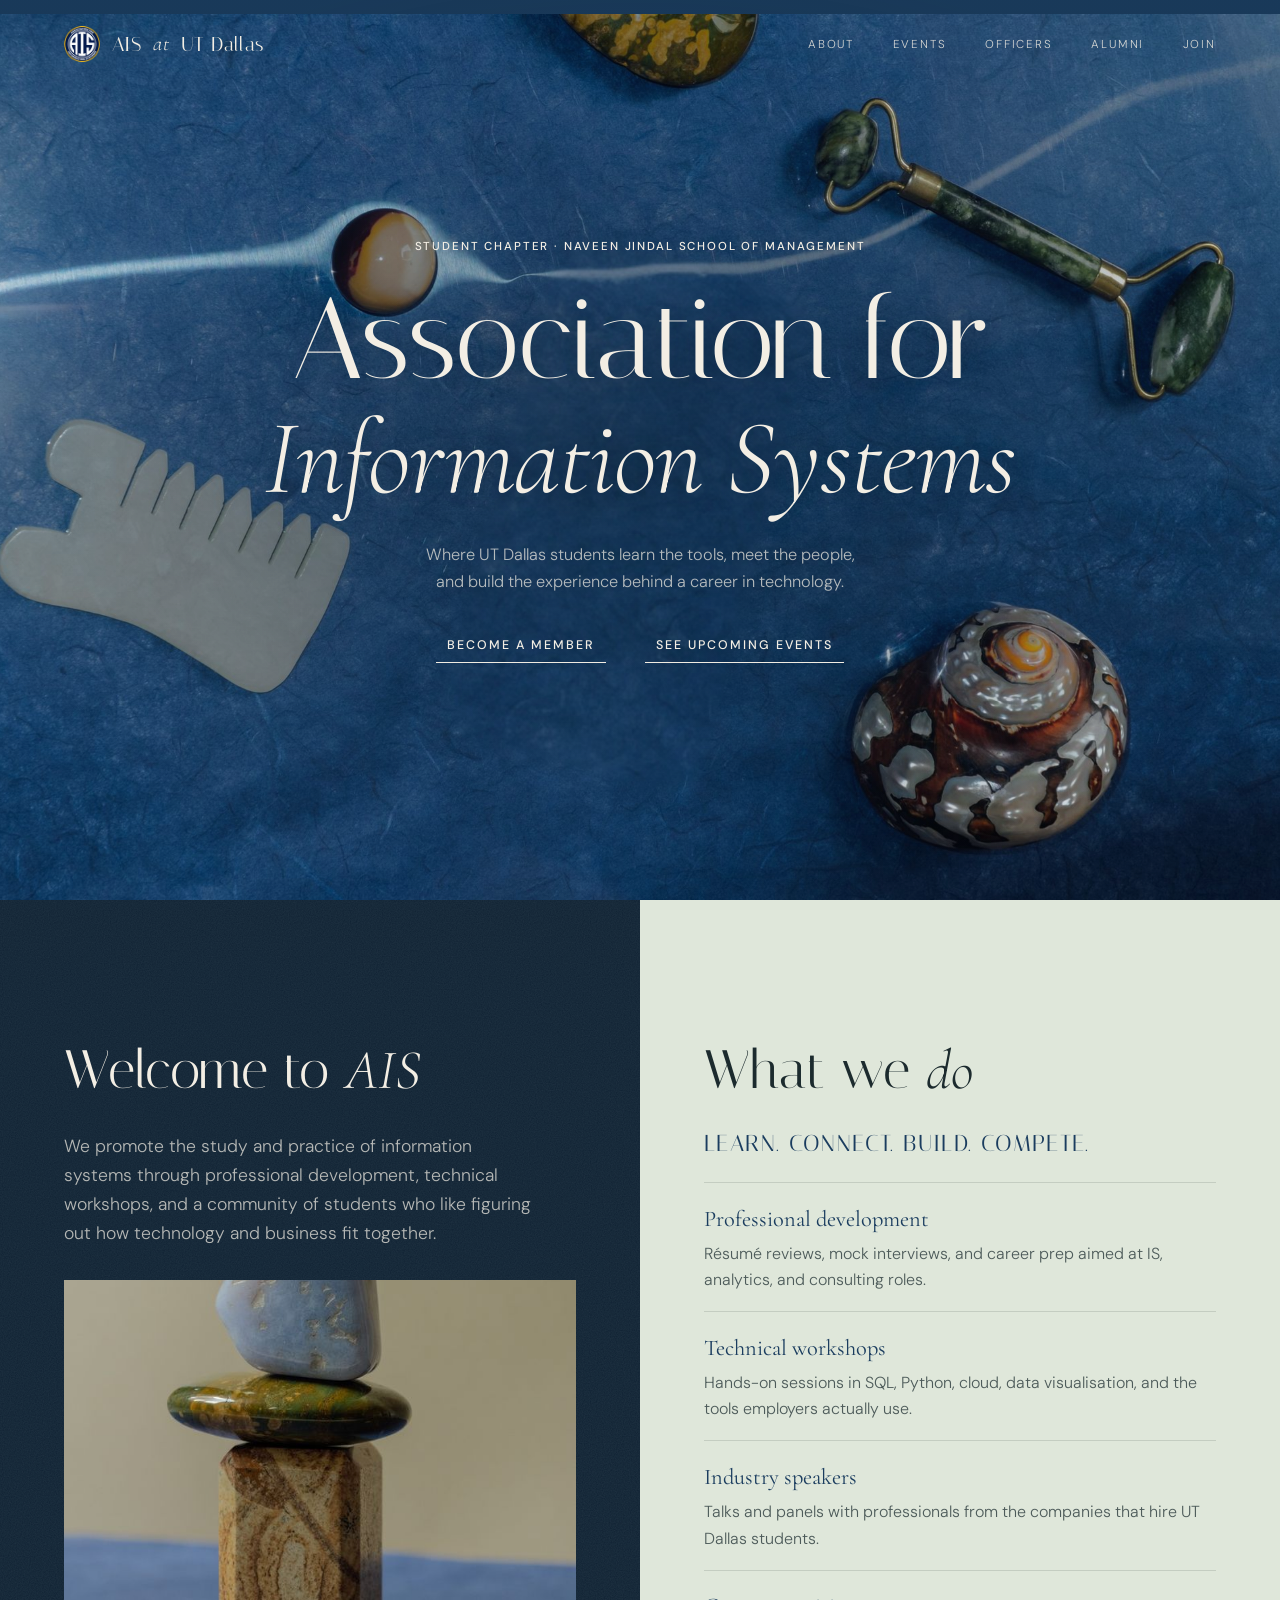
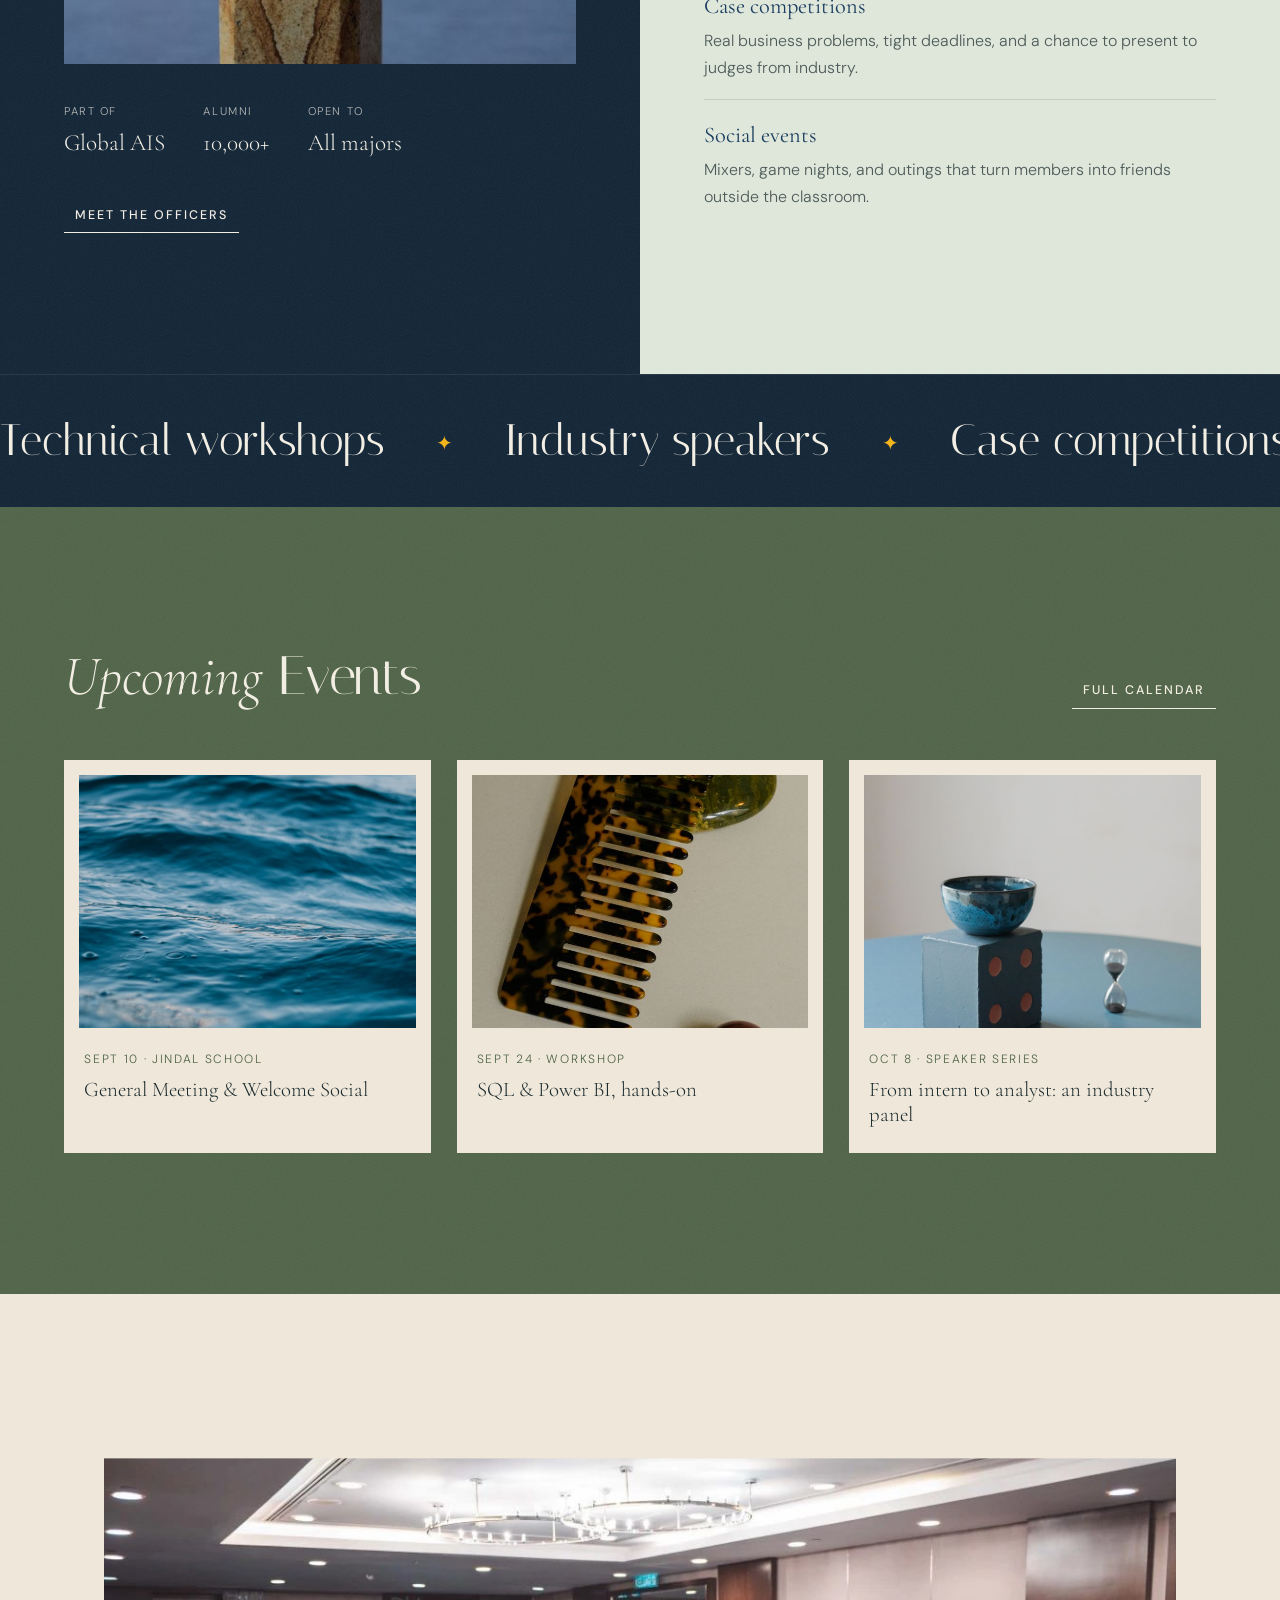
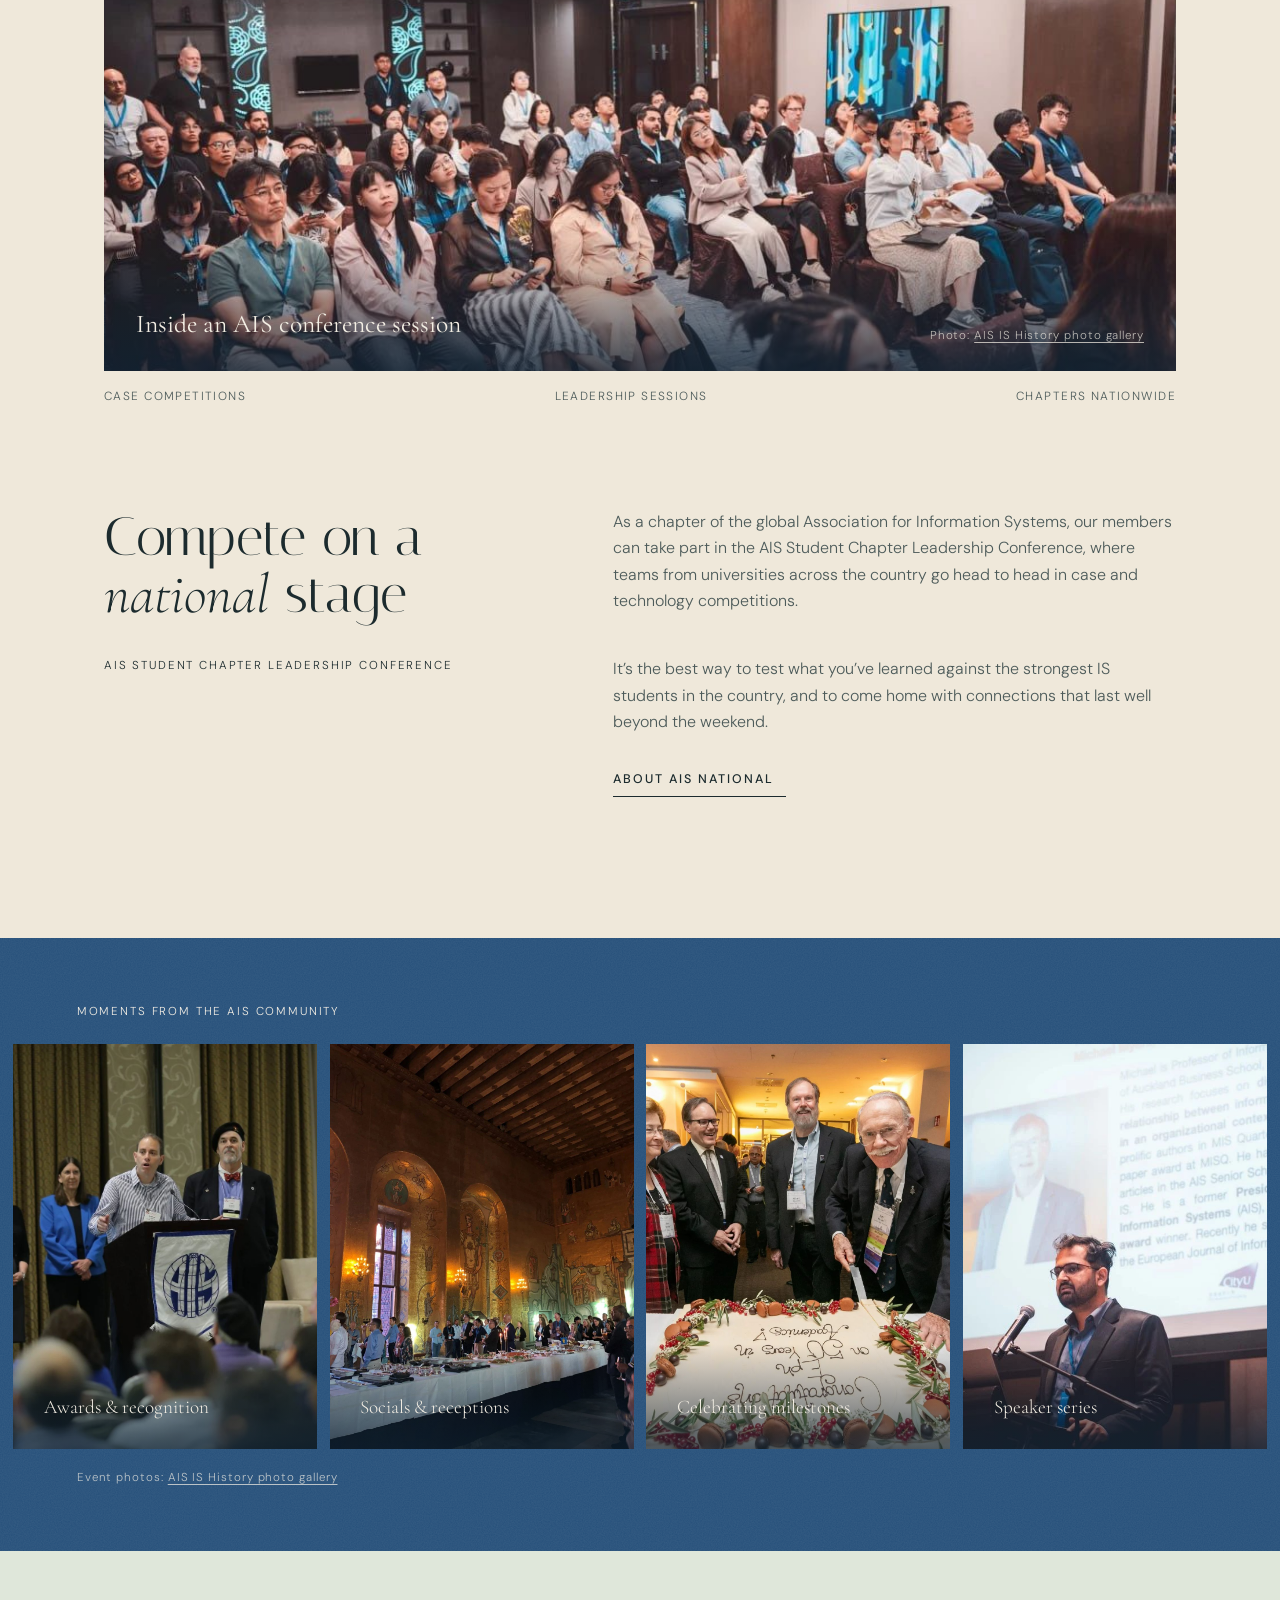
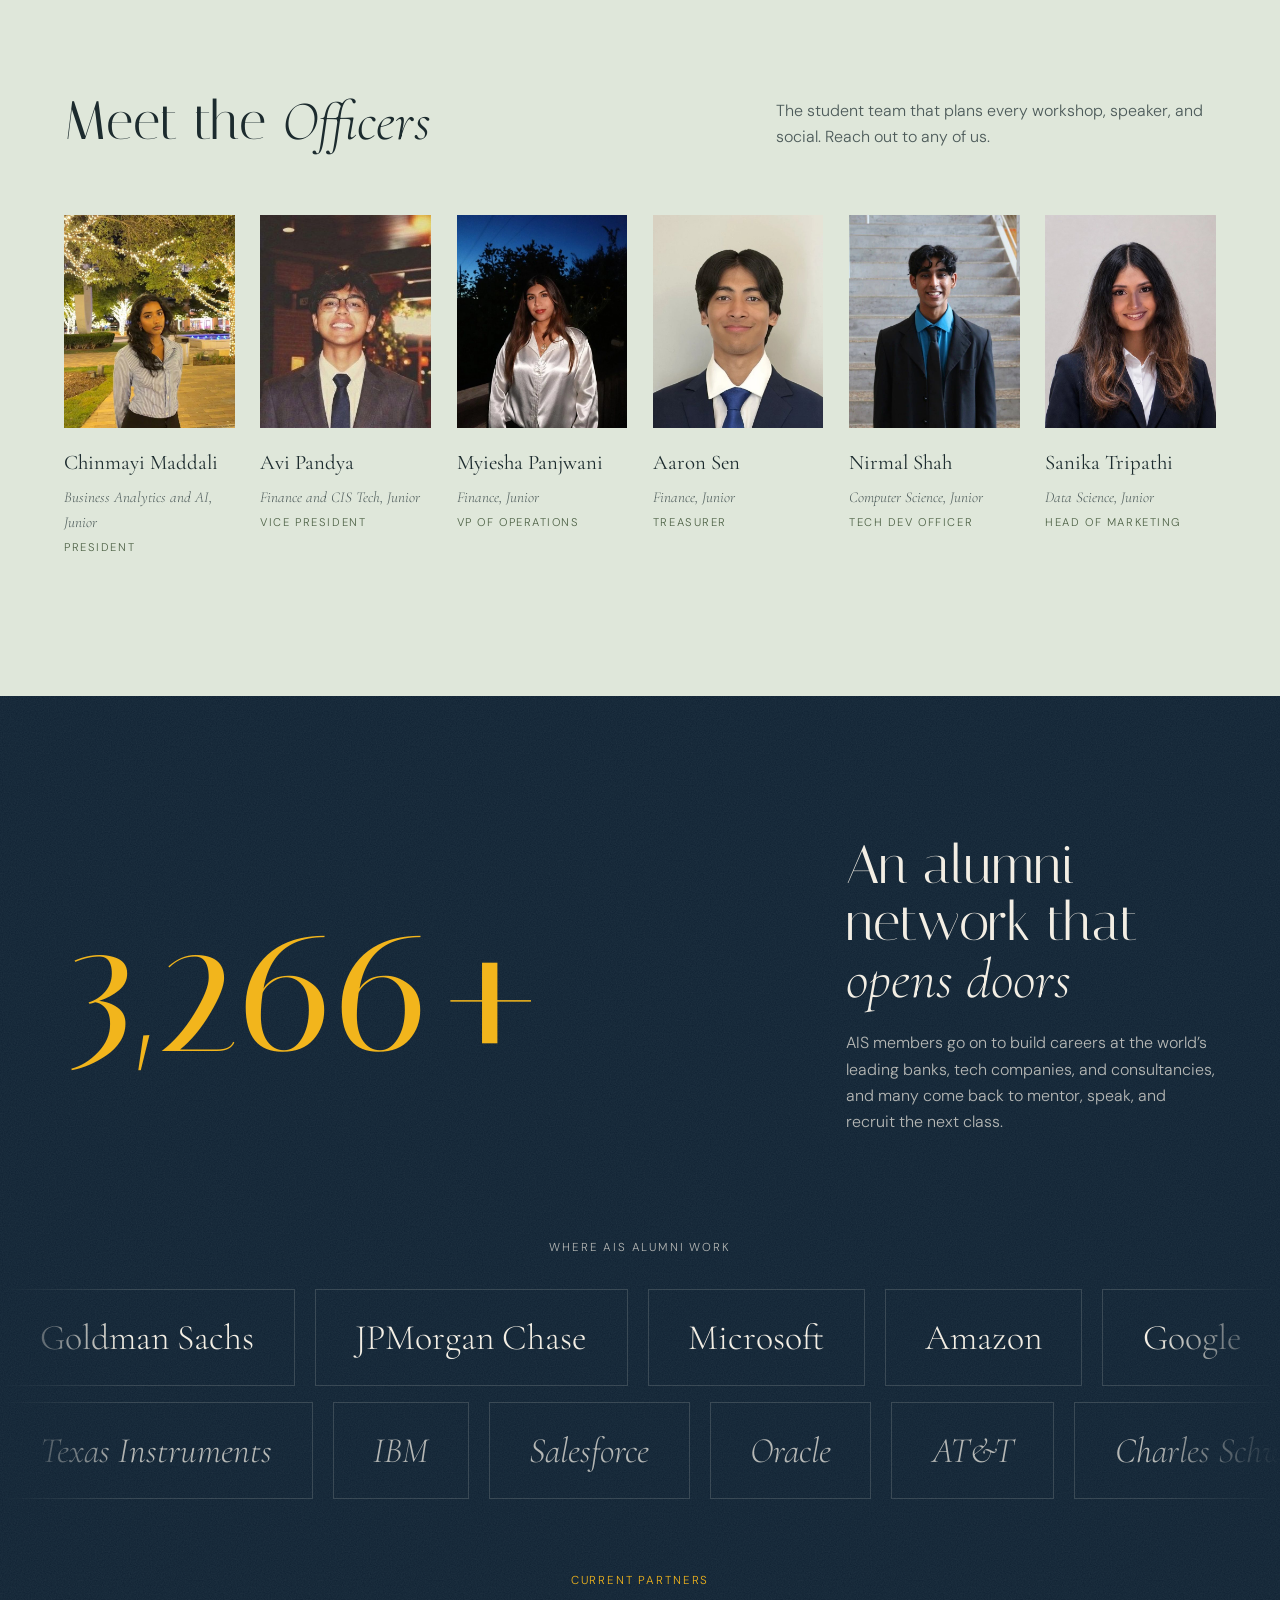
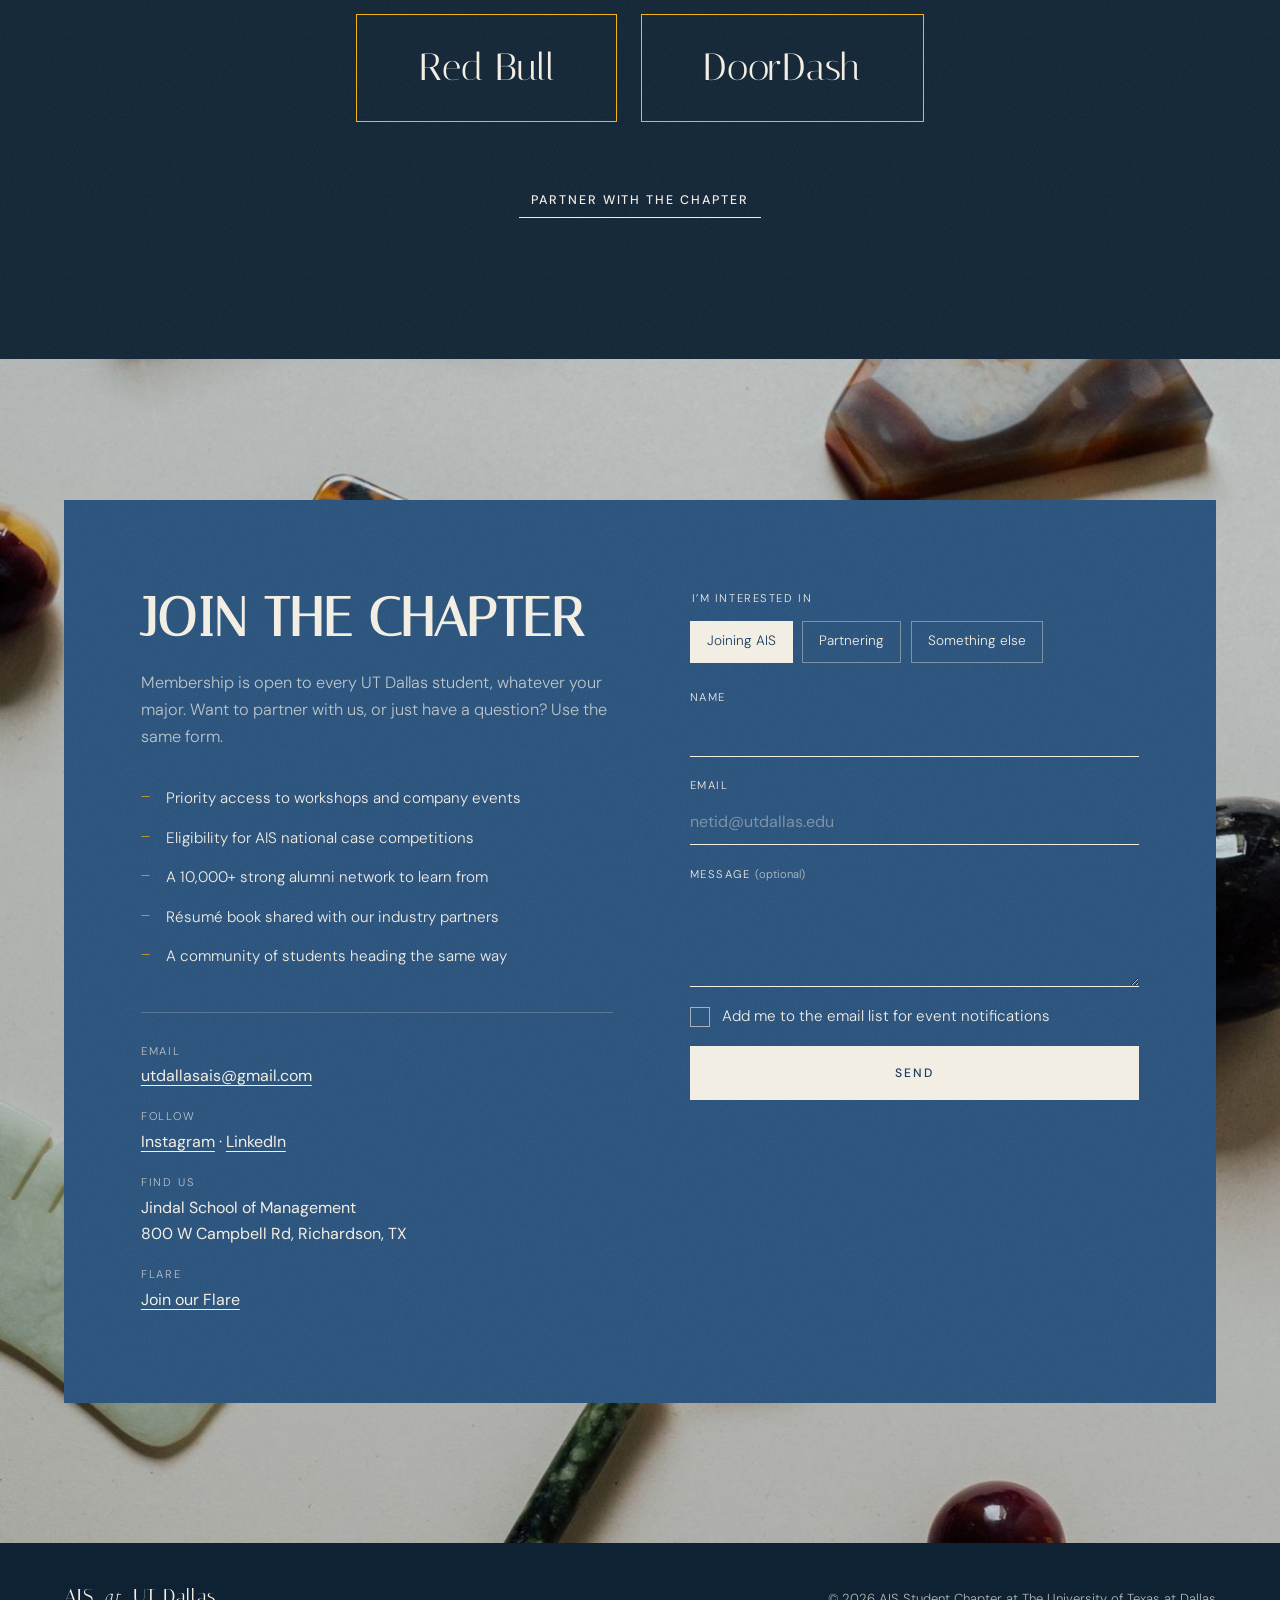
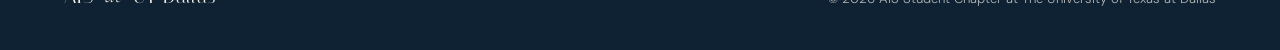
<file: index.html>
<!doctype html>
<html lang="en">
<head>
  <meta charset="utf-8">
  <meta name="viewport" content="width=device-width, initial-scale=1">
  <title>AIS at UT Dallas</title>
  <meta name="description" content="The UT Dallas student chapter of the Association for Information Systems: workshops, industry speakers, case competitions and community for students in information systems.">
  <meta name="theme-color" content="#0f2233">
  <link rel="icon" type="image/png" href="favicon.png">
  <link rel="preload" href="fonts/italiana-QmWaXw.woff2" as="font" type="font/woff2" crossorigin>
  <link rel="stylesheet" href="fonts/fonts.css?v=584db27">
  <link rel="stylesheet" href="styles.css?v=584db27">
</head>
<body>

  <div class="progress" aria-hidden="true"></div>
  <header class="nav" data-nav>
    <a class="nav__mark" href="#top"><img src="images/ais-logo-small.webp" alt="" width="36" height="36">AIS <em>at</em> UT Dallas</a>
    <button class="nav__toggle" type="button" aria-expanded="false" aria-controls="nav-links" data-nav-toggle>
      <span></span><span></span><span class="sr-only">Menu</span>
    </button>
    <nav class="nav__links" id="nav-links" aria-label="Primary">
      <a href="#about">About</a>
      <a href="#events">Events</a>
      <a href="#officers">Officers</a>
      <a href="#alumni">Alumni</a>
      <a href="#join">Join</a>
    </nav>
  </header>

  <main id="top">

    <!-- Hero -->
    <section class="hero">
      <img class="hero__img" data-parallax="0.25" src="images/hero.jpg" alt="Stones, a shell and a jade roller resting on deep blue handmade paper">
      <div class="hero__inner">
        <p class="eyebrow">Student Chapter · Naveen Jindal School of Management</p>
        <h1 class="display">
          <span class="line"><span>Association for</span></span>
          <em class="line"><span>Information Systems</span></em>
        </h1>
        <p class="hero__sub">Where UT Dallas students learn the tools, meet the people, and build the experience behind a career in technology.</p>
        <div class="hero__actions">
          <a class="link-line" href="#join">Become a member</a>
          <a class="link-line" href="#events">See upcoming events</a>
        </div>
      </div>
    </section>

    <!-- About: who we are + what we do -->
    <section class="split" id="about">
      <div class="panel panel--ink">
        <h2 class="heading">Welcome to <em>AIS</em></h2>
        <p class="lede">We promote the study and practice of information systems through professional development, technical workshops, and a community of students who like figuring out how technology and business fit together.</p>
        <figure class="frame">
          <img src="images/stone-stack.jpg" alt="Three smooth stones balanced on a block of banded jasper" loading="lazy">
        </figure>
        <dl class="facts">
          <div><dt>Part of</dt><dd>Global AIS</dd></div>
          <div><dt>Alumni</dt><dd>10,000+</dd></div>
          <div><dt>Open to</dt><dd>All majors</dd></div>
        </dl>
        <a class="link-line" href="#officers">Meet the officers</a>
      </div>

      <div class="panel panel--seaglass">
        <h2 class="heading">What we <em>do</em></h2>
        <p class="caps-display caps-display--small">Learn. Connect. Build. Compete.</p>
        <ul class="pillars">
          <li><strong>Professional development</strong><span>Résumé reviews, mock interviews, and career prep aimed at IS, analytics, and consulting roles.</span></li>
          <li><strong>Technical workshops</strong><span>Hands-on sessions in SQL, Python, cloud, data visualisation, and the tools employers actually use.</span></li>
          <li><strong>Industry speakers</strong><span>Talks and panels with professionals from the companies that hire UT Dallas students.</span></li>
          <li><strong>Case competitions</strong><span>Real business problems, tight deadlines, and a chance to present to judges from industry.</span></li>
          <li><strong>Social events</strong><span>Mixers, game nights, and outings that turn members into friends outside the classroom.</span></li>
        </ul>
      </div>
    </section>

    <!-- Marquee -->
    <div class="marquee" aria-hidden="true">
      <div class="marquee__track">
        <span>Technical workshops</span><span>Industry speakers</span><span>Case competitions</span><span>Career prep</span><span>Networking</span><span>Community</span>
        <span>Technical workshops</span><span>Industry speakers</span><span>Case competitions</span><span>Career prep</span><span>Networking</span><span>Community</span>
      </div>
    </div>

    <!-- Events -->
    <!--
      Events come from the chapter's public Google Calendar.
      Fill in both values below; until then the sample cards underneath are shown.
      data-calendar-id: Google Calendar → Settings → your calendar → "Integrate calendar" → Calendar ID
      data-api-key:     Google Cloud Console → Credentials → API key with the Google Calendar API enabled
    -->
    <section class="events" id="events" data-calendar-id="" data-api-key="">
      <div class="events__head">
        <h2 class="heading"><em>Upcoming</em> Events</h2>
        <a class="link-line" href="#" data-calendar-link target="_blank" rel="noopener">Full calendar</a>
      </div>
      <ol class="events__grid">
        <li>
          <a class="event" href="#">
            <img src="images/ocean.jpg" alt="" loading="lazy">
            <span class="event__meta">Sept 10 · Jindal School</span>
            <span class="event__title">General Meeting &amp; Welcome Social</span>
          </a>
        </li>
        <li>
          <a class="event" href="#">
            <img src="images/comb.jpg" alt="" loading="lazy">
            <span class="event__meta">Sept 24 · Workshop</span>
            <span class="event__title">SQL &amp; Power BI, hands-on</span>
          </a>
        </li>
        <li>
          <a class="event" href="#">
            <img src="images/blue-table.jpg" alt="" loading="lazy">
            <span class="event__meta">Oct 8 · Speaker series</span>
            <span class="event__title">From intern to analyst: an industry panel</span>
          </a>
        </li>
      </ol>
    </section>

    <!-- Feature: conference -->
    <section class="feature">
      <figure class="feature__photo">
        <img src="images/ais-conference.jpg" data-parallax="0.08" alt="A packed room of attendees listening to a session at an AIS conference" loading="lazy">
        <figcaption>
          <strong>Inside an AIS conference session</strong>
          <span>Photo: <a href="https://ishistory.aisnet.org/home/photo-gallery/" target="_blank" rel="noopener">AIS IS History photo gallery</a></span>
        </figcaption>
      </figure>
      <ul class="feature__tags" aria-label="Highlights">
        <li>Case competitions</li>
        <li>Leadership sessions</li>
        <li>Chapters nationwide</li>
      </ul>
      <div class="feature__text">
        <h2 class="heading">Compete on a <em>national</em> stage</h2>
        <p class="meta">AIS Student Chapter Leadership Conference</p>
        <p class="body">As a chapter of the global Association for Information Systems, our members can take part in the AIS Student Chapter Leadership Conference, where teams from universities across the country go head to head in case and technology competitions.</p>
        <p class="body">It’s the best way to test what you’ve learned against the strongest IS students in the country, and to come home with connections that last well beyond the weekend.</p>
        <a class="link-line link-line--dark" href="https://aisnet.org/" target="_blank" rel="noopener">About AIS national</a>
      </div>
    </section>

    <!-- Chapter life collage -->
    <section class="collage" aria-labelledby="collage-title">
      <p class="eyebrow" id="collage-title">Moments from the AIS community</p>
      <a class="collage__item collage__item--a collage__item--photo" href="https://aisnet.org/about-ais/awards/" target="_blank" rel="noopener">
        <img src="images/ais-awards.jpg" alt="A presenter speaking at an AIS-bannered podium during an awards ceremony" loading="lazy" style="object-position: 52% 40%">
        <span>Awards &amp; recognition</span>
      </a>
      <a class="collage__item collage__item--b collage__item--photo" href="#events">
        <img src="images/ais-reception.jpg" alt="Conference attendees gathered at a reception in a gilded mosaic hall" loading="lazy" style="object-position: 50% 60%">
        <span>Socials &amp; receptions</span>
      </a>
      <a class="collage__item collage__item--d collage__item--photo" href="https://ishistory.aisnet.org/awards/30-anniversary/" target="_blank" rel="noopener">
        <img src="images/ais-celebration.jpg" alt="AIS members celebrating a colleague's 50 years in academia with a cake" loading="lazy" style="object-position: 62% 50%">
        <span>Celebrating milestones</span>
      </a>
      <a class="collage__item collage__item--c collage__item--photo" href="https://aisnet.org/conferences/" target="_blank" rel="noopener">
        <img src="images/ais-speaker.jpg" style="object-position: 38% 50%" alt="A speaker at a lectern introducing a keynote at the AIS PACIS conference" loading="lazy">
        <span>Speaker series</span>
      </a>
      <p class="collage__credit">Event photos: <a href="https://ishistory.aisnet.org/home/photo-gallery/" target="_blank" rel="noopener">AIS IS History photo gallery</a></p>
    </section>

    <!-- Officers -->
    <section class="officers" id="officers">
      <div class="officers__head">
        <h2 class="heading">Meet the <em>Officers</em></h2>
        <p class="body">The student team that plans every workshop, speaker, and social. Reach out to any of us.</p>
      </div>
      <ul class="officers__grid">
        <li><span class="avatar"><img src="images/officer-chinmayi.jpg" alt="Portrait of Chinmayi Maddali" loading="lazy"></span><strong>Chinmayi Maddali</strong><em class="officer__meta">Business Analytics and AI, Junior</em><span>President</span></li>
        <li><span class="avatar"><img src="images/officer-avi.jpg" alt="Portrait of Avi Pandya" loading="lazy"></span><strong>Avi Pandya</strong><em class="officer__meta">Finance and CIS Tech, Junior</em><span>Vice President</span></li>
        <li><span class="avatar"><img src="images/officer-myiesha.jpg" alt="Portrait of Myiesha Panjwani" loading="lazy"></span><strong>Myiesha Panjwani</strong><em class="officer__meta">Finance, Junior</em><span>VP of Operations</span></li>
        <li><span class="avatar"><img src="images/officer-aaron.jpg" alt="Portrait of Aaron Sen" loading="lazy"></span><strong>Aaron Sen</strong><em class="officer__meta">Finance, Junior</em><span>Treasurer</span></li>
        <li><span class="avatar"><img src="images/officer-nirmal.jpg" alt="Portrait of Nirmal Shah" loading="lazy"></span><strong>Nirmal Shah</strong><em class="officer__meta">Computer Science, Junior</em><span>Tech Dev Officer</span></li>
        <li><span class="avatar"><img src="images/officer-sanika.jpg" alt="Portrait of Sanika Tripathi" loading="lazy"></span><strong>Sanika Tripathi</strong><em class="officer__meta">Data Science, Junior</em><span>Head of Marketing</span></li>
      </ul>
    </section>

    <!-- Alumni network -->
    <section class="alumni" id="alumni" aria-labelledby="alumni-title">
      <div class="alumni__head">
        <p class="alumni__stat"><span class="alumni__ghost" aria-hidden="true">10,000+</span><span class="alumni__live"><span data-count="10000">10,000</span>+</span></p>
        <div>
          <h2 class="heading" id="alumni-title">An alumni network that <em>opens doors</em></h2>
          <p class="body">AIS members go on to build careers at the world’s leading banks, tech companies, and consultancies, and many come back to mentor, speak, and recruit the next class.</p>
        </div>
      </div>
      <p class="eyebrow alumni__label">Where AIS alumni work</p>
      <div class="ticker">
        <ul class="ticker__row"><li>Goldman Sachs</li><li>JPMorgan Chase</li><li>Microsoft</li><li>Amazon</li><li>Google</li><li>Deloitte</li><li>Accenture</li><li>EY</li><li>PwC</li><li>KPMG</li><li>Bank of America</li><li>Capital One</li><li>Goldman Sachs</li><li>JPMorgan Chase</li><li>Microsoft</li><li>Amazon</li><li>Google</li><li>Deloitte</li><li>Accenture</li><li>EY</li><li>PwC</li><li>KPMG</li><li>Bank of America</li><li>Capital One</li></ul>
        <ul class="ticker__row ticker__row--reverse" aria-hidden="true"><li>Texas Instruments</li><li>IBM</li><li>Salesforce</li><li>Oracle</li><li>AT&amp;T</li><li>Charles Schwab</li><li>Dell Technologies</li><li>Toyota</li><li>American Airlines</li><li>Citi</li><li>Wells Fargo</li><li>Southwest Airlines</li><li>Texas Instruments</li><li>IBM</li><li>Salesforce</li><li>Oracle</li><li>AT&amp;T</li><li>Charles Schwab</li><li>Dell Technologies</li><li>Toyota</li><li>American Airlines</li><li>Citi</li><li>Wells Fargo</li><li>Southwest Airlines</li></ul>
      </div>
      <div class="partners">
        <p class="eyebrow partners__label">Current partners</p>
        <ul class="partners__list">
          <li>Red Bull</li>
          <li>DoorDash</li>
        </ul>
      </div>
      <a class="link-line" href="#join" data-topic="Partnering or sponsoring">Partner with the chapter</a>
    </section>

    <!-- Join + contact -->
    <section class="contact" id="join">
      <img class="contact__bg" src="images/stones-cream.jpg" alt="" loading="lazy">
      <div class="contact__panel">
        <div class="contact__intro">
          <h2 class="caps-display caps-display--light">Join the chapter</h2>
          <p class="contact__lede">Membership is open to every UT Dallas student, whatever your major. Want to partner with us, or just have a question? Use the same form.</p>
          <ul class="checks checks--light">
            <li>Priority access to workshops and company events</li>
            <li>Eligibility for AIS national case competitions</li>
            <li>A 10,000+ strong alumni network to learn from</li>
            <li>Résumé book shared with our industry partners</li>
            <li>A community of students heading the same way</li>
          </ul>
          <dl class="contact__details">
            <div><dt>Email</dt><dd><a href="mailto:utdallasais@gmail.com">utdallasais@gmail.com</a></dd></div>
            <div><dt>Follow</dt><dd><a href="https://www.instagram.com/utdallasais/" target="_blank" rel="noopener">Instagram</a> · <a href="https://www.linkedin.com/company/utdallasais/" target="_blank" rel="noopener">LinkedIn</a></dd></div>
            <div><dt>Find us</dt><dd>Jindal School of Management<br>800 W Campbell Rd, Richardson, TX</dd></div>
            <div><dt>Flare</dt><dd><a href="https://flare-event.app.link/EcJCg0AUW0b" target="_blank" rel="noopener">Join our Flare</a></dd></div>
          </dl>
        </div>

        <form class="form contact__form" action="https://formsubmit.co/utdallasais@gmail.com" method="POST" data-form>
          <input type="hidden" name="_subject" value="New AIS membership interest" data-subject>
          <input type="hidden" name="_template" value="table">
          <input type="hidden" name="_captcha" value="false">
          <input class="honeypot" type="text" name="_honey" tabindex="-1" autocomplete="off" aria-hidden="true">
          <fieldset class="choice">
            <legend>I’m interested in</legend>
            <label><input type="radio" name="topic" value="Joining AIS" data-subject-value="New AIS membership interest" checked><span>Joining AIS</span></label>
            <label><input type="radio" name="topic" value="Partnering or sponsoring" data-subject-value="New AIS partnership inquiry"><span>Partnering</span></label>
            <label><input type="radio" name="topic" value="Something else" data-subject-value="New message from the AIS website"><span>Something else</span></label>
          </fieldset>
          <label class="field"><span>Name</span><input type="text" name="name" required autocomplete="name"></label>
          <label class="field"><span>Email</span><input type="email" name="email" required autocomplete="email" placeholder="netid@utdallas.edu"></label>
          <label class="field"><span>Message <em class="field__opt">(optional)</em></span><textarea name="message" rows="3"></textarea></label>
          <label class="optin">
            <input type="checkbox" name="Email list" value="Yes, add me to the event email list">
            <span>Add me to the email list for event notifications</span>
          </label>
          <button class="button button--light" type="submit">Send</button>
          <p class="form__note" role="status" aria-live="polite"></p>
        </form>
      </div>
    </section>
  </main>

  <footer class="footer">
    <span class="nav__mark">AIS <em>at</em> UT Dallas</span>
    <span>© <span data-year></span> AIS Student Chapter at The University of Texas at Dallas</span>
  </footer>

  <script src="script.js?v=584db27"></script>
</body>
</html>
</file>
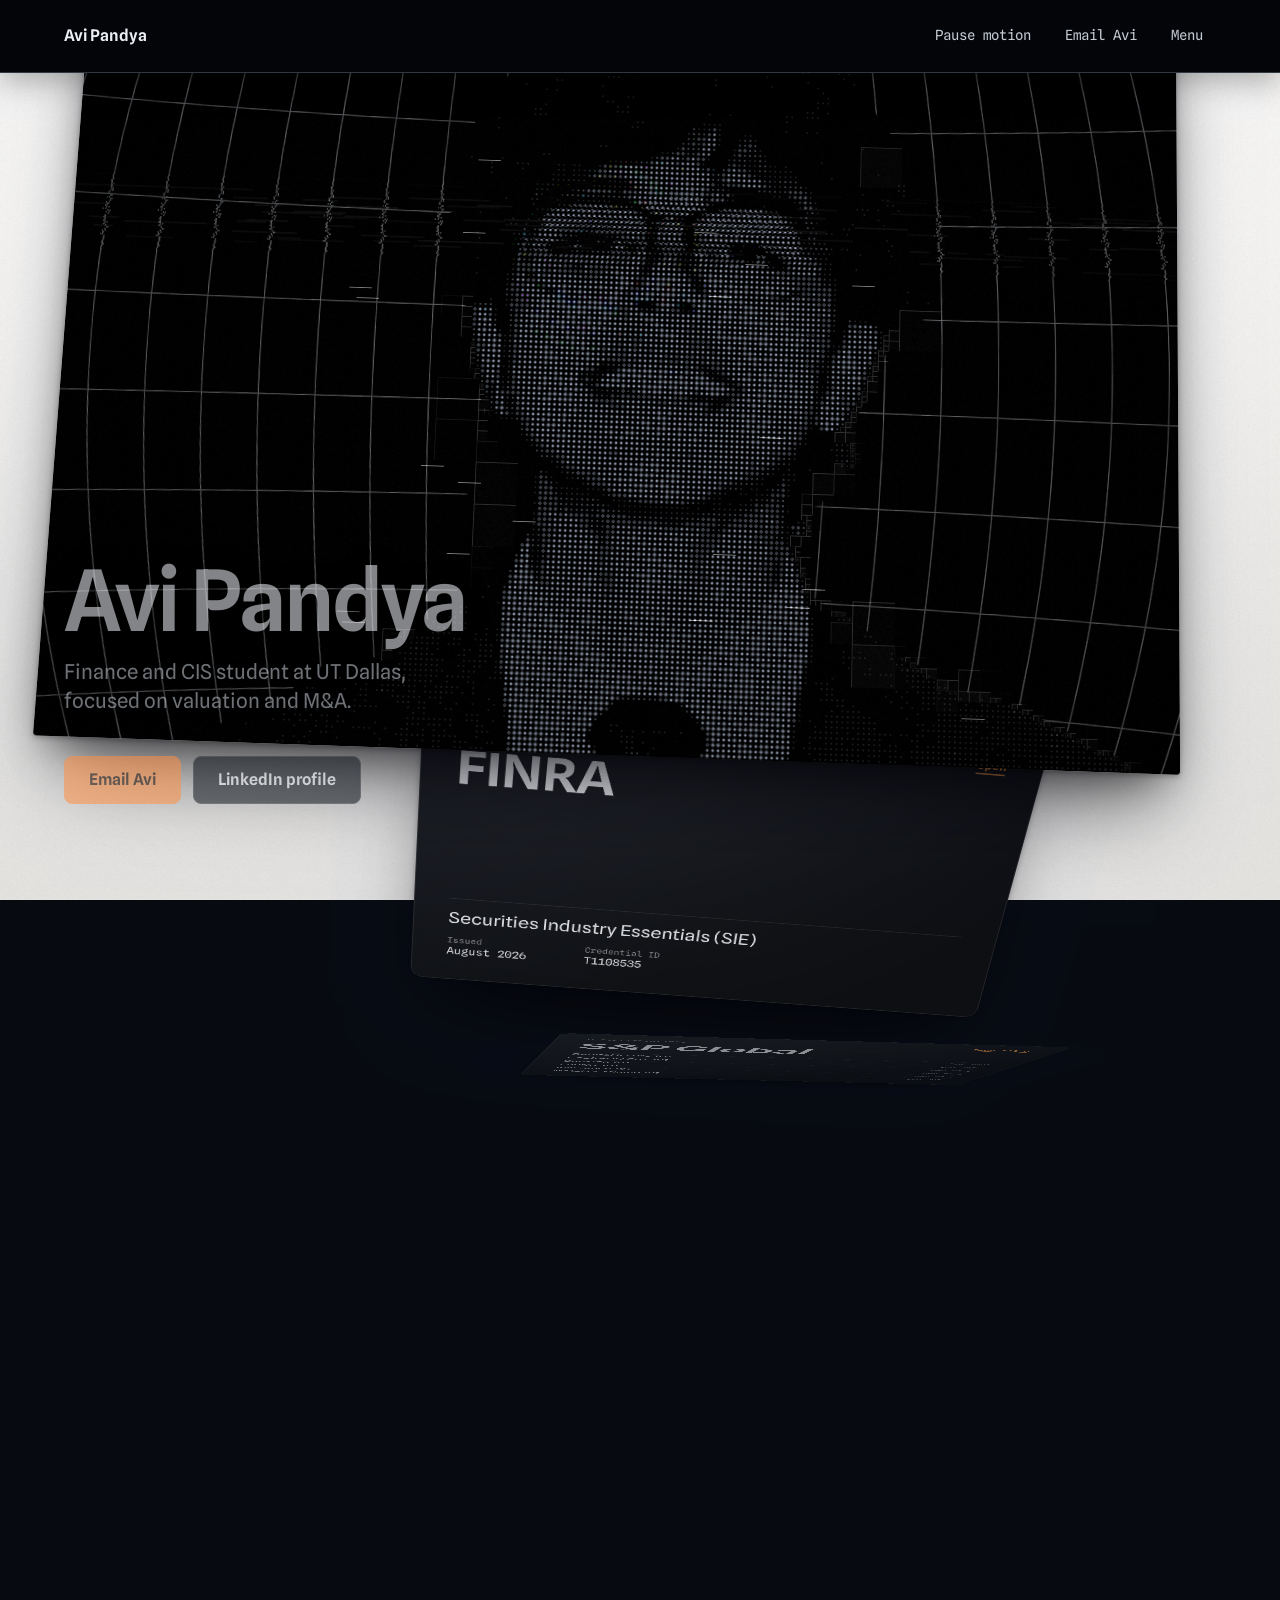
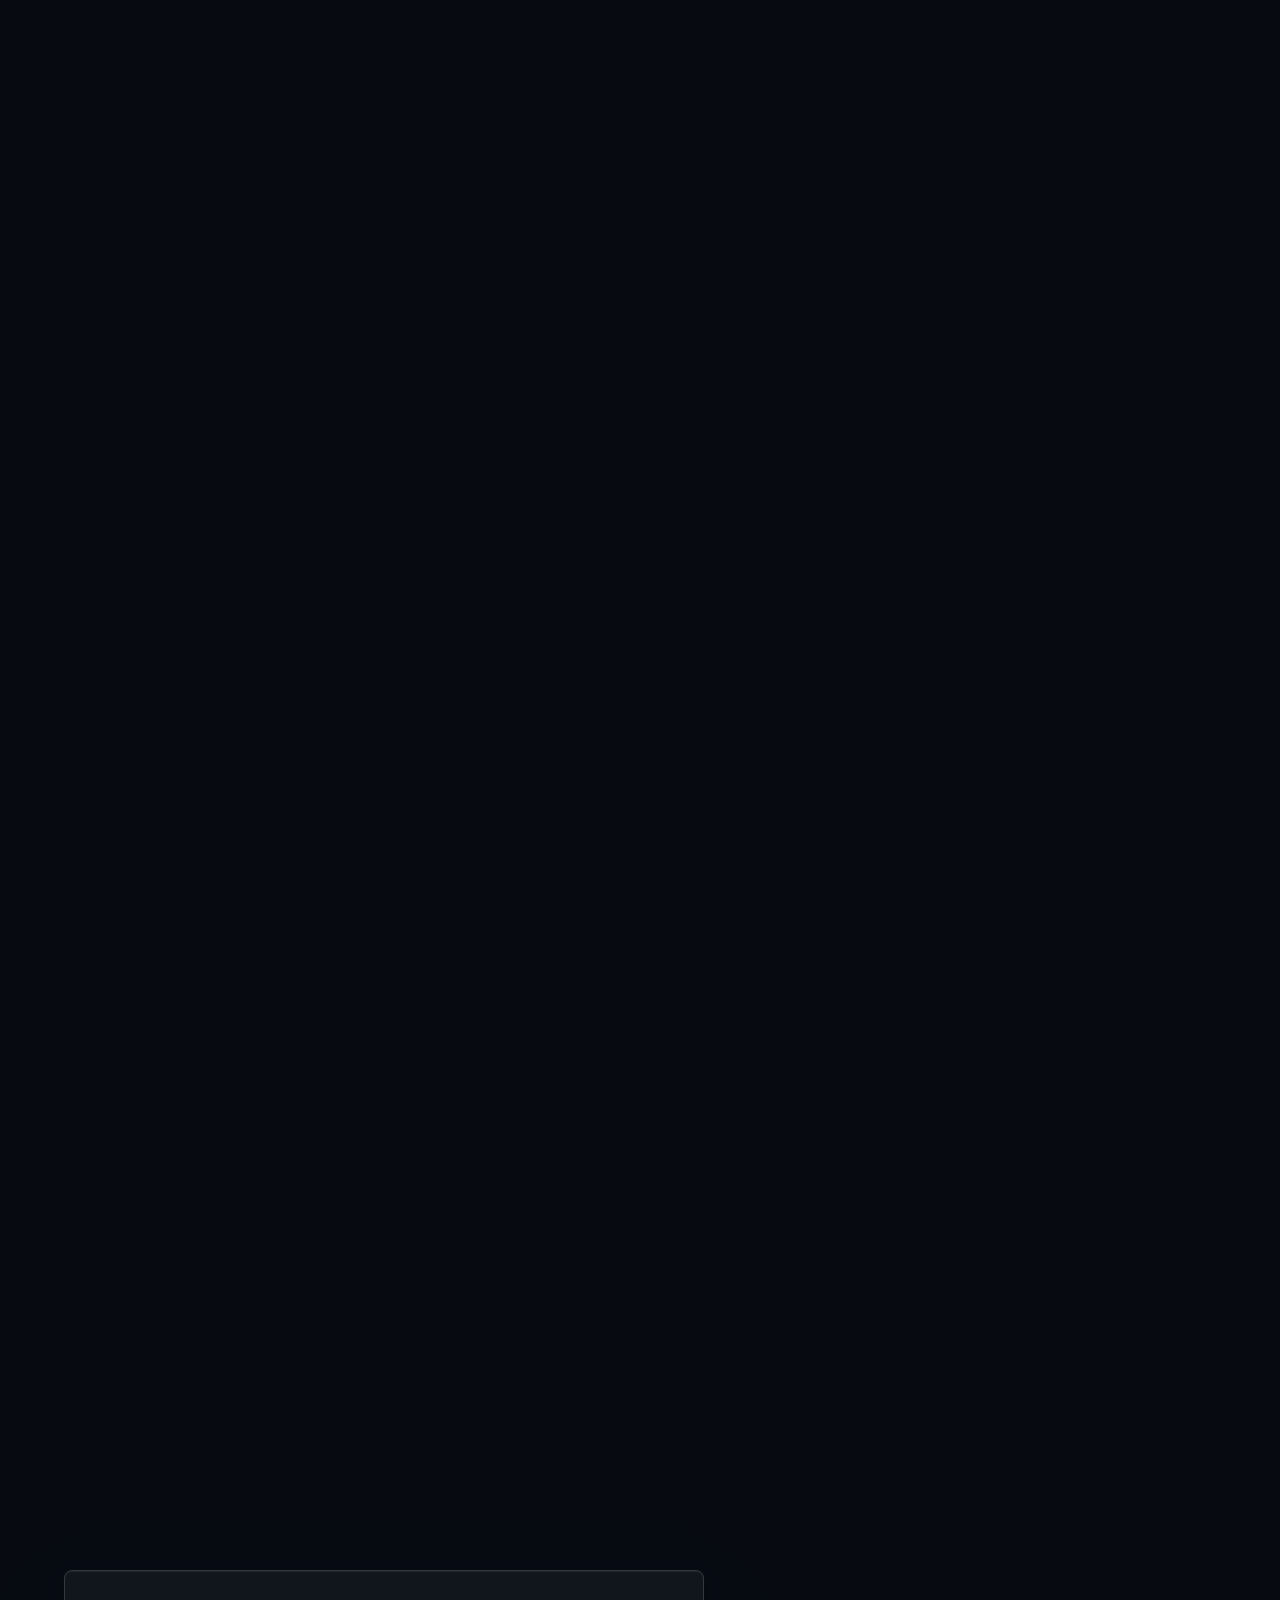
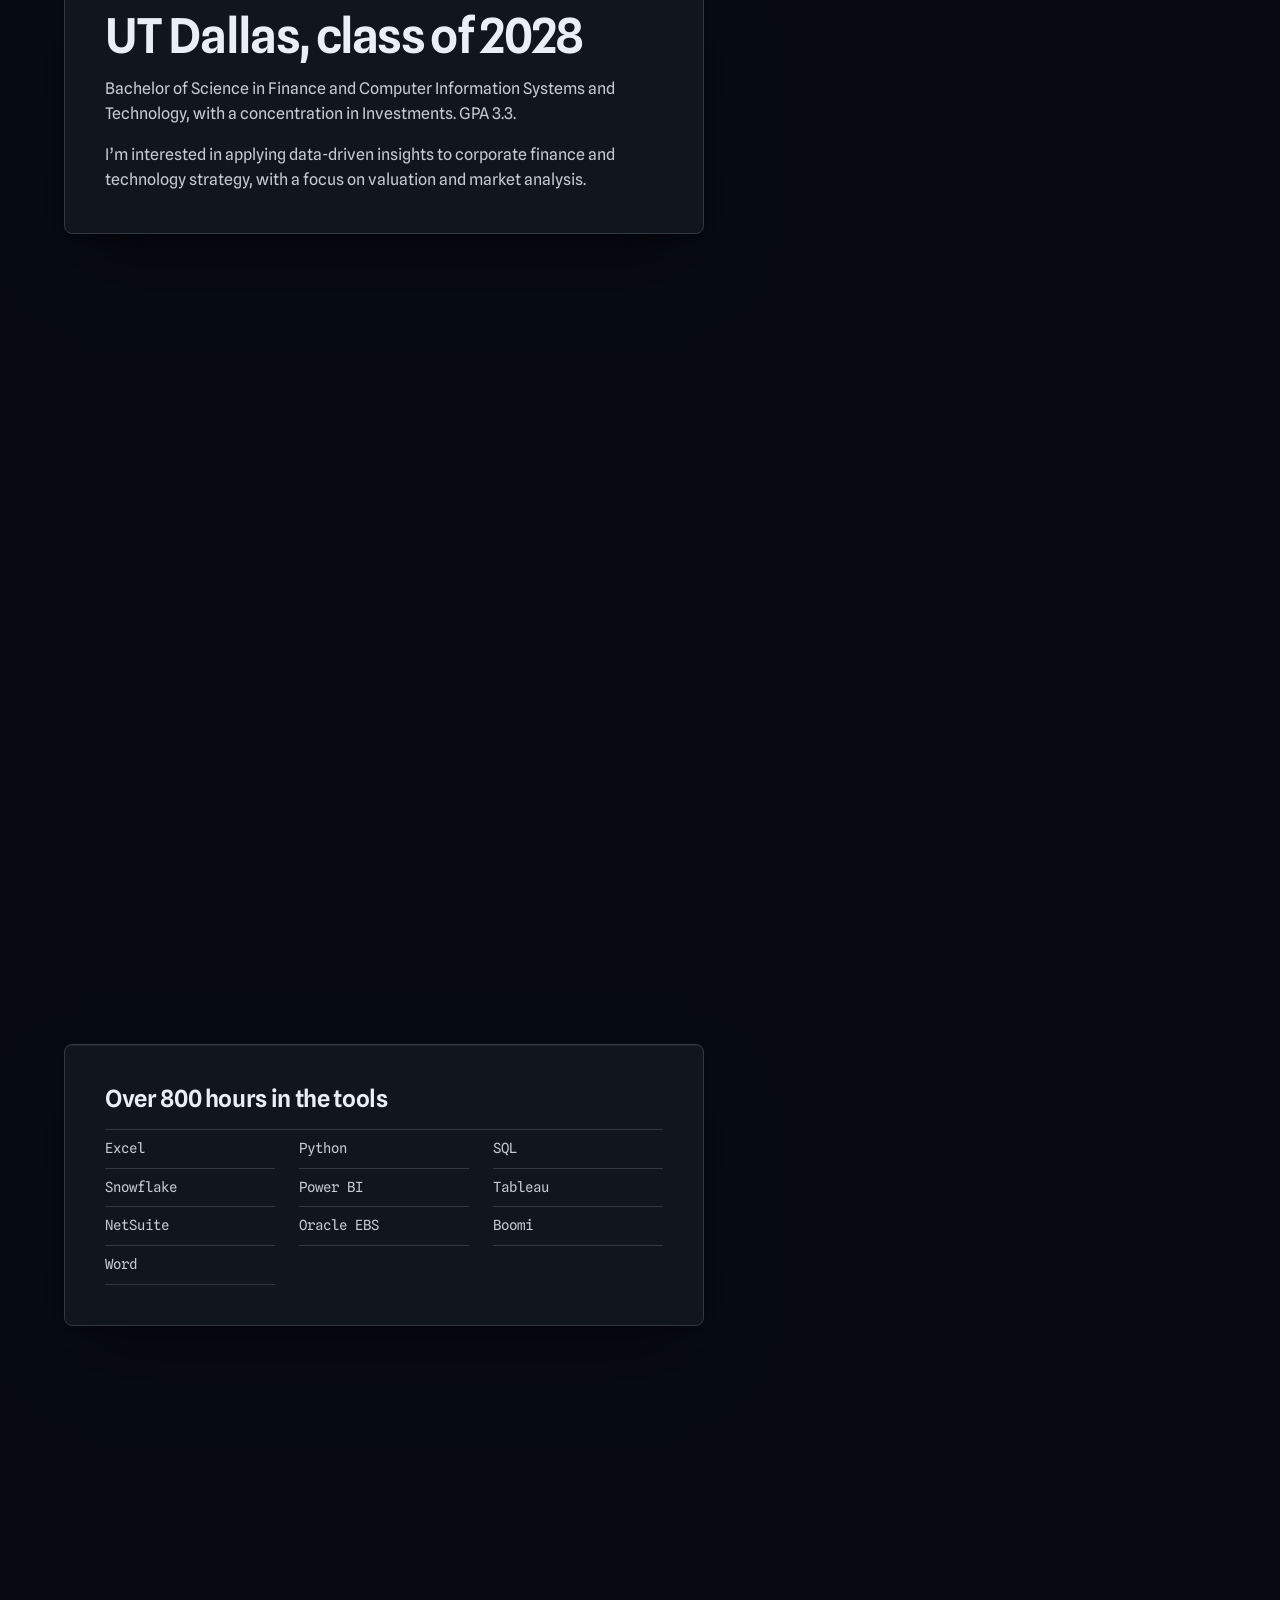
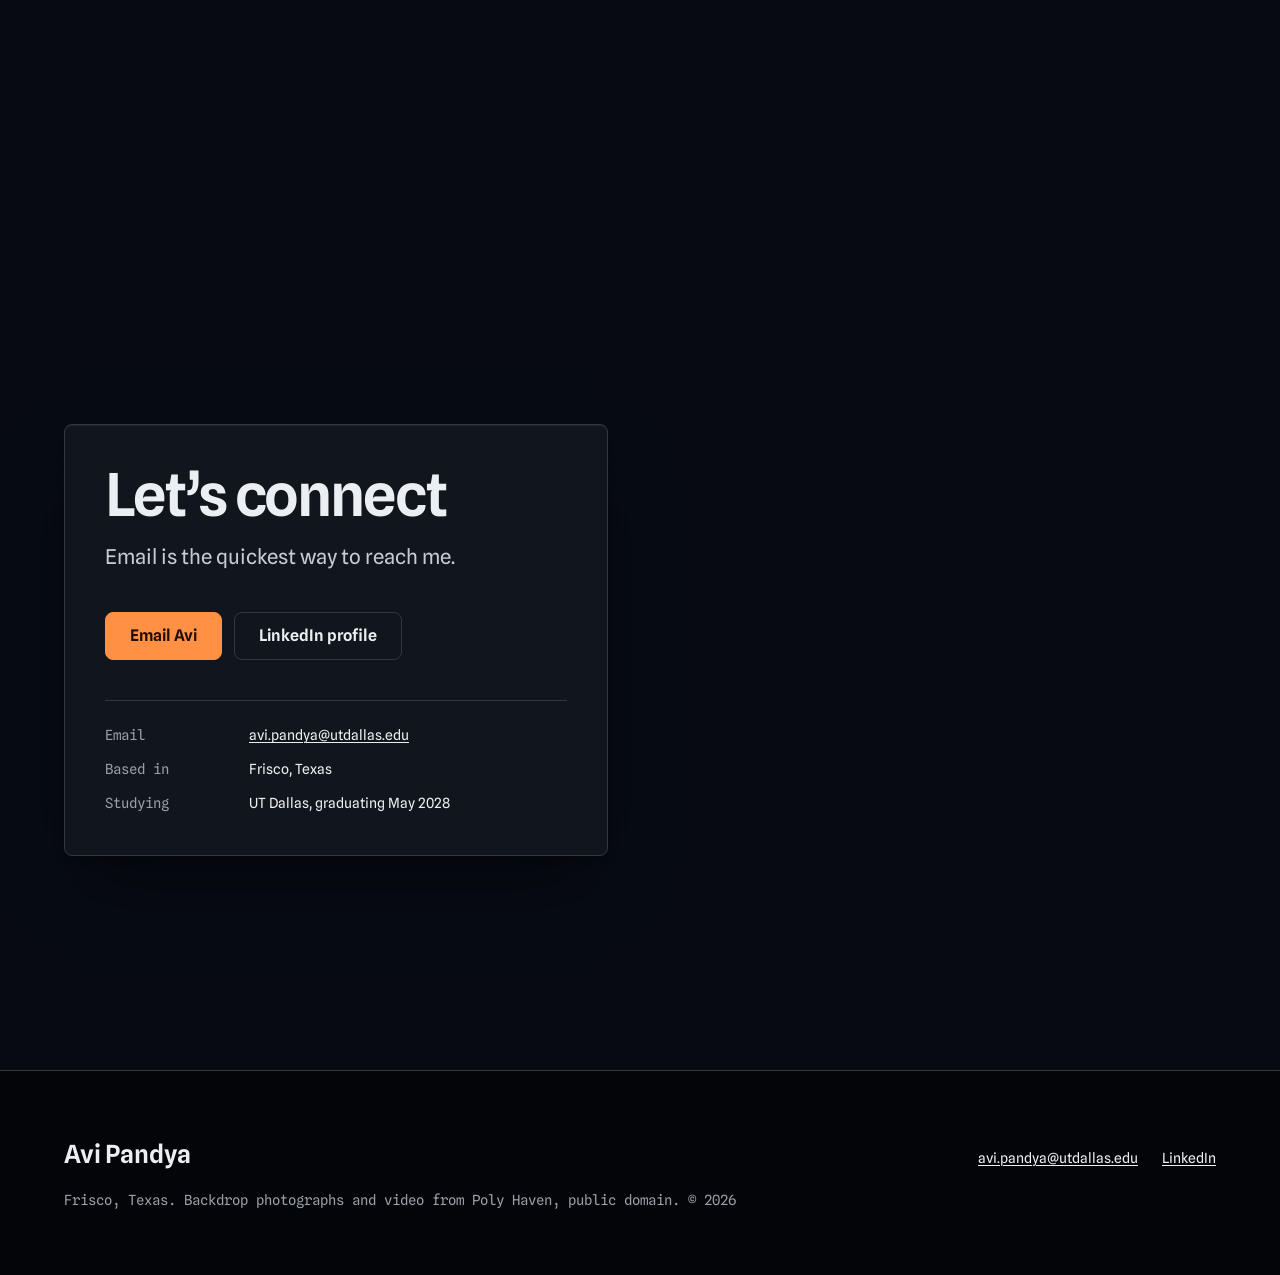
<file: portfolio/index.html>
<!doctype html>
<html lang="en" class="no-js">
<head>
  <meta charset="utf-8">
  <meta name="viewport" content="width=device-width, initial-scale=1, viewport-fit=cover">
  <title>Avi Pandya, finance and information systems</title>
  <meta name="description" content="Avi Pandya studies finance and information systems at UT Dallas and works as an analyst intern at Inogen.">
  <meta name="theme-color" content="#0b0f17">
  <script>document.documentElement.classList.replace('no-js', 'js');</script>
  <link rel="preload" href="fonts/spline-sans-mono-400.woff2" as="font" type="font/woff2" crossorigin>
  <link rel="preload" href="fonts/spline-sans-mono-600.woff2" as="font" type="font/woff2" crossorigin>
  <link rel="stylesheet" href="style.css">
</head>
<body>

  <a class="skip" href="#credentials">Skip to the resume</a>

  <!-- the backdrop: the white sheet, the city drop-down video, the alley -->
  <canvas id="world" aria-hidden="true"></canvas>
  <!-- the certification cards, floating over the white sheet -->
  <div class="cards" aria-hidden="true"></div>
  <!-- the dot-matrix portrait; it also becomes the first floating card -->
  <canvas id="hero" role="img" aria-label="Dot-matrix portrait of Avi Pandya, smiling, in glasses, a dark suit and tie, in front of a wireframe grid"></canvas>
  <img class="hero-fallback" src="assets/portrait.webp" alt="Avi Pandya, smiling, in glasses, a dark suit and tie" width="640" height="800">

  <header class="nav">
    <a class="nav__mark" href="#top" data-goto="top">Avi Pandya</a>
    <div class="nav__end">
      <button class="nav__link nav__motion" type="button" aria-pressed="false">Pause motion</button>
      <a class="nav__link nav__mail" href="mailto:avi.pandya@utdallas.edu">Email Avi</a>
      <button class="nav__link nav__menu" type="button" aria-expanded="false" aria-controls="menu"><span class="nav__menu-label">Menu</span></button>
    </div>
  </header>

  <main>
    <section class="hero" id="top" data-s="0 0.5" aria-labelledby="hero-h">
      <div class="container hero__inner">
        <h1 class="hero__name" id="hero-h">Avi Pandya</h1>
        <p class="hero__line">Finance and CIS student at UT Dallas, focused on valuation and M&amp;A.</p>
        <div class="hero__actions">
          <a class="btn" href="mailto:avi.pandya@utdallas.edu">Email Avi</a>
          <a class="btn btn--quiet" href="https://www.linkedin.com/in/avipandya" target="_blank" rel="noopener">LinkedIn profile</a>
        </div>
      </div>
    </section>

    <section class="certs" id="credentials" data-s="0.5 4.5" aria-labelledby="certs-h">
      <div class="container certs__track">
        <div class="certs__sheet">
          <h2 class="certs__h" id="certs-h">Twenty-eight certifications</h2>
          <ol class="certs__list">
            <li class="issuer">
              <button class="issuer__btn" type="button" aria-haspopup="dialog"><span class="issuer__name">FINRA</span><span class="issuer__count">1</span></button>
              <ul class="issuer__certs">
                <li class="cert" data-short="SIE exam"><span class="cert__name">Securities Industry Essentials (SIE)</span> <span class="cert__meta">Issued <time datetime="2026-08">August 2026</time></span> <span class="cert__id">Credential ID T1108535</span> <span class="cert__note">Securities regulations, products and trading practices, from equity and debt to market structure.</span></li>
              </ul>
            </li>
            <li class="issuer">
              <button class="issuer__btn" type="button" aria-haspopup="dialog"><span class="issuer__name">S&amp;P Global</span><span class="issuer__count">6</span></button>
              <ul class="issuer__certs">
                <li class="cert" data-short="Capital IQ Pro 101"><span class="cert__name">Capital IQ Pro 101 Certification</span> <span class="cert__meta">Issued <time datetime="2026-09">September 2026</time></span> <a class="cert__link" href="https://spglobal.thoughtindustries.com/c/s/o5N0jKgpXDw4bY4qaEwEvnR373ZhPpiskozbvcc3GslrH4NW1Plp4V8abSZT_GjF" target="_blank" rel="noopener">Show credential</a></li>
                <li class="cert" data-short="Capital IQ Pro 201"><span class="cert__name">Capital IQ Pro 201 Certification</span> <span class="cert__meta">Issued <time datetime="2026-09">September 2026</time></span> <a class="cert__link" href="https://spglobal.thoughtindustries.com/c/s/sah_Keu5D5Bt5eQdpDqyYbIHVCirkg5WewvUYh6m19j4buL1ZZgkoRASLI7fSUFf" target="_blank" rel="noopener">Show credential</a></li>
                <li class="cert" data-short="Banking 101"><span class="cert__name">Banking 101 Certification</span> <span class="cert__meta">Issued <time datetime="2026-09">September 2026</time></span> <a class="cert__link" href="https://spglobal.thoughtindustries.com/c/s/aNLhXFEnItY8kMHaBgENEcM99r9YO8y0Zne2fdVqyQtJ9VEQPT0ofVDNvyVzRllw" target="_blank" rel="noopener">Show credential</a></li>
                <li class="cert" data-short="Energy 101"><span class="cert__name">Energy 101 Certification</span> <span class="cert__meta">Issued <time datetime="2026-09">September 2026</time></span> <a class="cert__link" href="https://spglobal.thoughtindustries.com/c/s/077-cuV3-yAlfehtbaFZL30QrepGR7MxWEbL4ooeGo25lfLwlm8kaTtrMm_hJ-9J" target="_blank" rel="noopener">Show credential</a></li>
                <li class="cert" data-short="Insurance 101"><span class="cert__name">Insurance 101 Certification</span> <span class="cert__meta">Issued <time datetime="2026-09">September 2026</time></span> <a class="cert__link" href="https://spglobal.thoughtindustries.com/c/s/nJMSqcTmls5os3hjZecYZ75jXnYJ__0q0EM0OCu6Y_vCf1VItxkljJIZBxbvkyOW" target="_blank" rel="noopener">Show credential</a></li>
                <li class="cert" data-short="Metals &amp; Mining 101"><span class="cert__name">Metals &amp; Mining 101 Certification</span> <span class="cert__meta">Issued <time datetime="2026-09">September 2026</time></span> <a class="cert__link" href="https://spglobal.thoughtindustries.com/c/s/5O0NNHCHazqBu3BPMr_P-JXpKoKy1jN3r63-a9Nl4GrlqvYTAeNR-dyfGNP8ubyx" target="_blank" rel="noopener">Show credential</a></li>
              </ul>
            </li>
            <li class="issuer">
              <button class="issuer__btn" type="button" aria-haspopup="dialog"><span class="issuer__name">Bloomberg</span><span class="issuer__count">4</span></button>
              <ul class="issuer__certs">
                <li class="cert" data-short="Finance Fundamentals"><span class="cert__name">Bloomberg Finance Fundamentals</span> <span class="cert__meta">Issued <time datetime="2026-06">June 2026</time></span> <span class="cert__id">Credential ID o4gG1qCS7WHqic8fPfTcCv2f</span> <a class="cert__link" href="https://portal.bloombergforeducation.com/certificates/o4gG1qCS7WHqic8fPfTcCv2f" target="_blank" rel="noopener">Show credential</a></li>
                <li class="cert" data-short="Market Concepts"><span class="cert__name">Bloomberg Market Concepts</span> <span class="cert__meta">Issued <time datetime="2026-08">August 2026</time></span> <span class="cert__id">Credential ID ySpy8Y1KGxmExabAihKduhPp</span> <a class="cert__link" href="https://portal.bloombergforeducation.com/certificates/ySpy8Y1KGxmExabAihKduhPp" target="_blank" rel="noopener">Show credential</a></li>
                <li class="cert" data-short="ESG"><span class="cert__name">Environmental Social Governance</span> <span class="cert__meta">Issued <time datetime="2026-08">August 2026</time></span> <span class="cert__id">Credential ID zcdhkLLAX4xefPJYC38aRLYg</span> <a class="cert__link" href="https://portal.bloombergforeducation.com/certificates/zcdhkLLAX4xefPJYC38aRLYg" target="_blank" rel="noopener">Show credential</a></li>
                <li class="cert" data-short="Spreadsheet Analysis"><span class="cert__name">Bloomberg Spreadsheet Analysis</span> <span class="cert__meta">Issued <time datetime="2026-08">August 2026</time></span> <span class="cert__id">Credential ID RcfCYW27oWzPA8oKguV1WorA</span> <a class="cert__link" href="https://portal.bloombergforeducation.com/certificates/RcfCYW27oWzPA8oKguV1WorA" target="_blank" rel="noopener">Show credential</a></li>
              </ul>
            </li>
            <li class="issuer">
              <button class="issuer__btn" type="button" aria-haspopup="dialog"><span class="issuer__name">LSEG</span><span class="issuer__count">4</span></button>
              <ul class="issuer__certs">
                <li class="cert" data-short="Finance Essentials"><span class="cert__name">LSEG Finance Essentials</span> <span class="cert__meta">Issued <time datetime="2026-08">August 2026</time></span></li>
                <li class="cert" data-short="Datastream"><span class="cert__name">LSEG Datastream Certification</span> <span class="cert__meta">Issued <time datetime="2026-08">August 2026</time></span></li>
                <li class="cert" data-short="Workspace"><span class="cert__name">LSEG Workspace Certification Assessment</span> <span class="cert__meta">Issued <time datetime="2026-09">September 2026</time></span> <a class="cert__link" href="https://learningcentre.lseg.com/c/s/xEHrIqLGbDjQ4csyY9LNOjMWADxJGH6odTYMDK0nCNt4Duw9-Y6XfnZJq6Nuw59H" target="_blank" rel="noopener">Show credential</a></li>
                <li class="cert" data-short="World-Check One"><span class="cert__name">LSEG World-Check One: Case Manager Screener Certification Assessment</span> <span class="cert__meta">Issued <time datetime="2026-09">September 2026</time></span> <a class="cert__link" href="https://learningcentre.lseg.com/c/s/0IigaLAENi7xMMl58BRuJbJDIn8-fCvrI4KDuwCP1KmAVf9fW4cLBN6jV3xFJN6J" target="_blank" rel="noopener">Show credential</a></li>
              </ul>
            </li>
            <li class="issuer">
              <button class="issuer__btn" type="button" aria-haspopup="dialog"><span class="issuer__name">FactSet, Boomi and Microsoft</span><span class="issuer__count">4</span></button>
              <ul class="issuer__certs">
                <li class="cert" data-short="FactSet Core Products" data-issuer="FactSet"><span class="cert__name">FactSet Essentials: Core Products</span> <span class="cert__meta">Issued <time datetime="2026-09">September 2026</time></span> <span class="cert__id">Credential ID p7ub5xub9hhi</span> <a class="cert__link" href="https://verify.skilljar.com/c/p7ub5xub9hhi" target="_blank" rel="noopener">Show credential</a></li>
                <li class="cert" data-short="Boomi Associate Administrator" data-issuer="Boomi"><span class="cert__name">Boomi Associate Administrator Certification</span> <span class="cert__meta">Issued <time datetime="2026-02">February 2026</time>, expires <time datetime="2036-02">February 2036</time></span></li>
                <li class="cert" data-short="Microsoft Word 2016" data-issuer="Microsoft"><span class="cert__name">Microsoft Office Specialist: Microsoft Word 2016</span> <span class="cert__meta">Issued <time datetime="2022-03">March 2022</time></span></li>
                <li class="cert" data-short="Microsoft PowerPoint 2016" data-issuer="Microsoft"><span class="cert__name">Microsoft Office Specialist: Microsoft PowerPoint 2016</span> <span class="cert__meta">Issued <time datetime="2022-03">March 2022</time>, expires <time datetime="2034-01">January 2034</time></span></li>
              </ul>
            </li>
            <li class="issuer">
              <button class="issuer__btn" type="button" aria-haspopup="dialog"><span class="issuer__name">Forage</span><span class="issuer__count">5</span></button>
              <ul class="issuer__certs">
                <li class="cert" data-short="J.P. Morgan Investment Banking"><span class="cert__name">J.P. Morgan Investment Banking Job Simulation</span> <span class="cert__meta">Issued <time datetime="2025-11">November 2025</time></span> <span class="cert__id">Credential ID mdGi49Tpuj3RG9qrf</span> <span class="cert__note">Chose an acquisition target, built a DCF valuation with competitive and operational risks, and wrote a two-page client briefing.</span> <a class="cert__link" href="https://www.theforage.com/completion-certificates/Sj7temL583QAYpHXD/YD2kY95RQxQtXxFTS_Sj7temL583QAYpHXD_6906cef38adb65ab3bf4c80b_1762197597477_completion_certificate.pdf" target="_blank" rel="noopener">Show credential</a></li>
                <li class="cert" data-short="Goldman Sachs Operations"><span class="cert__name">Goldman Sachs Operations Job Simulation</span> <span class="cert__meta">Issued <time datetime="2025-11">November 2025</time></span> <span class="cert__id">Credential ID qhgSyXvTjM8nMx8fM</span> <a class="cert__link" href="https://www.theforage.com/completion-certificates/MBA4MnZTNFEoJZGnk/wNge9cjzNTXD2acrv_MBA4MnZTNFEoJZGnk_6906cef38adb65ab3bf4c80b_1762187403196_completion_certificate.pdf" target="_blank" rel="noopener">Show credential</a></li>
                <li class="cert" data-short="Citi Investment Banking"><span class="cert__name">Citi Investment Banking Job Simulation</span> <span class="cert__meta">Issued <time datetime="2025-11">November 2025</time></span> <span class="cert__id">Credential ID QJZrP2Z2vMMjTZZGe</span> <a class="cert__link" href="https://www.theforage.com/completion-certificates/8eNRcRqBZM9HLvwGw/amBSJDTDDFcYiKq9Z_8eNRcRqBZM9HLvwGw_6906cef38adb65ab3bf4c80b_1764538935611_completion_certificate.pdf" target="_blank" rel="noopener">Show credential</a></li>
                <li class="cert" data-short="Citi Wealth"><span class="cert__name">Citi Wealth Job Simulation</span> <span class="cert__meta">Issued <time datetime="2025-11">November 2025</time></span> <span class="cert__id">Credential ID 5fdx7yzRm4Lkqj93v</span> <span class="cert__note">Built a diversified client portfolio through asset allocation, security selection and tax-efficient strategy.</span> <a class="cert__link" href="https://www.theforage.com/completion-certificates/8eNRcRqBZM9HLvwGw/249ruQ55C2R3ZAjnt_8eNRcRqBZM9HLvwGw_6906cef38adb65ab3bf4c80b_1763158129370_completion_certificate.pdf" target="_blank" rel="noopener">Show credential</a></li>
                <li class="cert" data-short="Bank of America Investment Banking"><span class="cert__name">Bank of America Investment Banking Job Simulation</span> <span class="cert__meta">Issued <time datetime="2025-11">November 2025</time></span> <span class="cert__id">Credential ID SPPDrxqY3Q2tpRqYf</span> <span class="cert__note">Built integrated DCF and comparable company models whose analysis guided a potential $25M acquisition.</span> <a class="cert__link" href="https://www.theforage.com/completion-certificates/fMCqmt8qR4G85Puue/Hi8MJQE5T3MeTRWQR_fMCqmt8qR4G85Puue_6906cef38adb65ab3bf4c80b_1764273994887_completion_certificate.pdf" target="_blank" rel="noopener">Show credential</a></li>
              </ul>
            </li>
            <li class="issuer">
              <button class="issuer__btn" type="button" aria-haspopup="dialog"><span class="issuer__name">freeCodeCamp</span><span class="issuer__count">4</span></button>
              <ul class="issuer__certs">
                <li class="cert" data-short="Data Visualization"><span class="cert__name">Data Visualization</span> <span class="cert__meta">Issued <time datetime="2024-07">July 2024</time></span> <span class="cert__id">Credential ID avipandya-dv</span> <a class="cert__link" href="https://freecodecamp.org/certification/AviPandya/data-visualization" target="_blank" rel="noopener">Show credential</a></li>
                <li class="cert" data-short="Scientific Computing with Python"><span class="cert__name">Scientific Computing with Python</span> <span class="cert__meta">Issued <time datetime="2024-03">March 2024</time></span> <a class="cert__link" href="https://freecodecamp.org/certification/AviPandya/scientific-computing-with-python-v7" target="_blank" rel="noopener">Show credential</a></li>
                <li class="cert" data-short="JavaScript Algorithms"><span class="cert__name">JavaScript Algorithms and Data Structures (Beta)</span> <span class="cert__meta">Issued <time datetime="2024-03">March 2024</time></span> <a class="cert__link" href="https://freecodecamp.org/certification/AviPandya/javascript-algorithms-and-data-structures-v8" target="_blank" rel="noopener">Show credential</a></li>
                <li class="cert" data-short="Responsive Web Design"><span class="cert__name">Responsive Web Design</span> <span class="cert__meta">Issued <time datetime="2024-03">March 2024</time></span> <a class="cert__link" href="https://freecodecamp.org/certification/AviPandya/responsive-web-design" target="_blank" rel="noopener">Show credential</a></li>
              </ul>
            </li>
          </ol>
        </div>
      </div>
    </section>

    <section class="about" id="about" data-s="4.5 6.8" aria-labelledby="about-h">
      <div class="container about__grid">
        <div class="panel about__school">
          <h2 class="section-h" id="about-h">UT Dallas, class of 2028</h2>
          <p>Bachelor of Science in Finance and Computer Information Systems and Technology, with a concentration in Investments. GPA 3.3.</p>
          <p>I’m interested in applying data-driven insights to corporate finance and technology strategy, with a focus on valuation and market analysis.</p>
        </div>
        <div class="panel about__tools">
          <h3 class="panel__h">Over 800 hours in the tools</h3>
          <ul class="tools">
            <li>Excel</li><li>Python</li><li>SQL</li><li>Snowflake</li><li>Power BI</li><li>Tableau</li><li>NetSuite</li><li>Oracle EBS</li><li>Boomi</li><li>Word</li>
          </ul>
        </div>
      </div>
    </section>

    <section class="contact" id="connect" data-s="6.8 7.8" aria-labelledby="connect-h">
      <div class="container contact__grid">
        <div class="panel contact__panel">
          <h2 class="contact__h" id="connect-h">Let’s connect</h2>
          <p class="contact__line">Email is the quickest way to reach me.</p>
          <div class="hero__actions">
            <a class="btn" href="mailto:avi.pandya@utdallas.edu">Email Avi</a>
            <a class="btn btn--quiet" href="https://www.linkedin.com/in/avipandya" target="_blank" rel="noopener">LinkedIn profile</a>
          </div>
          <dl class="contact__facts">
            <div><dt>Email</dt><dd><a href="mailto:avi.pandya@utdallas.edu">avi.pandya@utdallas.edu</a></dd></div>
            <div><dt>Based in</dt><dd>Frisco, Texas</dd></div>
            <div><dt>Studying</dt><dd>UT Dallas, graduating May 2028</dd></div>
          </dl>
        </div>
        <div class="contact__stage" id="spline-slot" aria-hidden="true"></div>
      </div>
    </section>
  </main>

  <footer class="foot">
    <div class="container foot__grid">
      <p class="foot__mark">Avi Pandya</p>
      <p class="foot__links"><a href="mailto:avi.pandya@utdallas.edu">avi.pandya@utdallas.edu</a><a href="https://www.linkedin.com/in/avipandya" target="_blank" rel="noopener">LinkedIn</a></p>
      <p class="foot__note">Frisco, Texas. Backdrop photographs and video from Poly Haven, public domain. © <span data-year>2026</span></p>
    </div>
  </footer>

  <!-- Full-screen menu -->
  <div class="menu" id="menu" hidden>
    <nav class="container menu__list" aria-label="Sections">
      <a href="#credentials" data-goto="credentials"><span class="menu__n">01</span><span>Certifications</span></a>
      <a href="#about" data-goto="about"><span class="menu__n">02</span><span>Education</span></a>
      <a href="#connect" data-goto="connect"><span class="menu__n">03</span><span>Contact</span></a>
    </nav>
  </div>

  <div class="cursor" aria-hidden="true"></div>

  <script src="js/main.js" type="module"></script>
</body>
</html>
</file>
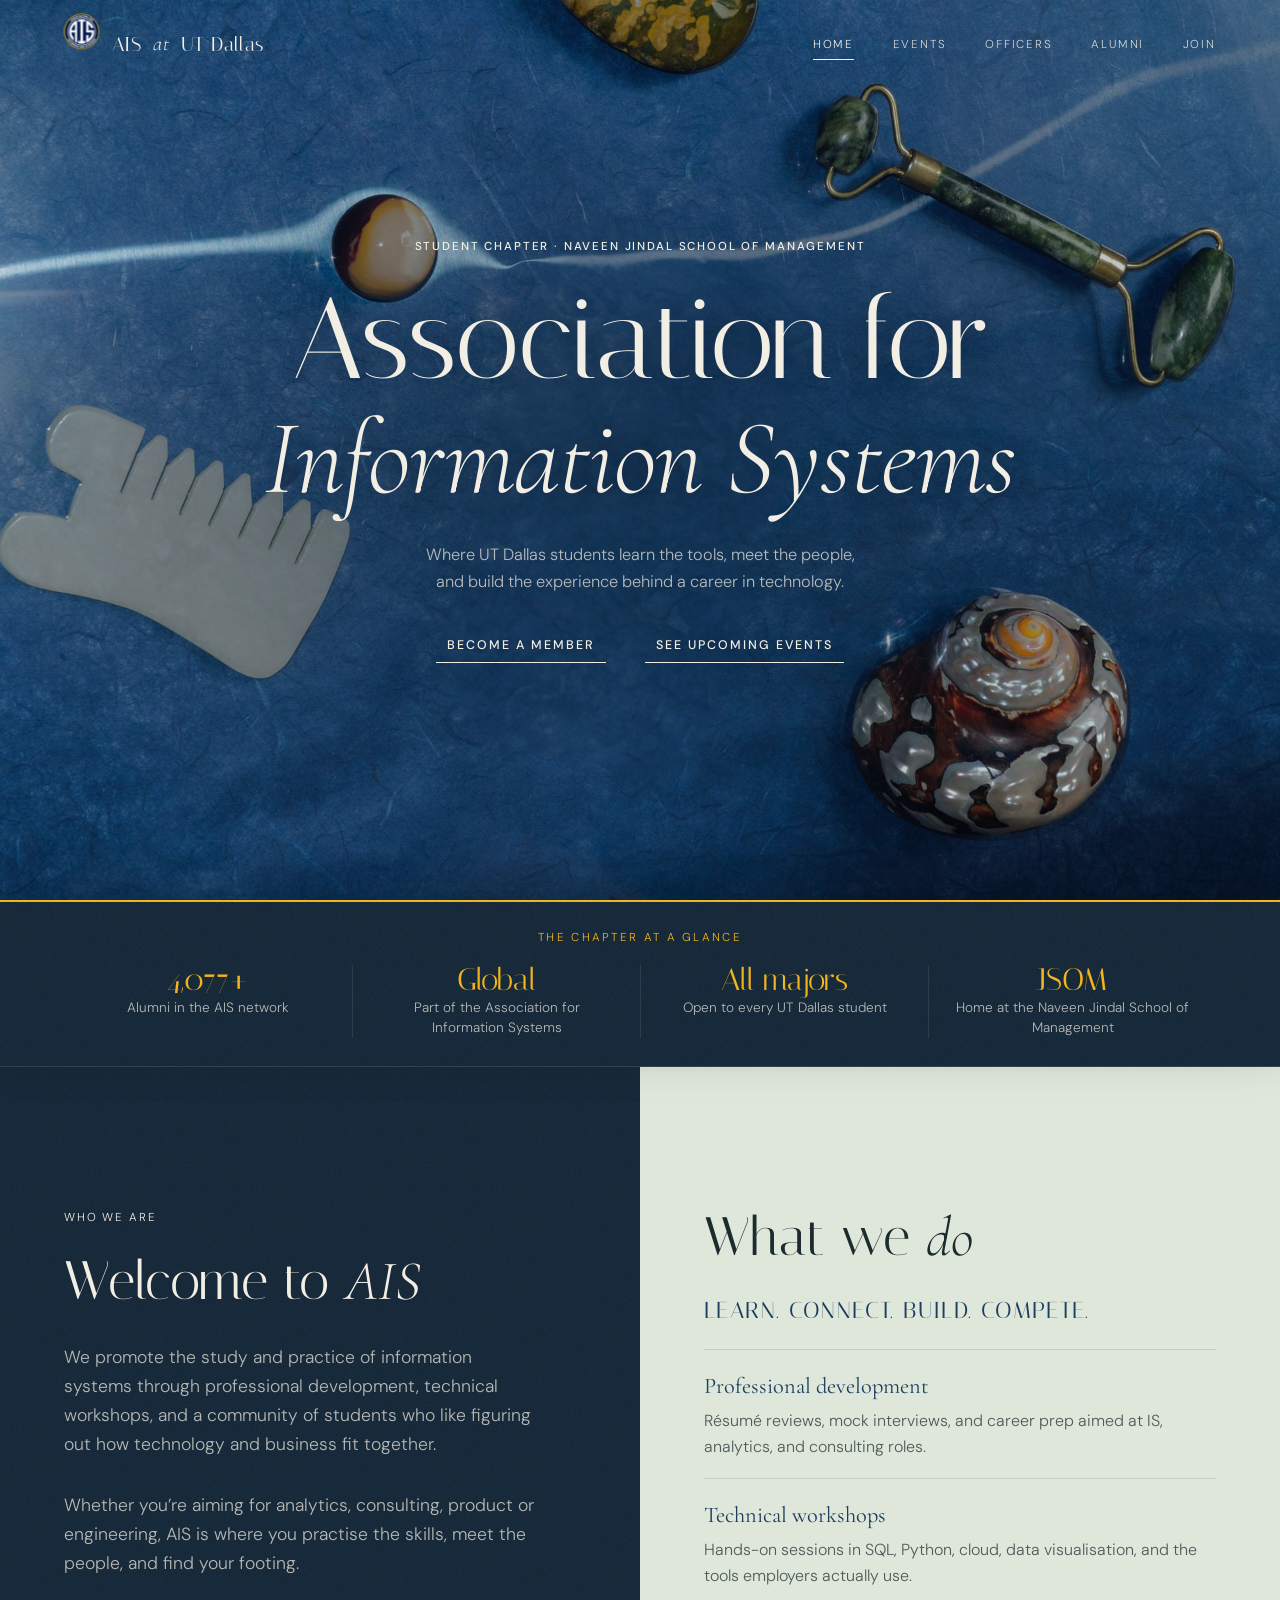
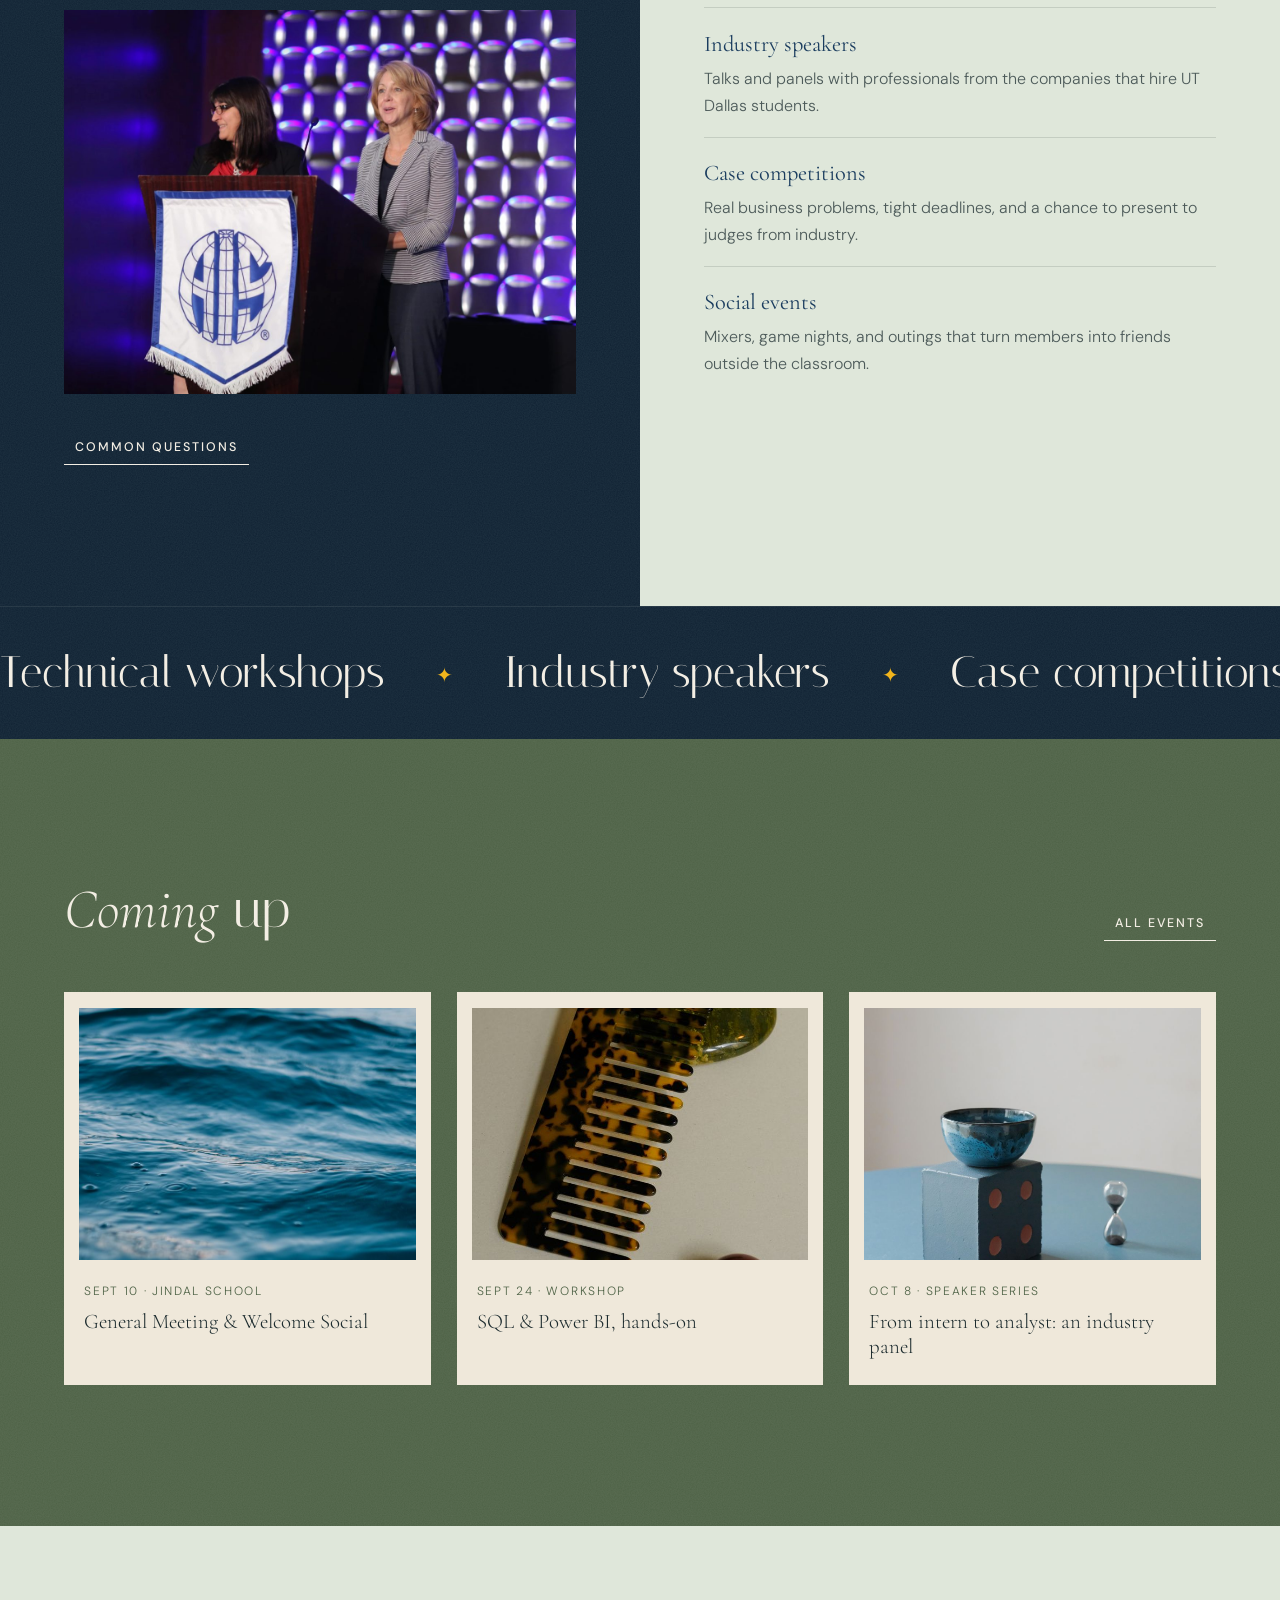
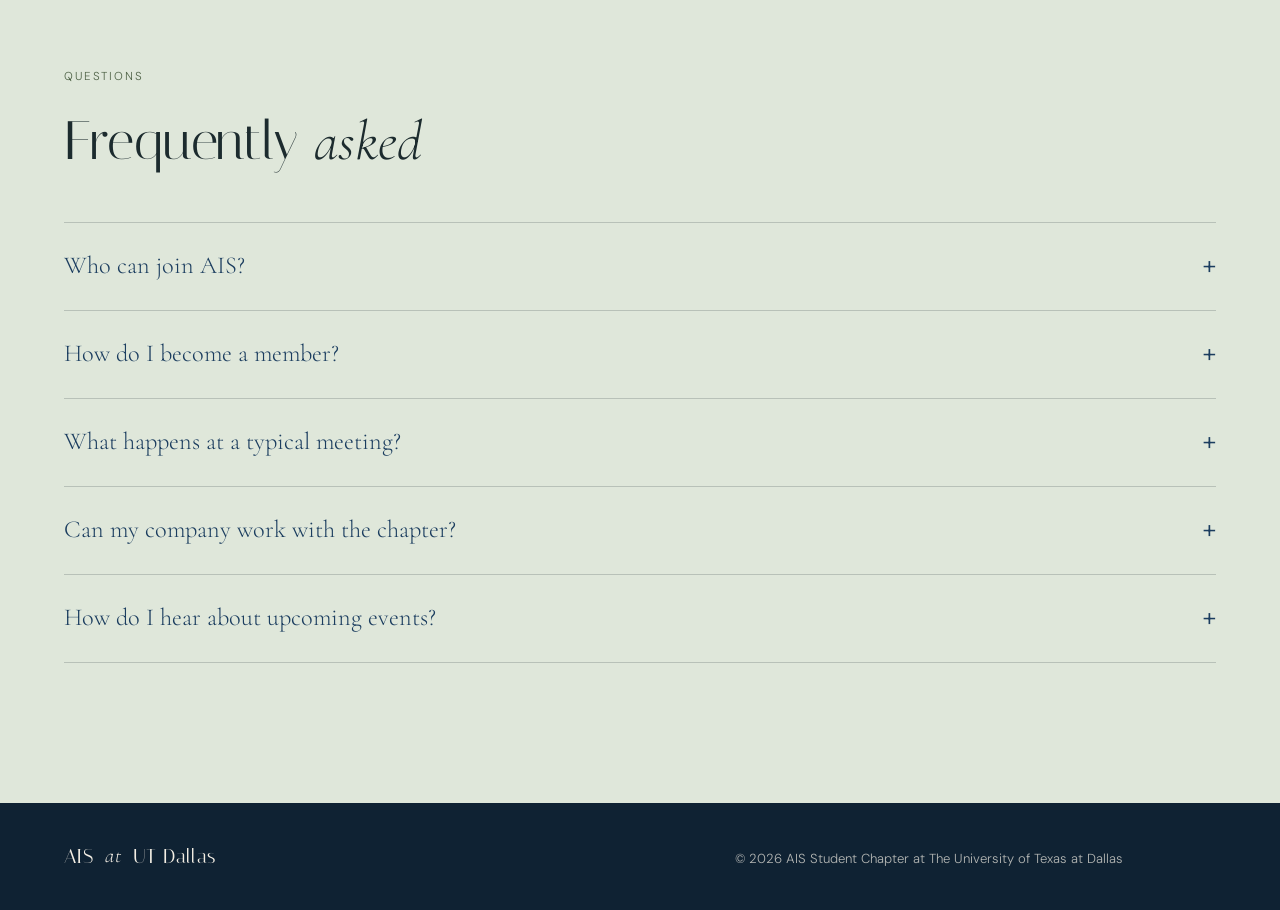
<file: v2/index.html>
<!doctype html>
<html lang="en">
<head>
  <meta charset="utf-8">
  <meta name="viewport" content="width=device-width, initial-scale=1">
  <title>AIS at UT Dallas</title>
  <meta name="description" content="The UT Dallas student chapter of the Association for Information Systems.">
  <meta name="theme-color" content="#0f2233">
  <link rel="icon" type="image/png" href="favicon.png">
  <link rel="preload" href="fonts/italiana-QmWaXw.woff2" as="font" type="font/woff2" crossorigin>
  <link rel="stylesheet" href="fonts/fonts.css?v=2">
  <link rel="stylesheet" href="css/base.css?v=2">
  <link rel="stylesheet" href="css/pages.css?v=2">
</head>
<body class="v2 page-index">

  <div class="progress" aria-hidden="true"></div>
  <header class="nav" data-nav>
    <a class="nav__mark" href="index.html"><img src="images/ais-logo-small.webp" alt="" width="36" height="36" data-nav-logo>AIS <em>at</em> UT Dallas</a>
    <button class="nav__toggle" type="button" aria-expanded="false" aria-controls="nav-links" data-nav-toggle>
      <span></span><span></span><span class="sr-only">Menu</span>
    </button>
    <nav class="nav__links" id="nav-links" aria-label="Primary">
      <a href="index.html" aria-current="page">Home</a>
      <a href="events.html">Events</a>
      <a href="officers.html">Officers</a>
      <a href="alumni.html">Alumni</a>
      <a href="join.html">Join</a>
    </nav>
  </header>

  <main>

    <section class="hero" data-landing>
      <img class="hero__img" src="images/hero.jpg" alt="Stones, a shell and a jade roller resting on deep blue handmade paper">
      <div class="hero__inner">
        <p class="eyebrow">Student Chapter · Naveen Jindal School of Management</p>
        <h1 class="display">
          <span class="line"><span>Association for</span></span>
          <em class="line"><span>Information Systems</span></em>
        </h1>
        <p class="hero__sub">Where UT Dallas students learn the tools, meet the people, and build the experience behind a career in technology.</p>
        <div class="hero__actions">
          <a class="link-line" href="join.html">Become a member</a>
          <a class="link-line" href="events.html">See upcoming events</a>
        </div>
      </div>
    </section>

    <section class="stats" data-reveal>
      <p class="stats__label">The chapter at a glance</p>
      <div><strong><span data-count="10000">10,000</span>+</strong><span>Alumni in the AIS network</span></div>
      <div><strong>Global</strong><span>Part of the Association for Information Systems</span></div>
      <div><strong>All majors</strong><span>Open to every UT Dallas student</span></div>
      <div><strong>JSOM</strong><span>Home at the Naveen Jindal School of Management</span></div>
    </section>

    <section class="split" id="about">
      <div class="panel panel--ink" data-reveal>
        <p class="eyebrow">Who we are</p>
        <h2 class="heading">Welcome to <em>AIS</em></h2>
        <p class="lede">We promote the study and practice of information systems through professional development, technical workshops, and a community of students who like figuring out how technology and business fit together.</p>
        <p class="lede">Whether you’re aiming for analytics, consulting, product or engineering, AIS is where you practise the skills, meet the people, and find your footing.</p>
        <figure class="frame">
          <img src="images/ais-podium.jpg" alt="Two speakers at an AIS-bannered podium on a conference stage" loading="lazy" style="object-position: 45% 50%">
        </figure>
        <a class="link-line" href="index.html#faq">Common questions</a>
      </div>
      <div class="panel panel--seaglass">
        <h2 class="heading">What we <em>do</em></h2>
        <p class="caps-display caps-display--small">Learn. Connect. Build. Compete.</p>
        <ul class="pillars">
          <li><strong>Professional development</strong><span>Résumé reviews, mock interviews, and career prep aimed at IS, analytics, and consulting roles.</span></li>
          <li><strong>Technical workshops</strong><span>Hands-on sessions in SQL, Python, cloud, data visualisation, and the tools employers actually use.</span></li>
          <li><strong>Industry speakers</strong><span>Talks and panels with professionals from the companies that hire UT Dallas students.</span></li>
          <li><strong>Case competitions</strong><span>Real business problems, tight deadlines, and a chance to present to judges from industry.</span></li>
          <li><strong>Social events</strong><span>Mixers, game nights, and outings that turn members into friends outside the classroom.</span></li>
        </ul>
      </div>
    </section>

    <div class="marquee" aria-hidden="true">
      <div class="marquee__track">
        <span>Technical workshops</span><span>Industry speakers</span><span>Case competitions</span><span>Career prep</span><span>Networking</span><span>Community</span>
        <span>Technical workshops</span><span>Industry speakers</span><span>Case competitions</span><span>Career prep</span><span>Networking</span><span>Community</span>
      </div>
    </div>

    <section class="events upnext" data-calendar>
      <div class="events__head">
        <h2 class="heading"><em>Coming</em> up</h2>
        <a class="link-line" href="events.html">All events</a>
      </div>
      <ol class="events__grid">
        <li>
          <a class="event" href="events.html">
            <img src="images/ocean.jpg" alt="" loading="lazy">
            <span class="event__meta">Sept 10 · Jindal School</span>
            <span class="event__title">General Meeting &amp; Welcome Social</span>
          </a>
        </li>
        <li>
          <a class="event" href="events.html">
            <img src="images/comb.jpg" alt="" loading="lazy">
            <span class="event__meta">Sept 24 · Workshop</span>
            <span class="event__title">SQL &amp; Power BI, hands-on</span>
          </a>
        </li>
        <li>
          <a class="event" href="events.html">
            <img src="images/blue-table.jpg" alt="" loading="lazy">
            <span class="event__meta">Oct 8 · Speaker series</span>
            <span class="event__title">From intern to analyst: an industry panel</span>
          </a>
        </li>
      </ol>
    </section>


    <section class="faq" id="faq">
      <div class="faq__head">
        <p class="eyebrow">Questions</p>
        <h2 class="heading">Frequently <em>asked</em></h2>
      </div>
      <div class="faq__list">
        <details>
          <summary>Who can join AIS?</summary>
          <p>Any UT Dallas student. You don’t need to be an information systems major; members come from business, computer science, data science, finance and more.</p>
        </details>
        <details>
          <summary>How do I become a member?</summary>
          <p>Fill in the form on the <a href="join.html">Join page</a> and choose “Joining AIS”. An officer will follow up with next steps.</p>
        </details>
        <details>
          <summary>What happens at a typical meeting?</summary>
          <p>General meetings mix chapter updates with a workshop, speaker or social, so there’s always something to learn and people to meet.</p>
        </details>
        <details>
          <summary>Can my company work with the chapter?</summary>
          <p>Yes. We host speakers, workshops and recruiting events with industry partners. Choose “Partnering” on the <a href="join.html?topic=partner">Join form</a> and we’ll be in touch.</p>
        </details>
        <details>
          <summary>How do I hear about upcoming events?</summary>
          <p>Tick “Add me to the email list” on the Join form, follow us on Instagram and LinkedIn, or join our Flare.</p>
        </details>
      </div>
    </section>


  </main>

  <footer class="footer footer--v2">
    <span class="nav__mark">AIS <em>at</em> UT Dallas</span>
    <span>© <span data-year></span> AIS Student Chapter at The University of Texas at Dallas</span>
  </footer>

  <!-- Floating logo: flies from the nav to the bottom right after the landing area, then opens the page menu -->
  <div class="fab" data-fab>
    <ul class="fab__menu" id="fab-menu" aria-label="Pages">
      <li><a href="index.html" aria-current="page">Home</a></li>
      <li><a href="events.html">Events</a></li>
      <li><a href="officers.html">Officers</a></li>
      <li><a href="alumni.html">Alumni</a></li>
      <li><a href="join.html">Join</a></li>
    </ul>
    <button class="fab__button" type="button" aria-expanded="false" aria-controls="fab-menu" aria-label="Open page menu" tabindex="-1">
      <img src="images/ais-logo-small.webp" alt="" width="160" height="160">
    </button>
  </div>

  <script src="js/main.js?v=2"></script>
  <script src="js/fab.js?v=2"></script>
</body>
</html>
</file>
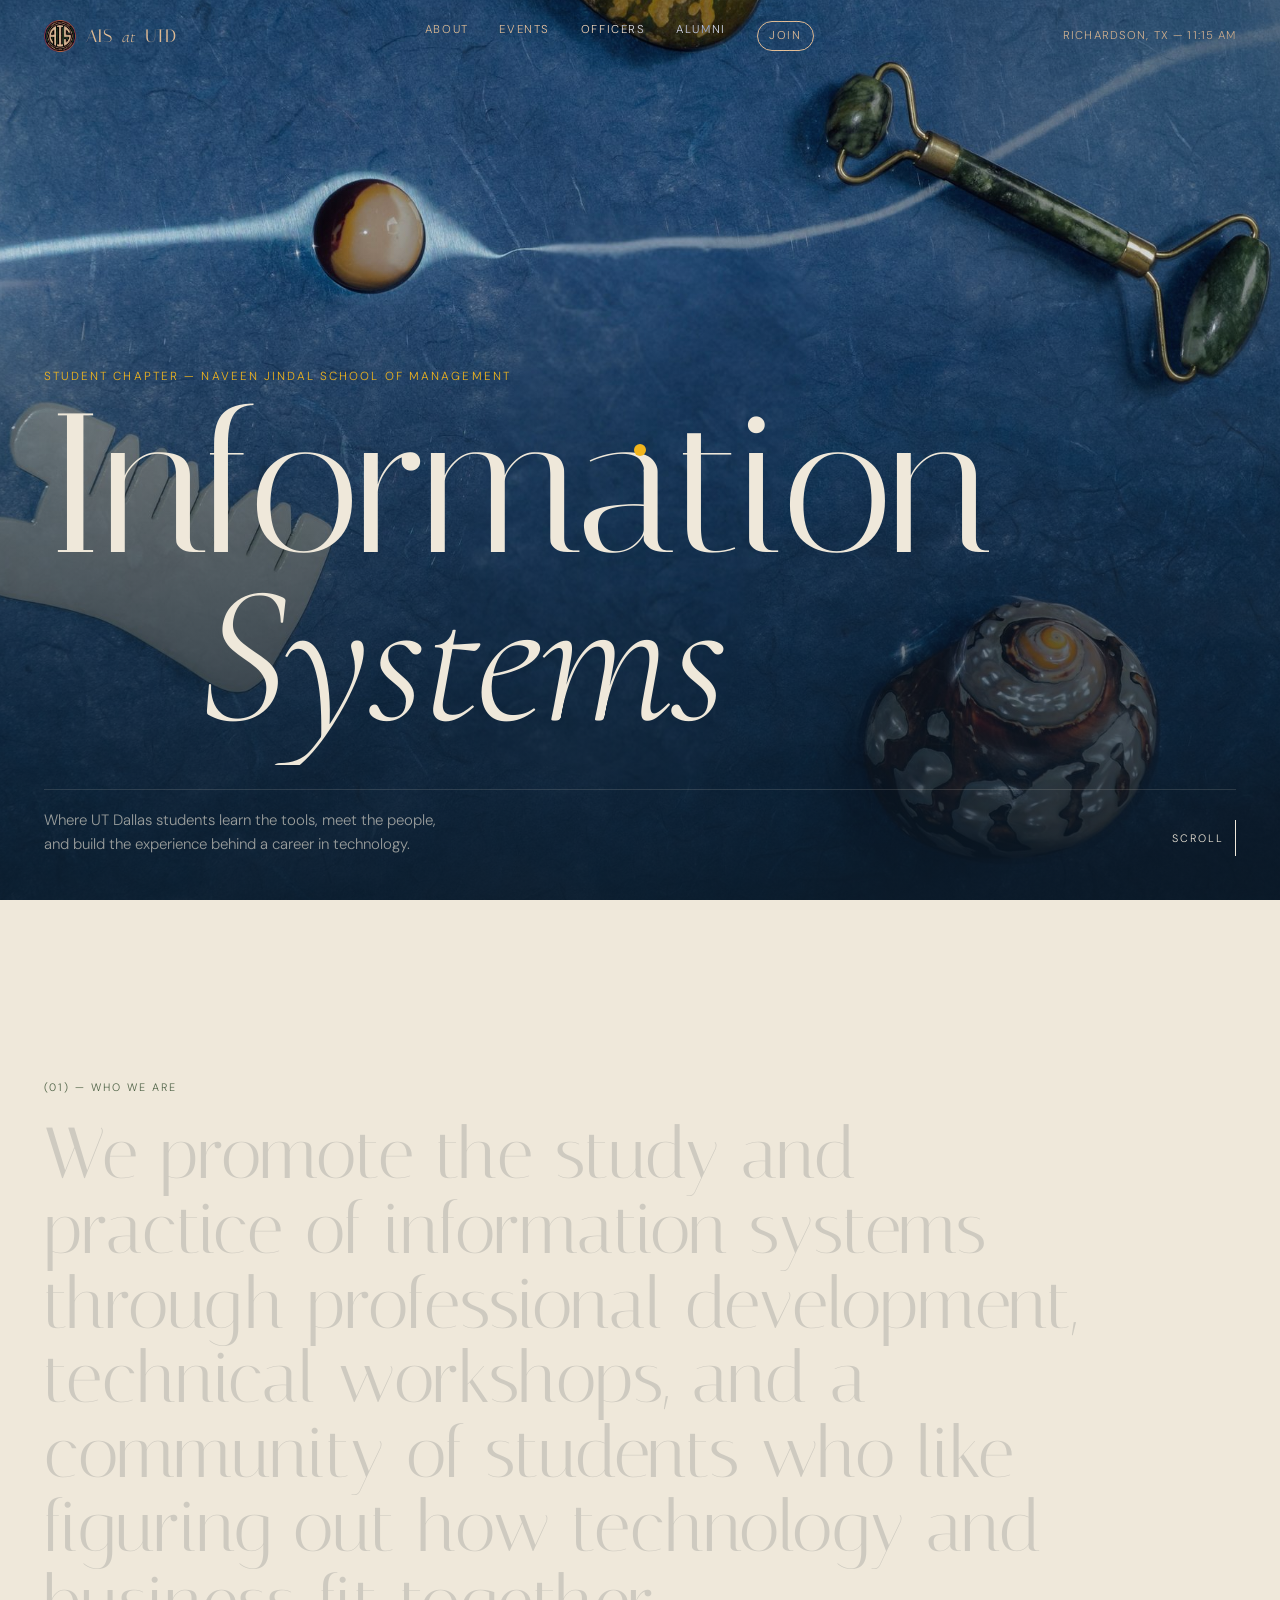
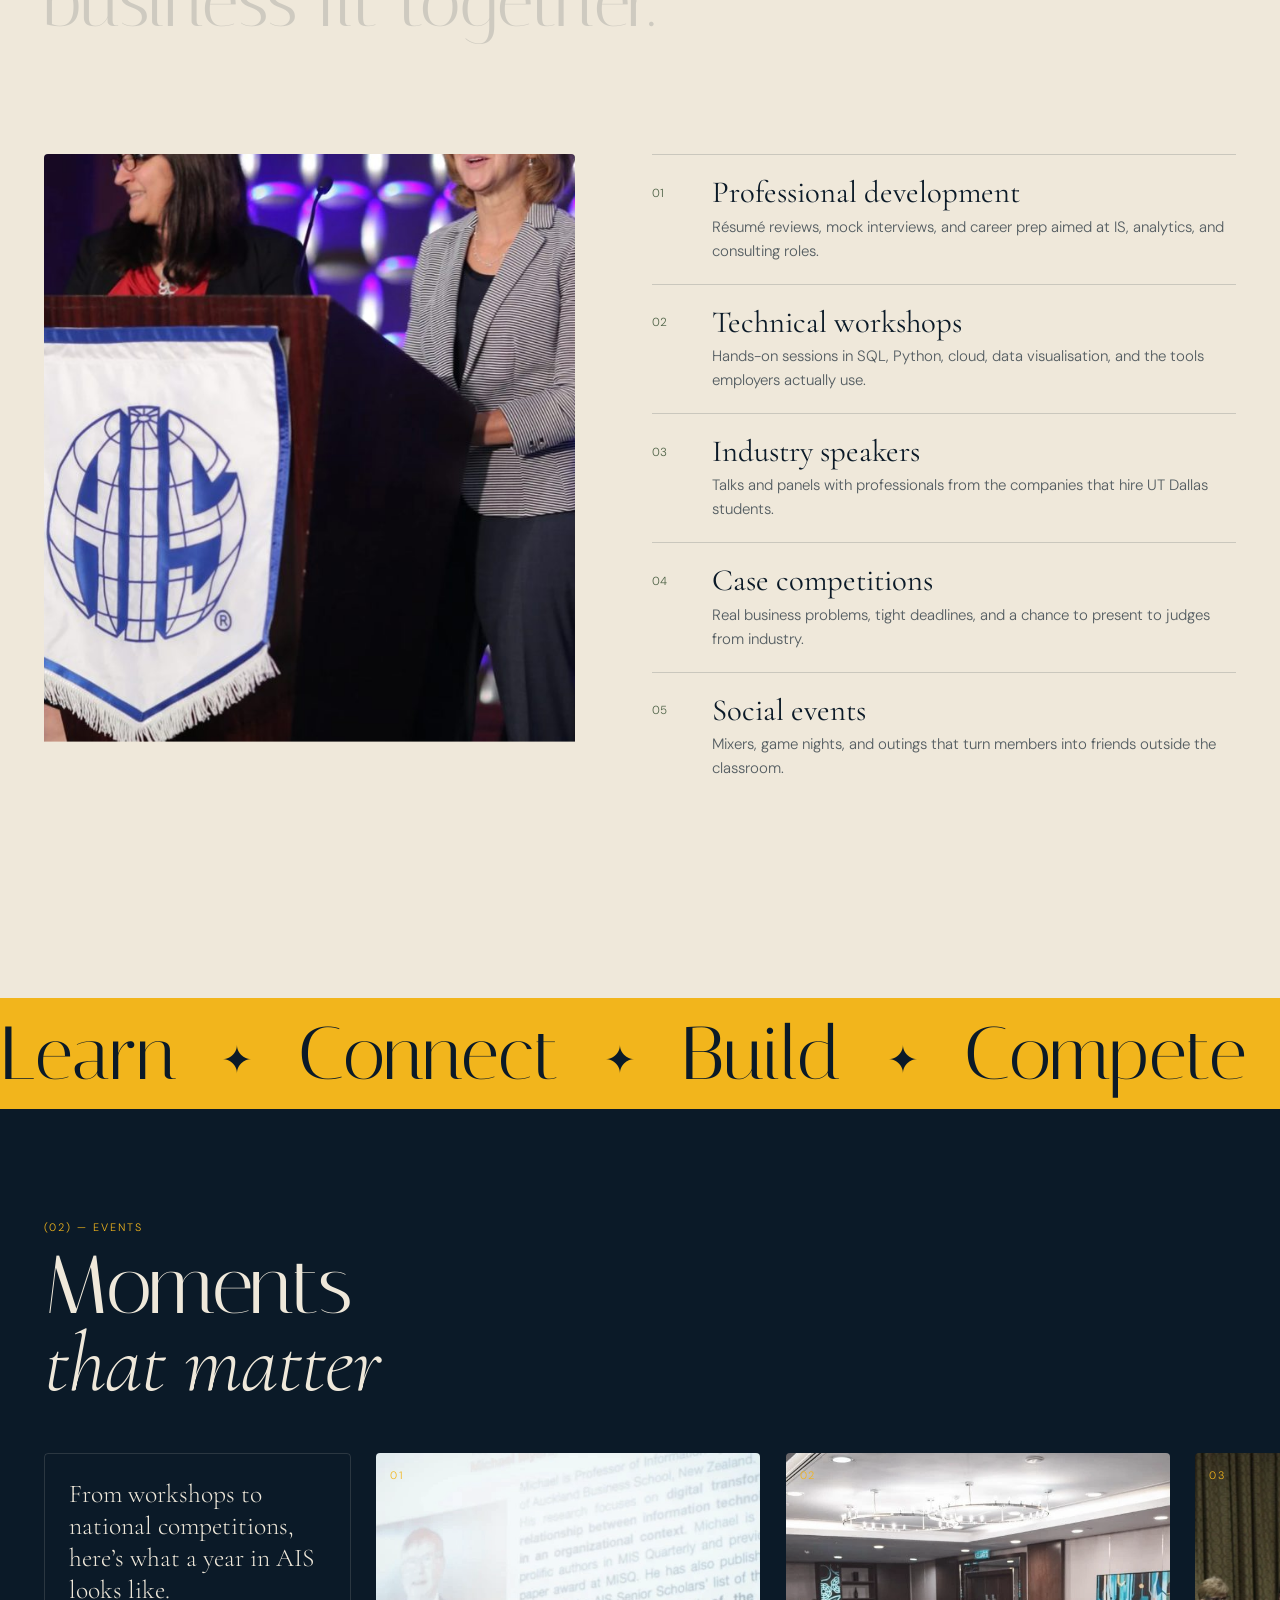
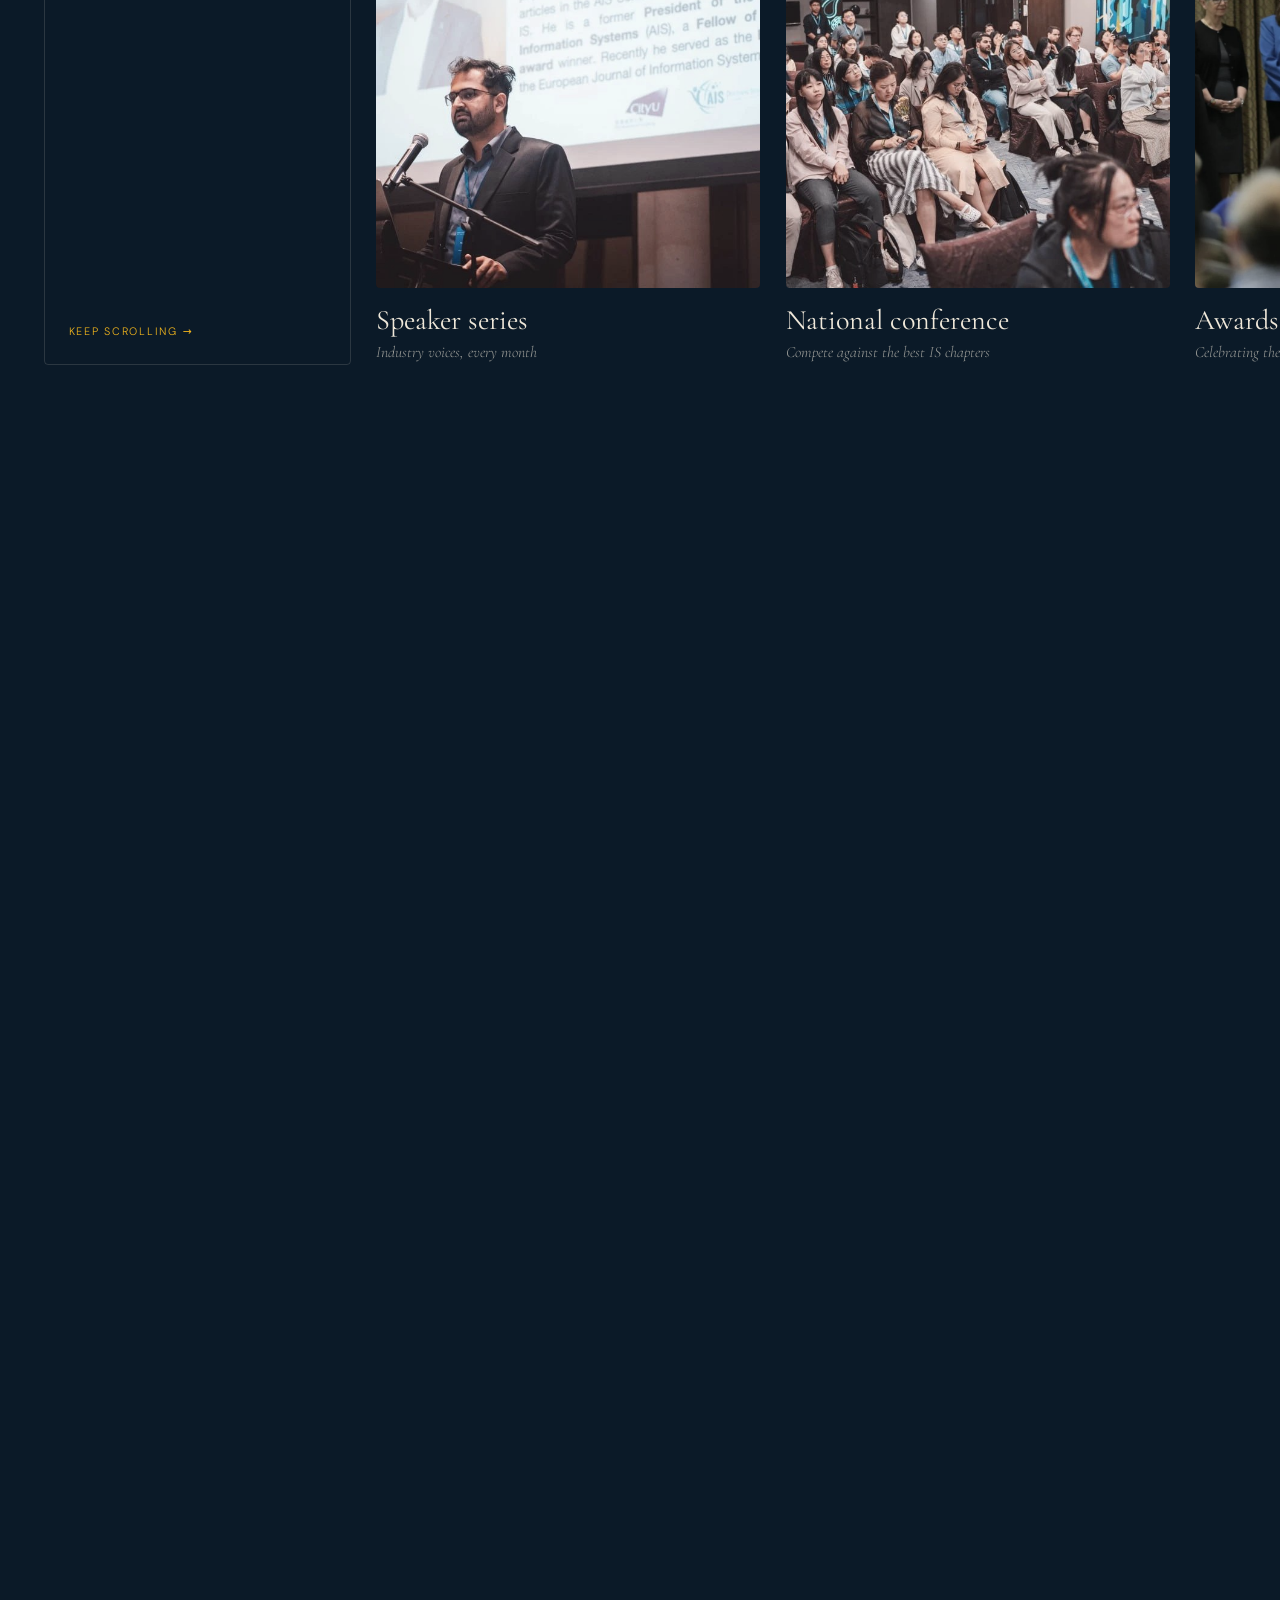
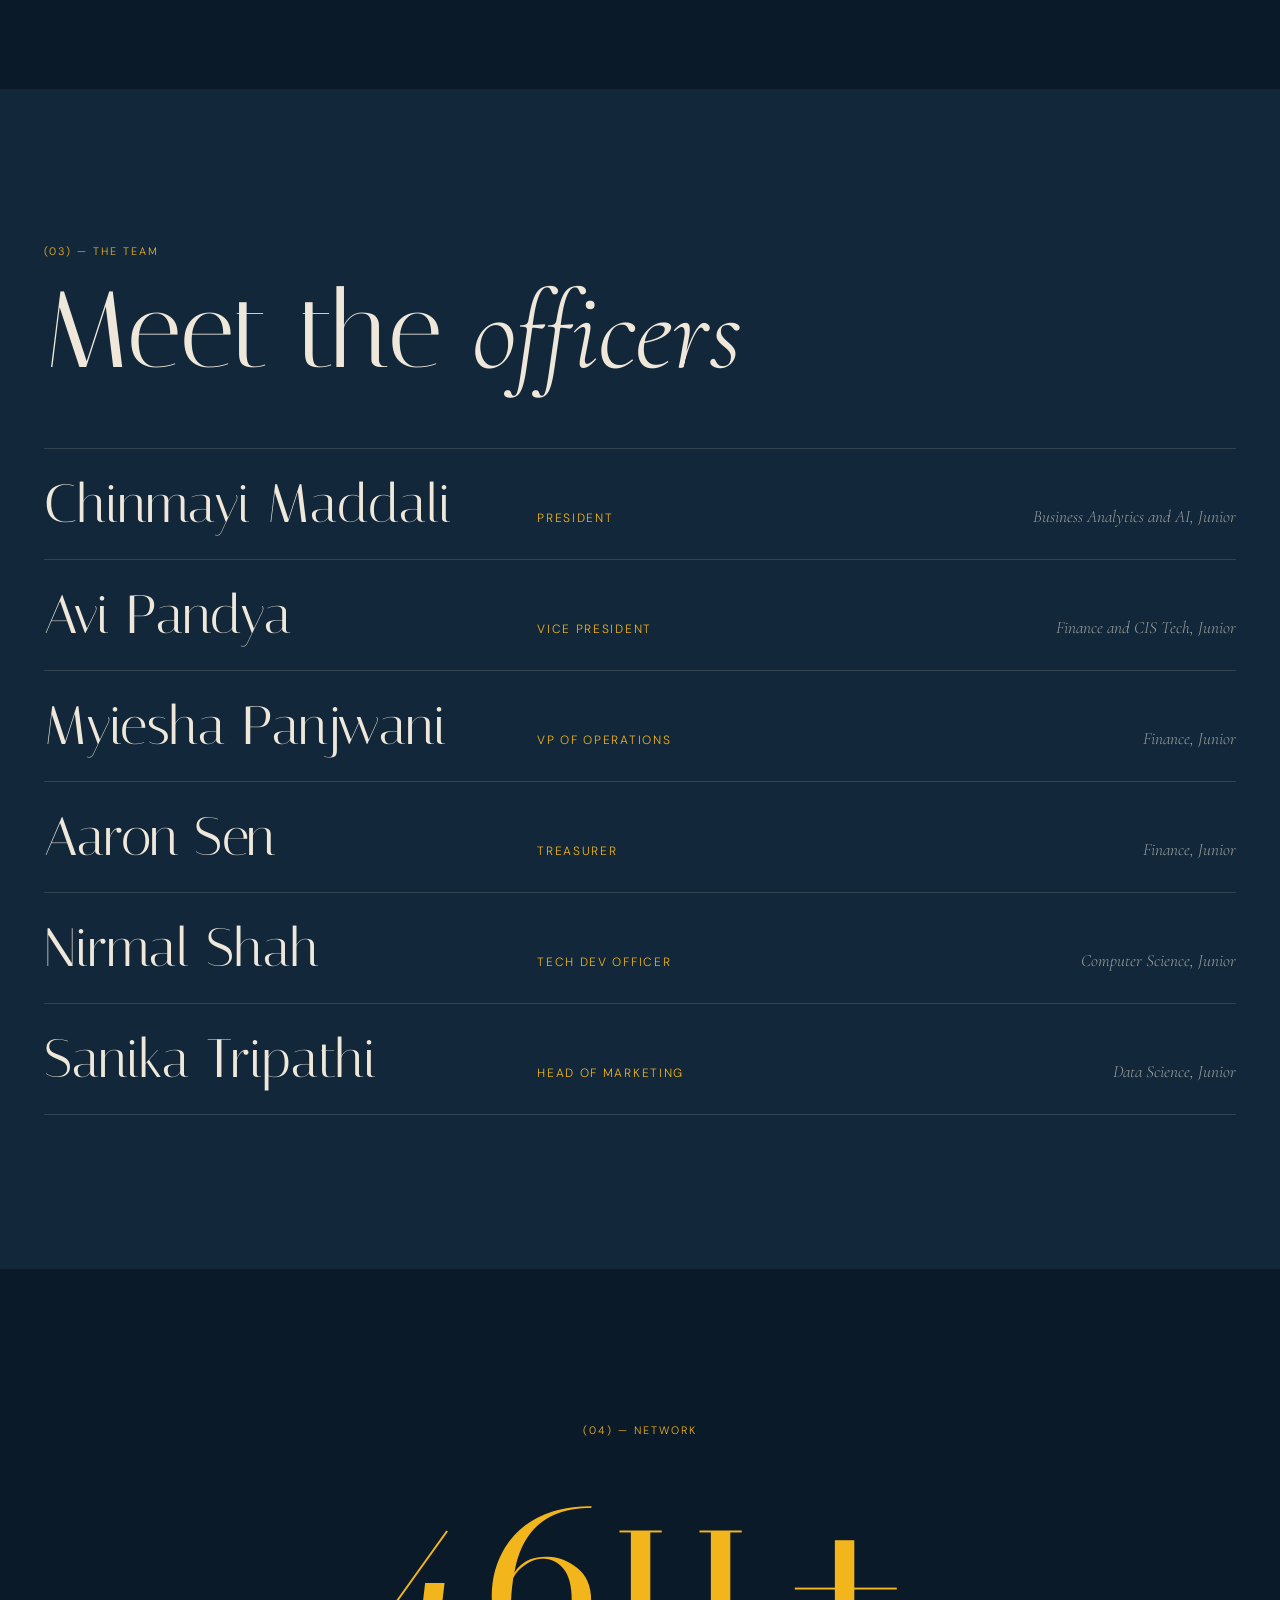
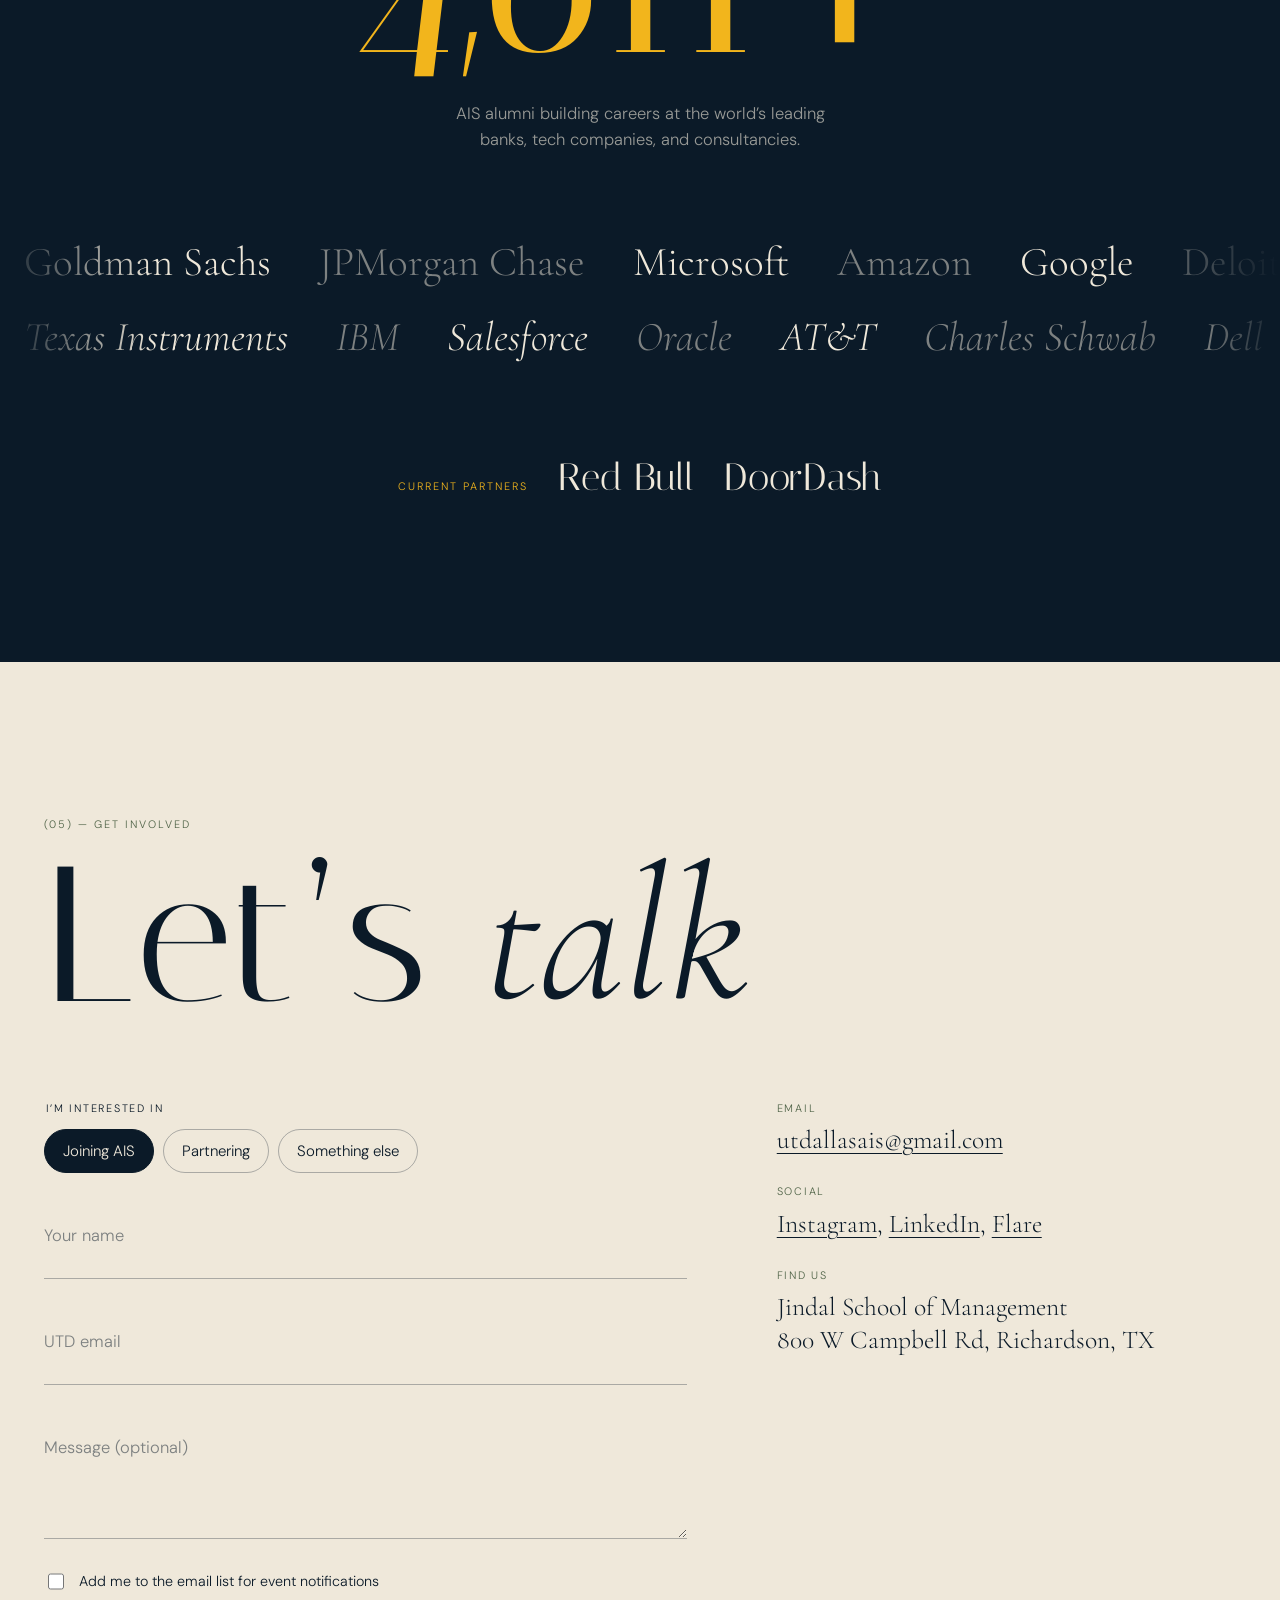
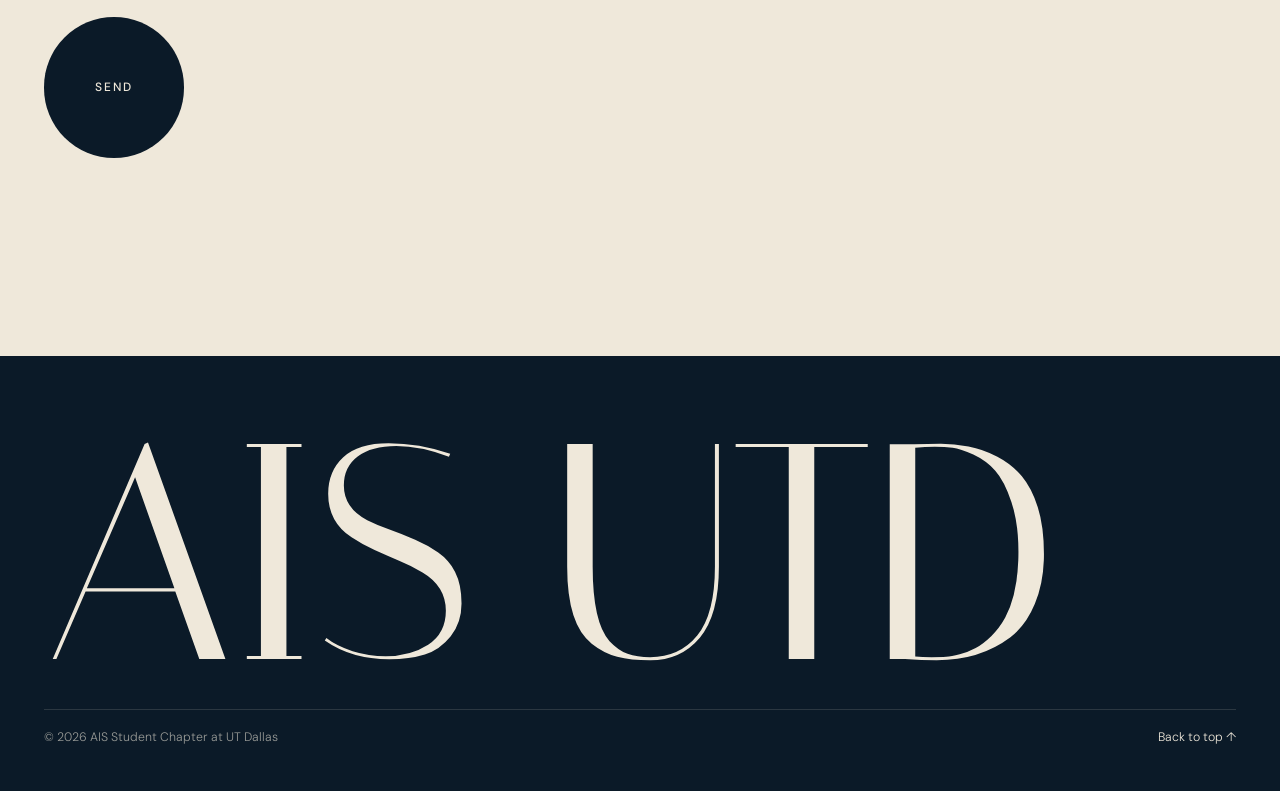
<file: v3/index.html>
<!doctype html>
<html lang="en">
<head>
  <meta charset="utf-8">
  <meta name="viewport" content="width=device-width, initial-scale=1">
  <title>AIS at UT Dallas</title>
  <meta name="description" content="The UT Dallas student chapter of the Association for Information Systems.">
  <meta name="theme-color" content="#0b1a28">
  <link rel="icon" type="image/png" href="favicon.png">
  <link rel="preload" href="fonts/italiana-QmWaXw.woff2" as="font" type="font/woff2" crossorigin>
  <link rel="stylesheet" href="fonts/fonts.css">
  <link rel="stylesheet" href="style.css">
</head>
<body class="is-loading">

  <!-- Loader: counts to 100, then the curtain lifts -->
  <div class="loader" aria-hidden="true">
    <div class="loader__count"><span data-loader-count>0</span>%</div>
    <div class="loader__word">Association for Information Systems</div>
  </div>

  <!-- Custom cursor -->
  <div class="cursor" aria-hidden="true"><span class="cursor__label"></span></div>

  <header class="top">
    <a class="top__mark" href="#top" data-magnetic><img src="images/ais-logo-small.webp" alt="" width="32" height="32">AIS <em>at</em> UTD</a>
    <nav class="top__nav" aria-label="Sections">
      <a href="#about" data-magnetic>About</a>
      <a href="#events" data-magnetic>Events</a>
      <a href="#officers" data-magnetic>Officers</a>
      <a href="#alumni" data-magnetic>Alumni</a>
      <a href="#join" class="top__cta" data-magnetic>Join</a>
    </nav>
    <span class="top__clock" data-clock>Richardson, TX</span>
  </header>

  <main id="top">

    <!-- Hero: giant split type over a slowly scaling photo -->
    <section class="hero">
      <div class="hero__media"><img src="images/hero.jpg" alt="" data-hero-img></div>
      <p class="hero__kicker" data-split-lines>Student chapter — Naveen Jindal School of Management</p>
      <h1 class="hero__title" aria-label="AIS UT Dallas">
        <span class="hero__row" data-split>Information</span>
        <span class="hero__row hero__row--italic" data-split>Systems</span>
      </h1>
      <div class="hero__foot">
        <p>Where UT Dallas students learn the tools, meet the people, and build the experience behind a career in technology.</p>
        <span class="hero__scroll">Scroll <i></i></span>
      </div>
    </section>

    <!-- Statement: words light up as you scroll -->
    <section class="statement" id="about">
      <p class="label">(01) — Who we are</p>
      <p class="statement__text" data-words>We promote the study and practice of information systems through professional development, technical workshops, and a community of students who like figuring out how technology and business fit together.</p>
      <div class="statement__grid">
        <figure class="statement__img" data-cursor="AIS"><img src="images/ais-podium.jpg" alt="Two speakers at an AIS-bannered podium" loading="lazy" data-parallax="0.12"></figure>
        <ol class="pillars">
          <li><span>01</span><strong>Professional development</strong><p>Résumé reviews, mock interviews, and career prep aimed at IS, analytics, and consulting roles.</p></li>
          <li><span>02</span><strong>Technical workshops</strong><p>Hands-on sessions in SQL, Python, cloud, data visualisation, and the tools employers actually use.</p></li>
          <li><span>03</span><strong>Industry speakers</strong><p>Talks and panels with professionals from the companies that hire UT Dallas students.</p></li>
          <li><span>04</span><strong>Case competitions</strong><p>Real business problems, tight deadlines, and a chance to present to judges from industry.</p></li>
          <li><span>05</span><strong>Social events</strong><p>Mixers, game nights, and outings that turn members into friends outside the classroom.</p></li>
        </ol>
      </div>
    </section>

    <!-- Marquee band -->
    <div class="band" aria-hidden="true">
      <div class="band__track">
        <span>Learn</span><span>Connect</span><span>Build</span><span>Compete</span><span>Learn</span><span>Connect</span><span>Build</span><span>Compete</span>
      </div>
    </div>

    <!-- Events: vertical scroll drives a horizontal strip -->
    <section class="hscroll" id="events">
      <div class="hscroll__sticky">
        <div class="hscroll__head">
          <p class="label">(02) — Events</p>
          <h2 class="big">Moments<br><em>that matter</em></h2>
        </div>
        <div class="hscroll__track" data-hscroll>
          <article class="card card--intro">
            <p>From workshops to national competitions, here’s what a year in AIS looks like.</p>
            <span class="card__hint">Keep scrolling →</span>
          </article>
          <a class="card" href="https://aisnet.org/conferences/" target="_blank" rel="noopener" data-cursor="View">
            <img src="images/ais-speaker.jpg" alt="" loading="lazy"><span class="card__num">01</span><strong>Speaker series</strong><em>Industry voices, every month</em>
          </a>
          <a class="card" href="#join" data-cursor="Join">
            <img src="images/ais-conference.jpg" alt="" loading="lazy"><span class="card__num">02</span><strong>National conference</strong><em>Compete against the best IS chapters</em>
          </a>
          <a class="card" href="https://aisnet.org/about-ais/awards/" target="_blank" rel="noopener" data-cursor="View">
            <img src="images/ais-awards.jpg" alt="" loading="lazy"><span class="card__num">03</span><strong>Awards &amp; recognition</strong><em>Celebrating the work</em>
          </a>
          <a class="card" href="#join" data-cursor="Join">
            <img src="images/ais-reception.jpg" alt="" loading="lazy"><span class="card__num">04</span><strong>Socials &amp; receptions</strong><em>Where friendships start</em>
          </a>
          <a class="card" href="https://ishistory.aisnet.org/awards/30-anniversary/" target="_blank" rel="noopener" data-cursor="View">
            <img src="images/ais-celebration.jpg" alt="" loading="lazy"><span class="card__num">05</span><strong>Milestones</strong><em>A global community, 30+ years strong</em>
          </a>
        </div>
      </div>
    </section>

    <!-- Officers: hover list with a floating photo that follows the cursor -->
    <section class="team" id="officers">
      <p class="label">(03) — The team</p>
      <h2 class="big">Meet the <em>officers</em></h2>
      <ul class="team__list">
        <li data-img="images/officer-chinmayi.jpg"><span class="team__name">Chinmayi Maddali</span><span class="team__role">President</span><span class="team__meta">Business Analytics and AI, Junior</span></li>
        <li data-img="images/officer-avi.jpg"><span class="team__name">Avi Pandya</span><span class="team__role">Vice President</span><span class="team__meta">Finance and CIS Tech, Junior</span></li>
        <li data-img="images/officer-myiesha.jpg"><span class="team__name">Myiesha Panjwani</span><span class="team__role">VP of Operations</span><span class="team__meta">Finance, Junior</span></li>
        <li data-img="images/officer-aaron.jpg"><span class="team__name">Aaron Sen</span><span class="team__role">Treasurer</span><span class="team__meta">Finance, Junior</span></li>
        <li data-img="images/officer-nirmal.jpg"><span class="team__name">Nirmal Shah</span><span class="team__role">Tech Dev Officer</span><span class="team__meta">Computer Science, Junior</span></li>
        <li data-img="images/officer-sanika.jpg"><span class="team__name">Sanika Tripathi</span><span class="team__role">Head of Marketing</span><span class="team__meta">Data Science, Junior</span></li>
      </ul>
      <div class="team__float" aria-hidden="true"><img alt=""></div>
    </section>

    <!-- Alumni -->
    <section class="alumni" id="alumni">
      <p class="label">(04) — Network</p>
      <div class="alumni__num"><span class="alumni__ghost" aria-hidden="true">10,000+</span><span class="alumni__live"><span data-count="10000">10,000</span>+</span></div>
      <p class="alumni__sub">AIS alumni building careers at the world’s leading banks, tech companies, and consultancies.</p>
      <div class="logos" aria-label="Where AIS alumni work">
        <div class="logos__row"><span>Goldman Sachs</span><span>JPMorgan Chase</span><span>Microsoft</span><span>Amazon</span><span>Google</span><span>Deloitte</span><span>Accenture</span><span>EY</span><span>PwC</span><span>KPMG</span><span>Goldman Sachs</span><span>JPMorgan Chase</span><span>Microsoft</span><span>Amazon</span><span>Google</span><span>Deloitte</span><span>Accenture</span><span>EY</span><span>PwC</span><span>KPMG</span></div>
        <div class="logos__row logos__row--rev" aria-hidden="true"><span>Texas Instruments</span><span>IBM</span><span>Salesforce</span><span>Oracle</span><span>AT&amp;T</span><span>Charles Schwab</span><span>Dell</span><span>Capital One</span><span>Citi</span><span>Wells Fargo</span><span>Texas Instruments</span><span>IBM</span><span>Salesforce</span><span>Oracle</span><span>AT&amp;T</span><span>Charles Schwab</span><span>Dell</span><span>Capital One</span><span>Citi</span><span>Wells Fargo</span></div>
      </div>
      <p class="alumni__partners"><span class="label">Current partners</span> <strong>Red Bull</strong> <strong>DoorDash</strong></p>
    </section>

    <!-- Join -->
    <section class="join" id="join">
      <p class="label">(05) — Get involved</p>
      <h2 class="join__title"><span data-split>Let’s</span> <em data-split>talk</em></h2>
      <div class="join__grid">
        <form class="form" action="https://formsubmit.co/utdallasais@gmail.com" method="POST" data-form>
          <input type="hidden" name="_subject" value="New AIS membership interest" data-subject>
          <input type="hidden" name="_template" value="table">
          <input type="hidden" name="_captcha" value="false">
          <input class="honeypot" type="text" name="_honey" tabindex="-1" autocomplete="off" aria-hidden="true">
          <fieldset class="chips">
            <legend>I’m interested in</legend>
            <label><input type="radio" name="topic" value="Joining AIS" data-subject-value="New AIS membership interest" checked><span>Joining AIS</span></label>
            <label><input type="radio" name="topic" value="Partnering or sponsoring" data-subject-value="New AIS partnership inquiry"><span>Partnering</span></label>
            <label><input type="radio" name="topic" value="Something else" data-subject-value="New message from the AIS website"><span>Something else</span></label>
          </fieldset>
          <label class="field"><input type="text" name="name" required autocomplete="name" placeholder=" "><span>Your name</span></label>
          <label class="field"><input type="email" name="email" required autocomplete="email" placeholder=" "><span>UTD email</span></label>
          <label class="field"><textarea name="message" rows="2" placeholder=" "></textarea><span>Message (optional)</span></label>
          <label class="optin"><input type="checkbox" name="Email list" value="Yes, add me to the event email list"><span>Add me to the email list for event notifications</span></label>
          <button class="send" type="submit" data-magnetic><span>Send</span></button>
          <p class="form__note" role="status" aria-live="polite"></p>
        </form>
        <dl class="contact">
          <div><dt>Email</dt><dd><a href="mailto:utdallasais@gmail.com" data-cursor="Write">utdallasais@gmail.com</a></dd></div>
          <div><dt>Social</dt><dd><a href="https://www.instagram.com/utdallasais/" target="_blank" rel="noopener">Instagram</a>, <a href="https://www.linkedin.com/company/utdallasais/" target="_blank" rel="noopener">LinkedIn</a>, <a href="https://flare-event.app.link/EcJCg0AUW0b" target="_blank" rel="noopener">Flare</a></dd></div>
          <div><dt>Find us</dt><dd>Jindal School of Management<br>800 W Campbell Rd, Richardson, TX</dd></div>
        </dl>
      </div>
    </section>
  </main>

  <footer class="foot">
    <div class="foot__giant" aria-hidden="true">AIS UTD</div>
    <div class="foot__bar">
      <span>© <span data-year></span> AIS Student Chapter at UT Dallas</span>
      <a href="#top" data-magnetic>Back to top ↑</a>
    </div>
  </footer>

  <script src="main.js"></script>
</body>
</html>
</file>
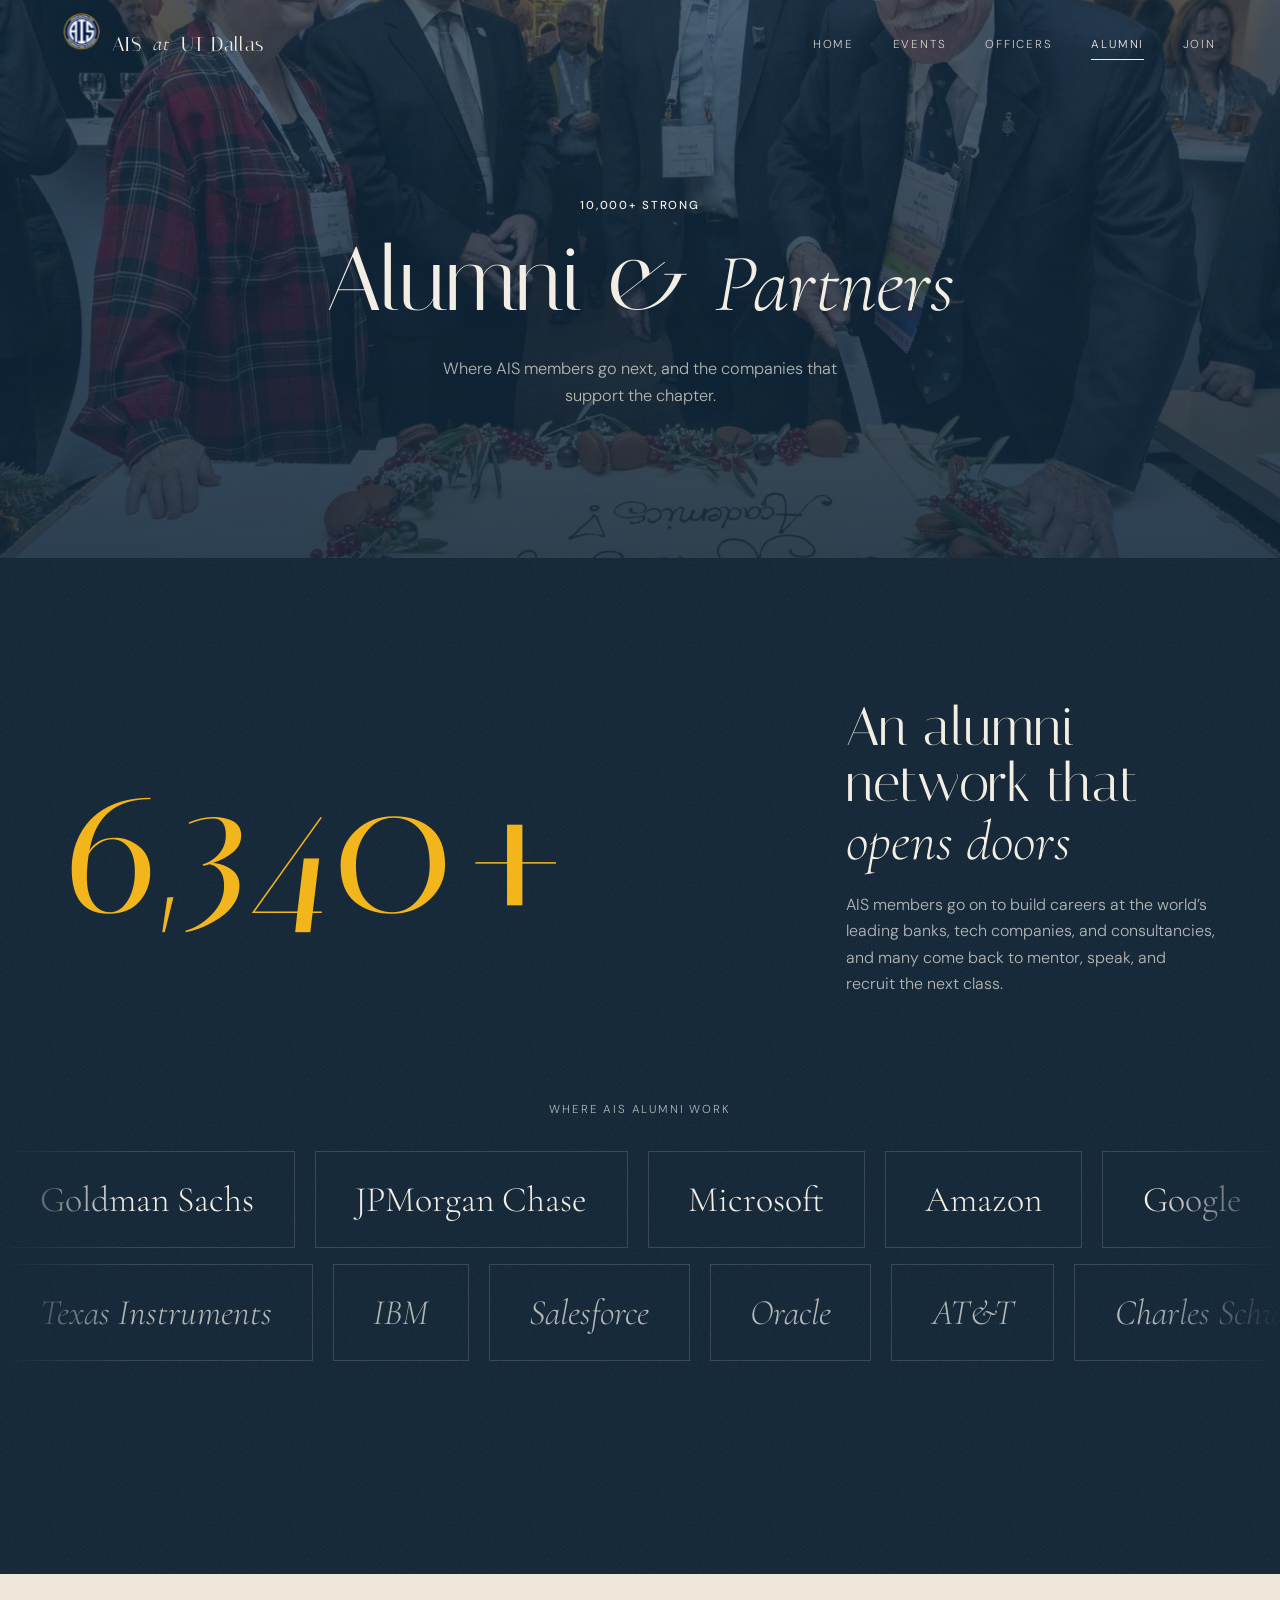
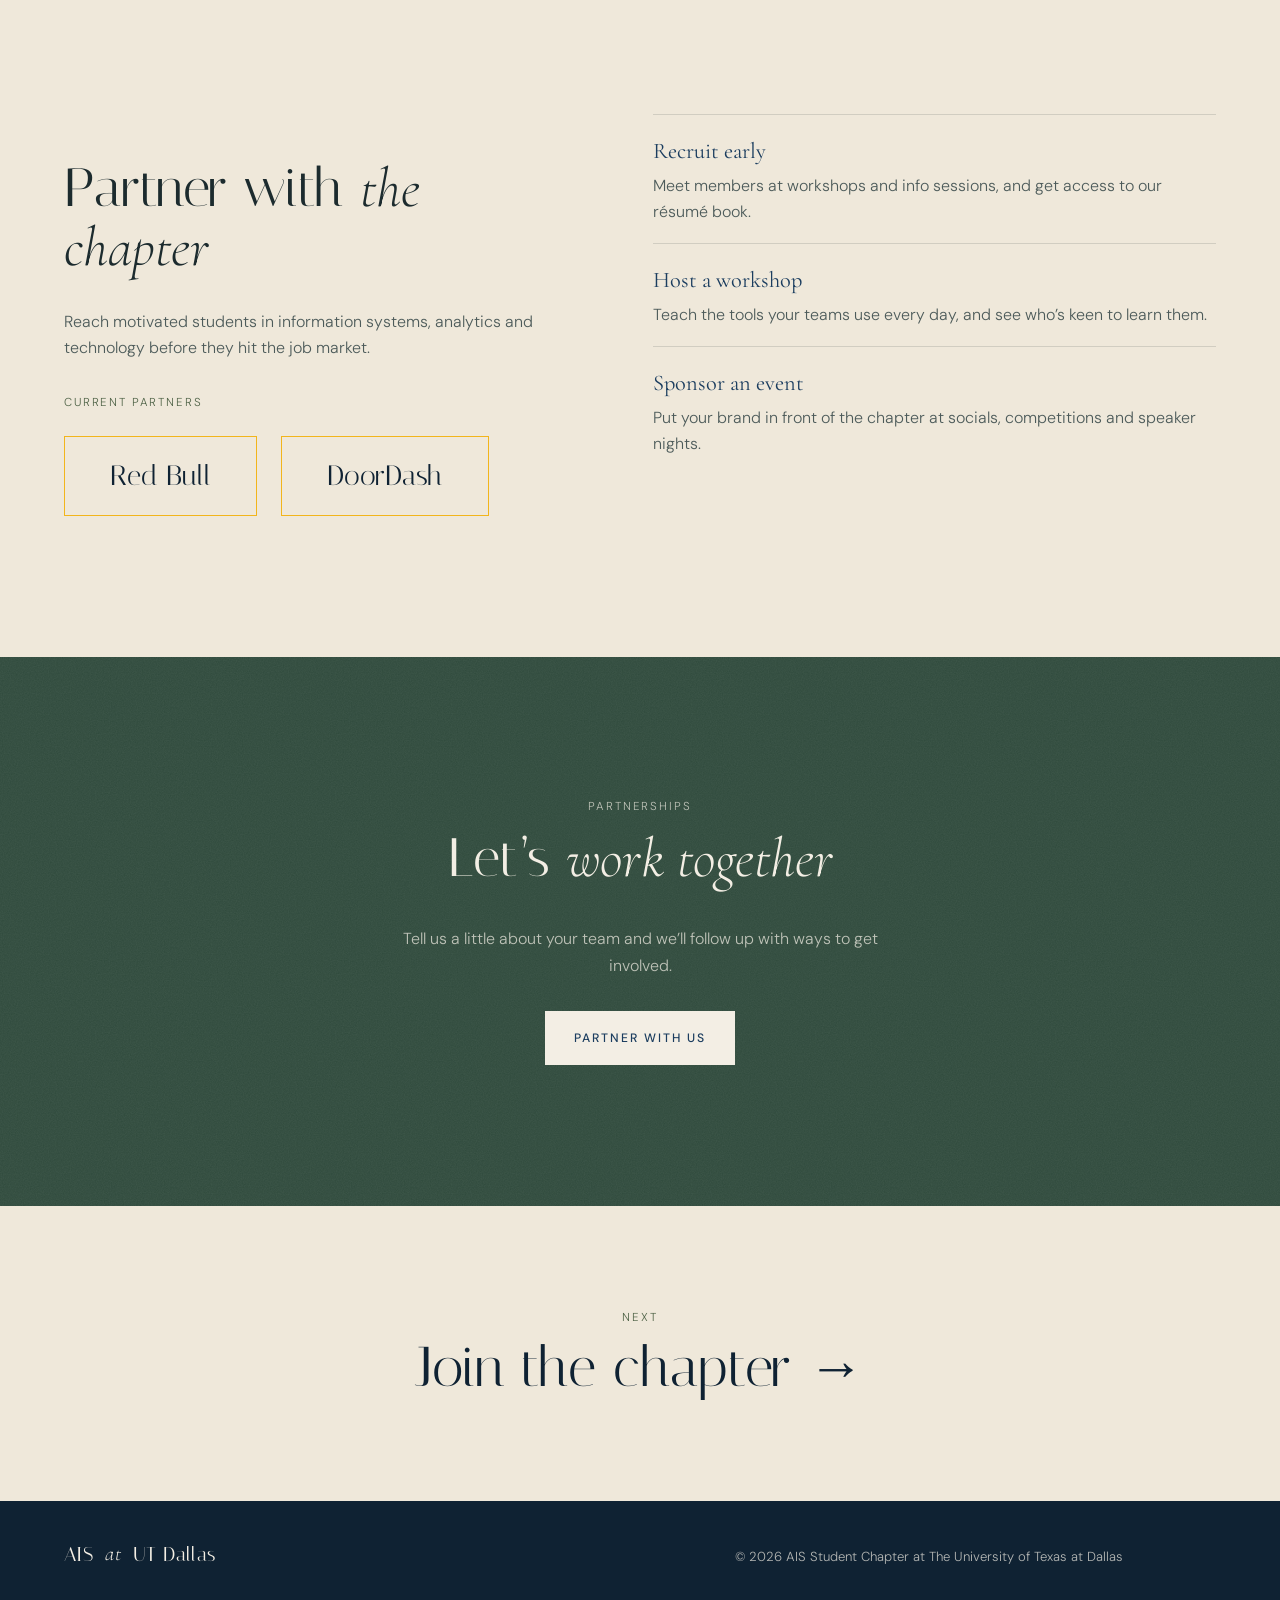
<file: v2/alumni.html>
<!doctype html>
<html lang="en">
<head>
  <meta charset="utf-8">
  <meta name="viewport" content="width=device-width, initial-scale=1">
  <title>Alumni · AIS at UT Dallas</title>
  <meta name="description" content="The AIS alumni network and chapter partners.">
  <meta name="theme-color" content="#0f2233">
  <link rel="icon" type="image/png" href="favicon.png">
  <link rel="preload" href="fonts/italiana-QmWaXw.woff2" as="font" type="font/woff2" crossorigin>
  <link rel="stylesheet" href="fonts/fonts.css?v=2">
  <link rel="stylesheet" href="css/base.css?v=2">
  <link rel="stylesheet" href="css/pages.css?v=2">
</head>
<body class="v2 page-alumni">

  <div class="progress" aria-hidden="true"></div>
  <header class="nav" data-nav>
    <a class="nav__mark" href="index.html"><img src="images/ais-logo-small.webp" alt="" width="36" height="36" data-nav-logo>AIS <em>at</em> UT Dallas</a>
    <button class="nav__toggle" type="button" aria-expanded="false" aria-controls="nav-links" data-nav-toggle>
      <span></span><span></span><span class="sr-only">Menu</span>
    </button>
    <nav class="nav__links" id="nav-links" aria-label="Primary">
      <a href="index.html">Home</a>
      <a href="events.html">Events</a>
      <a href="officers.html">Officers</a>
      <a href="alumni.html" aria-current="page">Alumni</a>
      <a href="join.html">Join</a>
    </nav>
  </header>

  <main>

    <section class="page-hero" data-landing>
      <img class="page-hero__img" src="images/ais-celebration.jpg" alt="">
      <div class="page-hero__inner">
        <p class="eyebrow">10,000+ strong</p>
        <h1 class="display"><span class="line"><span>Alumni &amp; <em>Partners</em></span></span></h1>
        <p class="hero__sub">Where AIS members go next, and the companies that support the chapter.</p>
      </div>
    </section>

    <section class="alumni" aria-labelledby="alumni-title">
      <div class="alumni__head">
        <p class="alumni__stat"><span class="alumni__ghost" aria-hidden="true">10,000+</span><span class="alumni__live"><span data-count="10000">10,000</span>+</span></p>
        <div>
          <h2 class="heading" id="alumni-title">An alumni network that <em>opens doors</em></h2>
          <p class="body">AIS members go on to build careers at the world’s leading banks, tech companies, and consultancies, and many come back to mentor, speak, and recruit the next class.</p>
        </div>
      </div>
      <p class="eyebrow alumni__label">Where AIS alumni work</p>
      <div class="ticker">
        <ul class="ticker__row"><li>Goldman Sachs</li><li>JPMorgan Chase</li><li>Microsoft</li><li>Amazon</li><li>Google</li><li>Deloitte</li><li>Accenture</li><li>EY</li><li>PwC</li><li>KPMG</li><li>Bank of America</li><li>Capital One</li><li>Goldman Sachs</li><li>JPMorgan Chase</li><li>Microsoft</li><li>Amazon</li><li>Google</li><li>Deloitte</li><li>Accenture</li><li>EY</li><li>PwC</li><li>KPMG</li><li>Bank of America</li><li>Capital One</li></ul>
        <ul class="ticker__row ticker__row--reverse" aria-hidden="true"><li>Texas Instruments</li><li>IBM</li><li>Salesforce</li><li>Oracle</li><li>AT&amp;T</li><li>Charles Schwab</li><li>Dell Technologies</li><li>Toyota</li><li>American Airlines</li><li>Citi</li><li>Wells Fargo</li><li>Southwest Airlines</li><li>Texas Instruments</li><li>IBM</li><li>Salesforce</li><li>Oracle</li><li>AT&amp;T</li><li>Charles Schwab</li><li>Dell Technologies</li><li>Toyota</li><li>American Airlines</li><li>Citi</li><li>Wells Fargo</li><li>Southwest Airlines</li></ul>
      </div>
    </section>

    <section class="why">
      <div class="why__intro" data-reveal>
        <p class="eyebrow">For companies</p>
        <h2 class="heading">Partner with <em>the chapter</em></h2>
        <p class="body">Reach motivated students in information systems, analytics and technology before they hit the job market.</p>
        <div class="partners partners--inline">
          <p class="eyebrow partners__label">Current partners</p>
        <ul class="partners__list">
          <li>Red Bull</li>
          <li>DoorDash</li>
        </ul>
        </div>
      </div>
      <ul class="pillars why__list">
        <li><strong>Recruit early</strong><span>Meet members at workshops and info sessions, and get access to our résumé book.</span></li>
        <li><strong>Host a workshop</strong><span>Teach the tools your teams use every day, and see who’s keen to learn them.</span></li>
        <li><strong>Sponsor an event</strong><span>Put your brand in front of the chapter at socials, competitions and speaker nights.</span></li>
      </ul>
    </section>

    <section class="cta cta--jade" data-reveal>
      <p class="eyebrow">Partnerships</p>
      <h2 class="heading">Let’s <em>work together</em></h2>
      <p class="body">Tell us a little about your team and we’ll follow up with ways to get involved.</p>
      <a class="button button--light" href="join.html?topic=partner#form">Partner with us</a>
    </section>

    <a class="next-page" href="join.html"><span class="eyebrow">Next</span><span class="next-page__title">Join the chapter <span aria-hidden="true">→</span></span></a>

  </main>

  <footer class="footer footer--v2">
    <span class="nav__mark">AIS <em>at</em> UT Dallas</span>
    <span>© <span data-year></span> AIS Student Chapter at The University of Texas at Dallas</span>
  </footer>

  <!-- Floating logo: flies from the nav to the bottom right after the landing area, then opens the page menu -->
  <div class="fab" data-fab>
    <ul class="fab__menu" id="fab-menu" aria-label="Pages">
      <li><a href="index.html">Home</a></li>
      <li><a href="events.html">Events</a></li>
      <li><a href="officers.html">Officers</a></li>
      <li><a href="alumni.html" aria-current="page">Alumni</a></li>
      <li><a href="join.html">Join</a></li>
    </ul>
    <button class="fab__button" type="button" aria-expanded="false" aria-controls="fab-menu" aria-label="Open page menu" tabindex="-1">
      <img src="images/ais-logo-small.webp" alt="" width="160" height="160">
    </button>
  </div>

  <script src="js/main.js?v=2"></script>
  <script src="js/fab.js?v=2"></script>
</body>
</html>
</file>
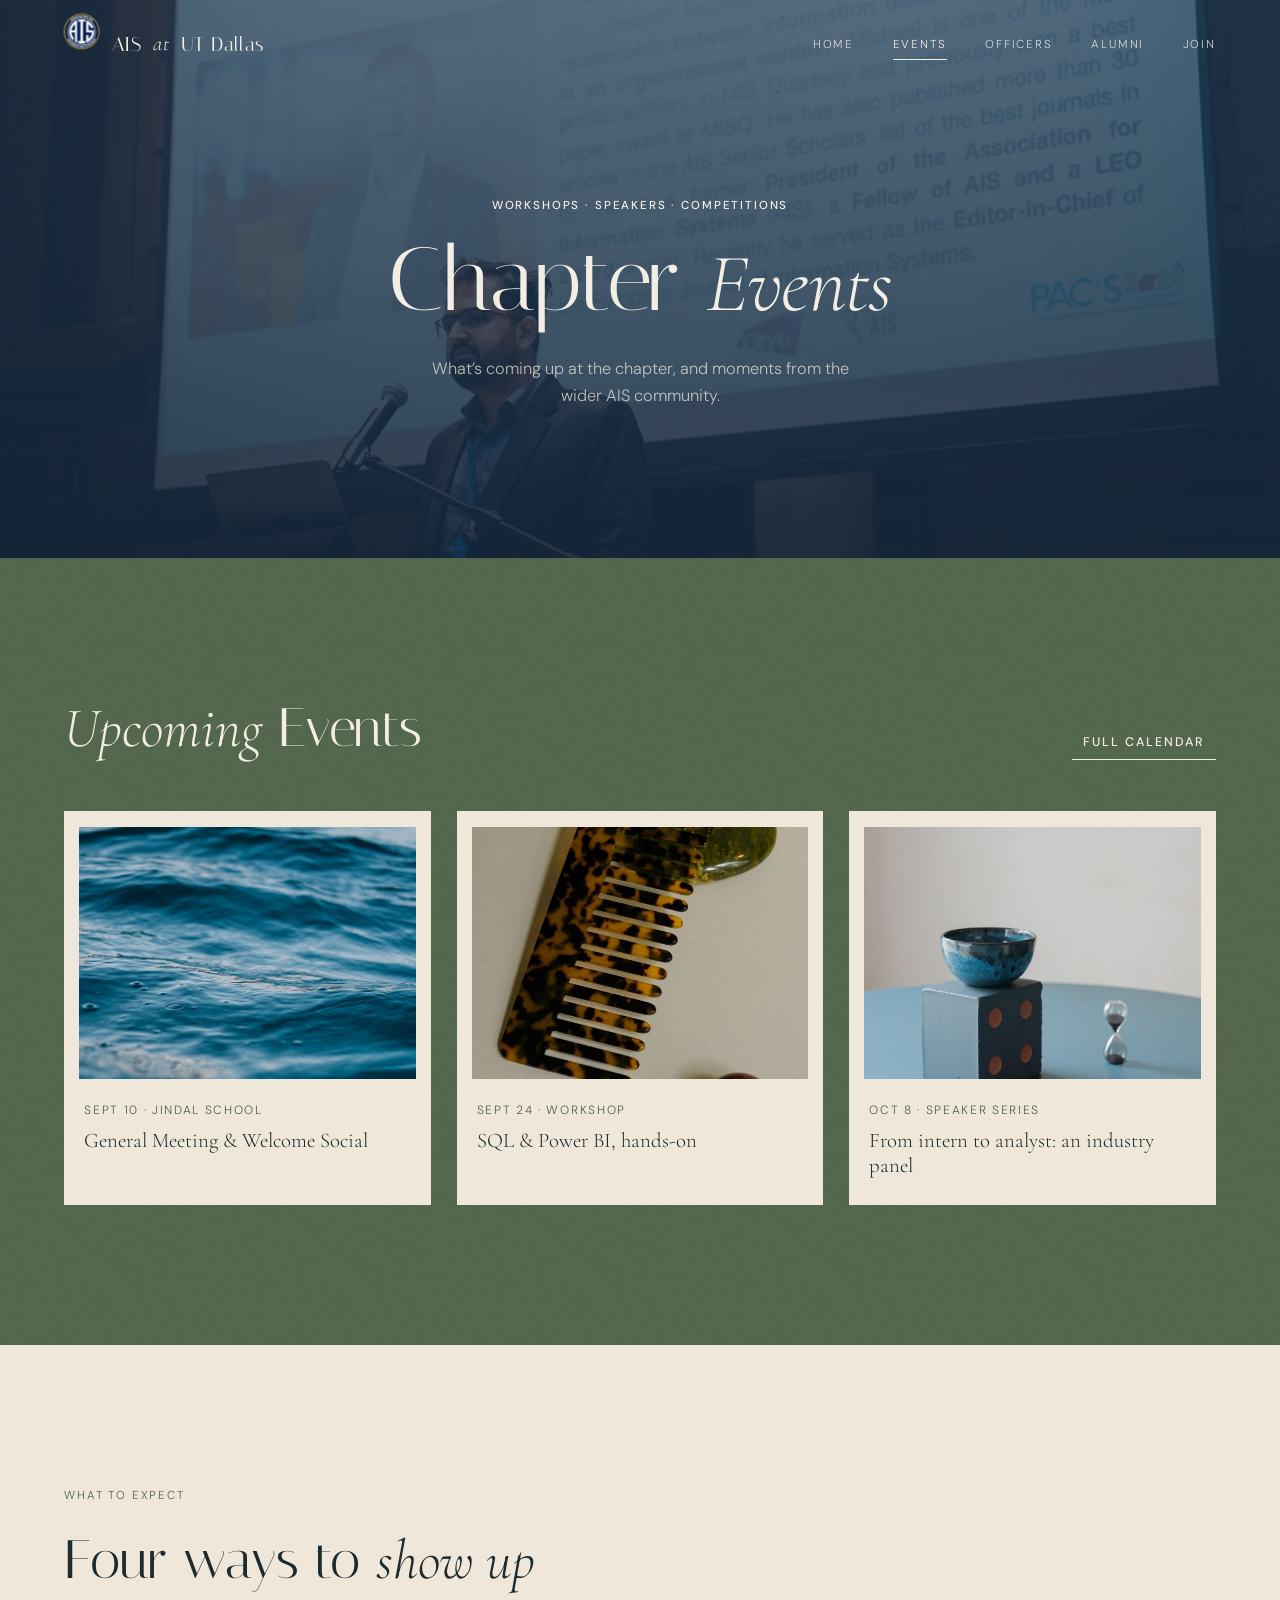
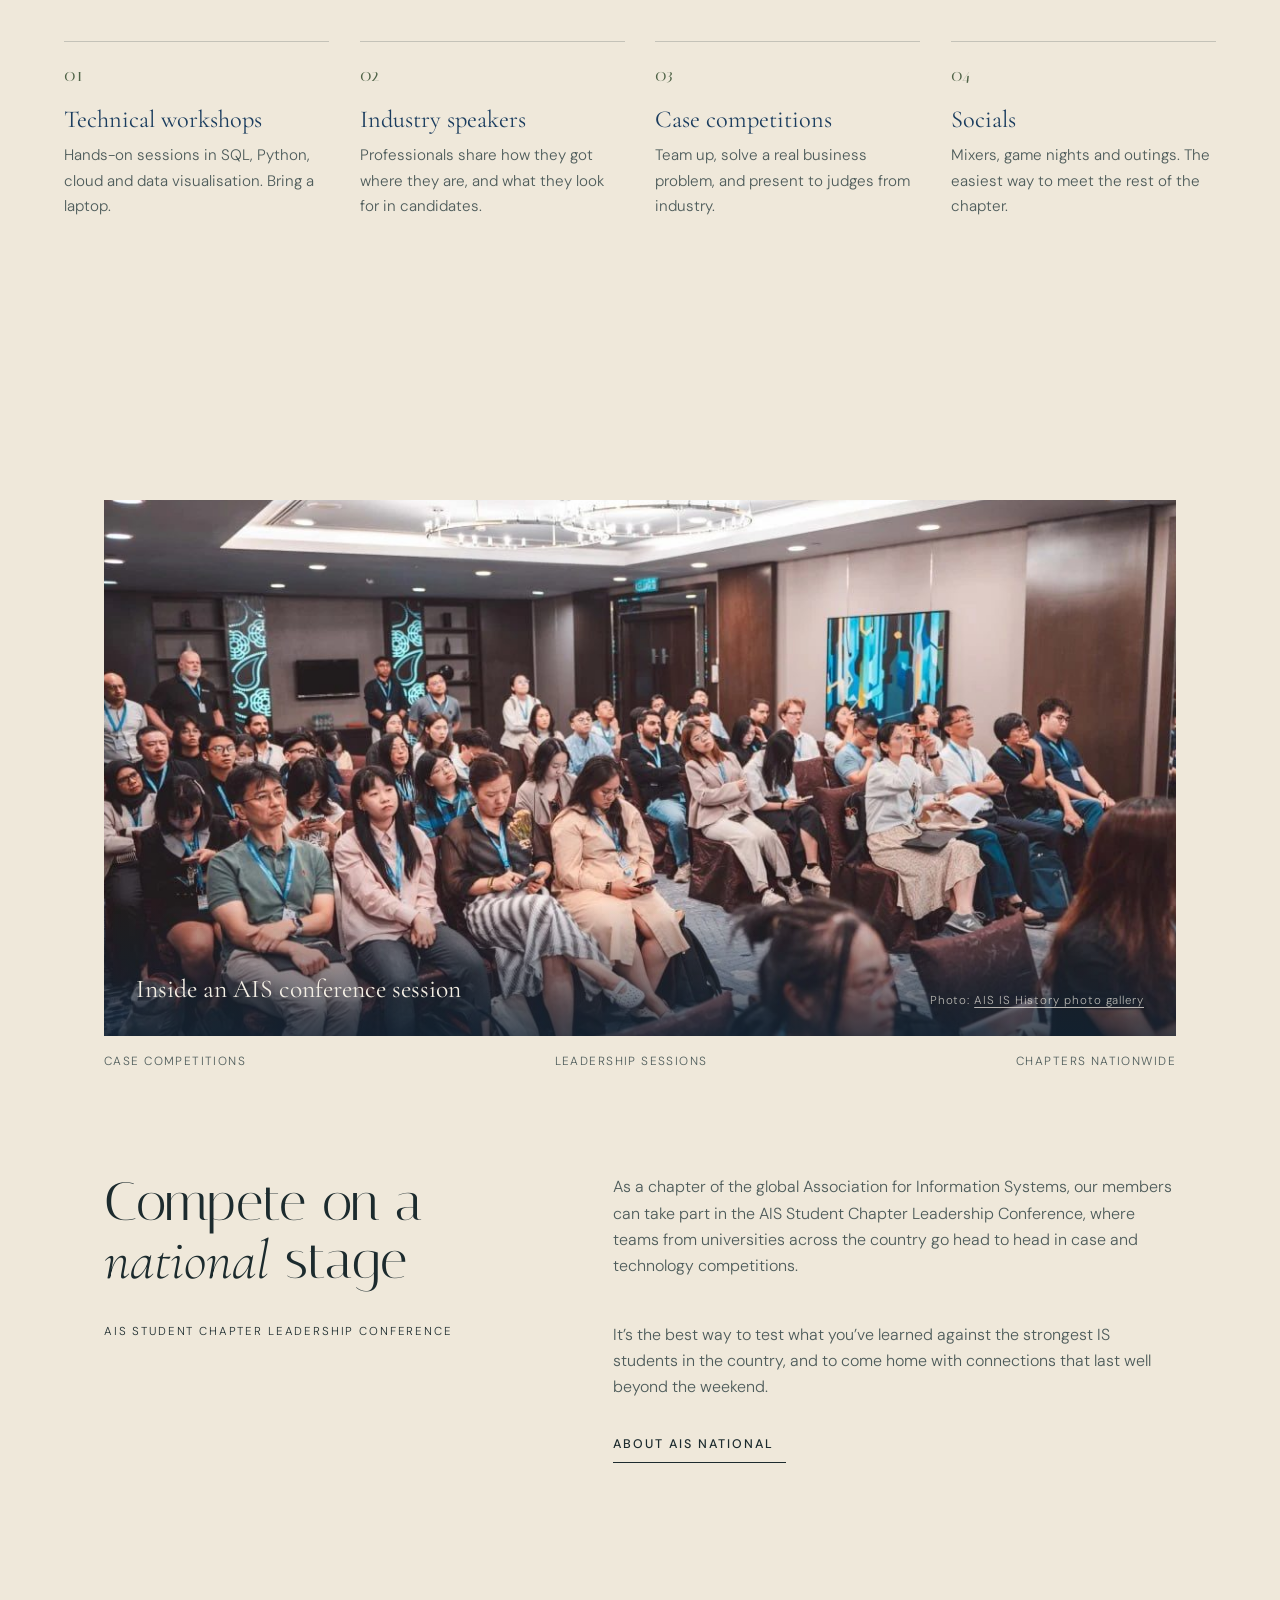
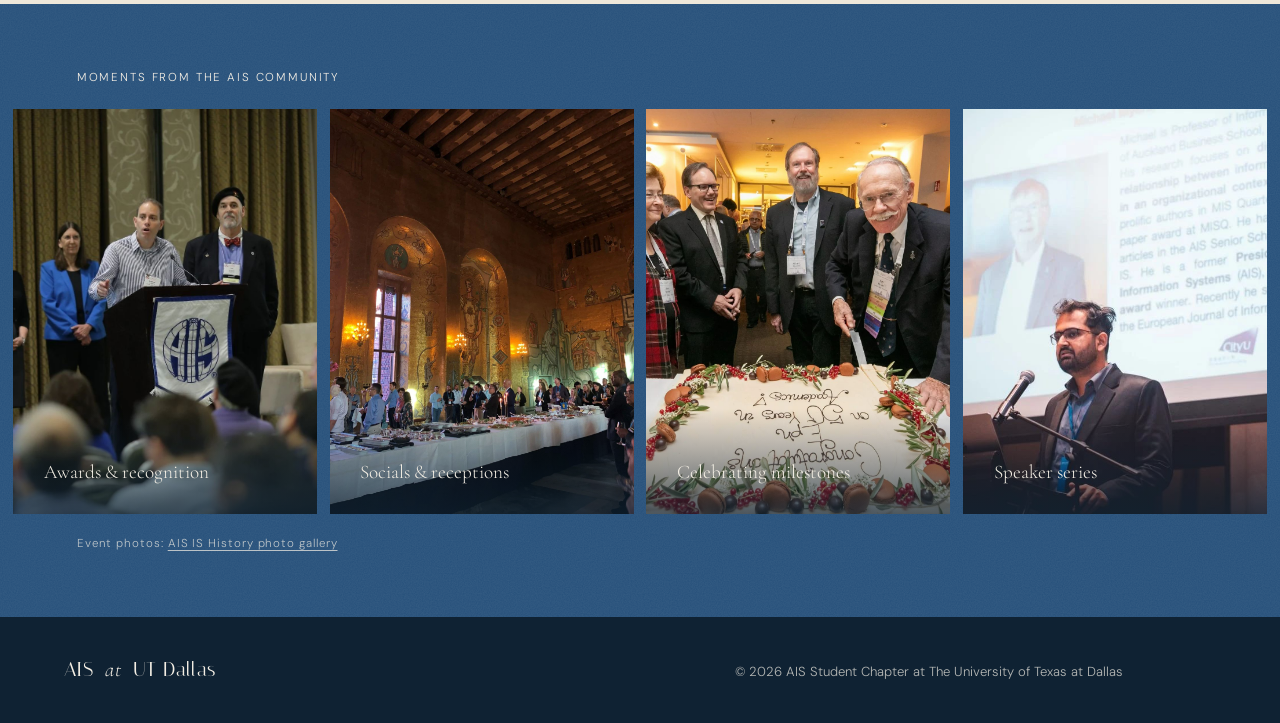
<file: v2/events.html>
<!doctype html>
<html lang="en">
<head>
  <meta charset="utf-8">
  <meta name="viewport" content="width=device-width, initial-scale=1">
  <title>Events · AIS at UT Dallas</title>
  <meta name="description" content="Upcoming AIS at UT Dallas events.">
  <meta name="theme-color" content="#0f2233">
  <link rel="icon" type="image/png" href="favicon.png">
  <link rel="preload" href="fonts/italiana-QmWaXw.woff2" as="font" type="font/woff2" crossorigin>
  <link rel="stylesheet" href="fonts/fonts.css?v=2">
  <link rel="stylesheet" href="css/base.css?v=2">
  <link rel="stylesheet" href="css/pages.css?v=2">
</head>
<body class="v2 page-events">

  <div class="progress" aria-hidden="true"></div>
  <header class="nav" data-nav>
    <a class="nav__mark" href="index.html"><img src="images/ais-logo-small.webp" alt="" width="36" height="36" data-nav-logo>AIS <em>at</em> UT Dallas</a>
    <button class="nav__toggle" type="button" aria-expanded="false" aria-controls="nav-links" data-nav-toggle>
      <span></span><span></span><span class="sr-only">Menu</span>
    </button>
    <nav class="nav__links" id="nav-links" aria-label="Primary">
      <a href="index.html">Home</a>
      <a href="events.html" aria-current="page">Events</a>
      <a href="officers.html">Officers</a>
      <a href="alumni.html">Alumni</a>
      <a href="join.html">Join</a>
    </nav>
  </header>

  <main>

    <section class="page-hero" data-landing>
      <img class="page-hero__img" src="images/ais-speaker.jpg" alt="">
      <div class="page-hero__inner">
        <p class="eyebrow">Workshops · Speakers · Competitions</p>
        <h1 class="display"><span class="line"><span>Chapter <em>Events</em></span></span></h1>
        <p class="hero__sub">What’s coming up at the chapter, and moments from the wider AIS community.</p>
      </div>
    </section>

    <!-- Filled from the chapter's Google Calendar once CALENDAR is set in js/main.js -->
    <section class="events" id="events" data-calendar>
      <div class="events__head">
        <h2 class="heading"><em>Upcoming</em> Events</h2>
        <a class="link-line" href="events.html" data-calendar-link target="_blank" rel="noopener">Full calendar</a>
      </div>
      <ol class="events__grid">
        <li>
          <a class="event" href="events.html">
            <img src="images/ocean.jpg" alt="" loading="lazy">
            <span class="event__meta">Sept 10 · Jindal School</span>
            <span class="event__title">General Meeting &amp; Welcome Social</span>
          </a>
        </li>
        <li>
          <a class="event" href="events.html">
            <img src="images/comb.jpg" alt="" loading="lazy">
            <span class="event__meta">Sept 24 · Workshop</span>
            <span class="event__title">SQL &amp; Power BI, hands-on</span>
          </a>
        </li>
        <li>
          <a class="event" href="events.html">
            <img src="images/blue-table.jpg" alt="" loading="lazy">
            <span class="event__meta">Oct 8 · Speaker series</span>
            <span class="event__title">From intern to analyst: an industry panel</span>
          </a>
        </li>
      </ol>
    </section>

    <section class="types">
      <div class="types__head">
        <p class="eyebrow">What to expect</p>
        <h2 class="heading">Four ways to <em>show up</em></h2>
      </div>
      <ol class="types__grid" data-reveal>
        <li><span class="types__num">01</span><strong>Technical workshops</strong><p>Hands-on sessions in SQL, Python, cloud and data visualisation. Bring a laptop.</p></li>
        <li><span class="types__num">02</span><strong>Industry speakers</strong><p>Professionals share how they got where they are, and what they look for in candidates.</p></li>
        <li><span class="types__num">03</span><strong>Case competitions</strong><p>Team up, solve a real business problem, and present to judges from industry.</p></li>
        <li><span class="types__num">04</span><strong>Socials</strong><p>Mixers, game nights and outings. The easiest way to meet the rest of the chapter.</p></li>
      </ol>
    </section>

    <section class="feature">
      <figure class="feature__photo">
        <img src="images/ais-conference.jpg" alt="A packed room of attendees listening to a session at an AIS conference" loading="lazy">
        <figcaption>
          <strong>Inside an AIS conference session</strong>
          <span>Photo: <a href="https://ishistory.aisnet.org/home/photo-gallery/" target="_blank" rel="noopener">AIS IS History photo gallery</a></span>
        </figcaption>
      </figure>
      <ul class="feature__tags" aria-label="Highlights">
        <li>Case competitions</li>
        <li>Leadership sessions</li>
        <li>Chapters nationwide</li>
      </ul>
      <div class="feature__text">
        <h2 class="heading">Compete on a <em>national</em> stage</h2>
        <p class="meta">AIS Student Chapter Leadership Conference</p>
        <p class="body">As a chapter of the global Association for Information Systems, our members can take part in the AIS Student Chapter Leadership Conference, where teams from universities across the country go head to head in case and technology competitions.</p>
        <p class="body">It’s the best way to test what you’ve learned against the strongest IS students in the country, and to come home with connections that last well beyond the weekend.</p>
        <a class="link-line link-line--dark" href="https://aisnet.org/" target="_blank" rel="noopener">About AIS national</a>
      </div>
    </section>

    <section class="collage" aria-labelledby="collage-title">
      <p class="eyebrow" id="collage-title">Moments from the AIS community</p>
      <a class="collage__item collage__item--photo" href="https://aisnet.org/about-ais/awards/" target="_blank" rel="noopener">
        <img src="images/ais-awards.jpg" alt="A presenter speaking at an AIS-bannered podium during an awards ceremony" loading="lazy" style="object-position: 52% 40%">
        <span>Awards &amp; recognition</span>
      </a>
      <a class="collage__item collage__item--photo" href="events.html">
        <img src="images/ais-reception.jpg" alt="Conference attendees gathered at a reception in a gilded mosaic hall" loading="lazy" style="object-position: 50% 60%">
        <span>Socials &amp; receptions</span>
      </a>
      <a class="collage__item collage__item--photo" href="https://ishistory.aisnet.org/awards/30-anniversary/" target="_blank" rel="noopener">
        <img src="images/ais-celebration.jpg" alt="AIS members celebrating a colleague's 50 years in academia with a cake" loading="lazy" style="object-position: 62% 50%">
        <span>Celebrating milestones</span>
      </a>
      <a class="collage__item collage__item--photo" href="https://aisnet.org/conferences/" target="_blank" rel="noopener">
        <img src="images/ais-speaker.jpg" style="object-position: 38% 50%" alt="A speaker at a lectern introducing a keynote at the AIS PACIS conference" loading="lazy">
        <span>Speaker series</span>
      </a>
      <p class="collage__credit">Event photos: <a href="https://ishistory.aisnet.org/home/photo-gallery/" target="_blank" rel="noopener">AIS IS History photo gallery</a></p>
    </section>

  </main>

  <footer class="footer footer--v2">
    <span class="nav__mark">AIS <em>at</em> UT Dallas</span>
    <span>© <span data-year></span> AIS Student Chapter at The University of Texas at Dallas</span>
  </footer>

  <!-- Floating logo: flies from the nav to the bottom right after the landing area, then opens the page menu -->
  <div class="fab" data-fab>
    <ul class="fab__menu" id="fab-menu" aria-label="Pages">
      <li><a href="index.html">Home</a></li>
      <li><a href="events.html" aria-current="page">Events</a></li>
      <li><a href="officers.html">Officers</a></li>
      <li><a href="alumni.html">Alumni</a></li>
      <li><a href="join.html">Join</a></li>
    </ul>
    <button class="fab__button" type="button" aria-expanded="false" aria-controls="fab-menu" aria-label="Open page menu" tabindex="-1">
      <img src="images/ais-logo-small.webp" alt="" width="160" height="160">
    </button>
  </div>

  <script src="js/main.js?v=2"></script>
  <script src="js/fab.js?v=2"></script>
</body>
</html>
</file>
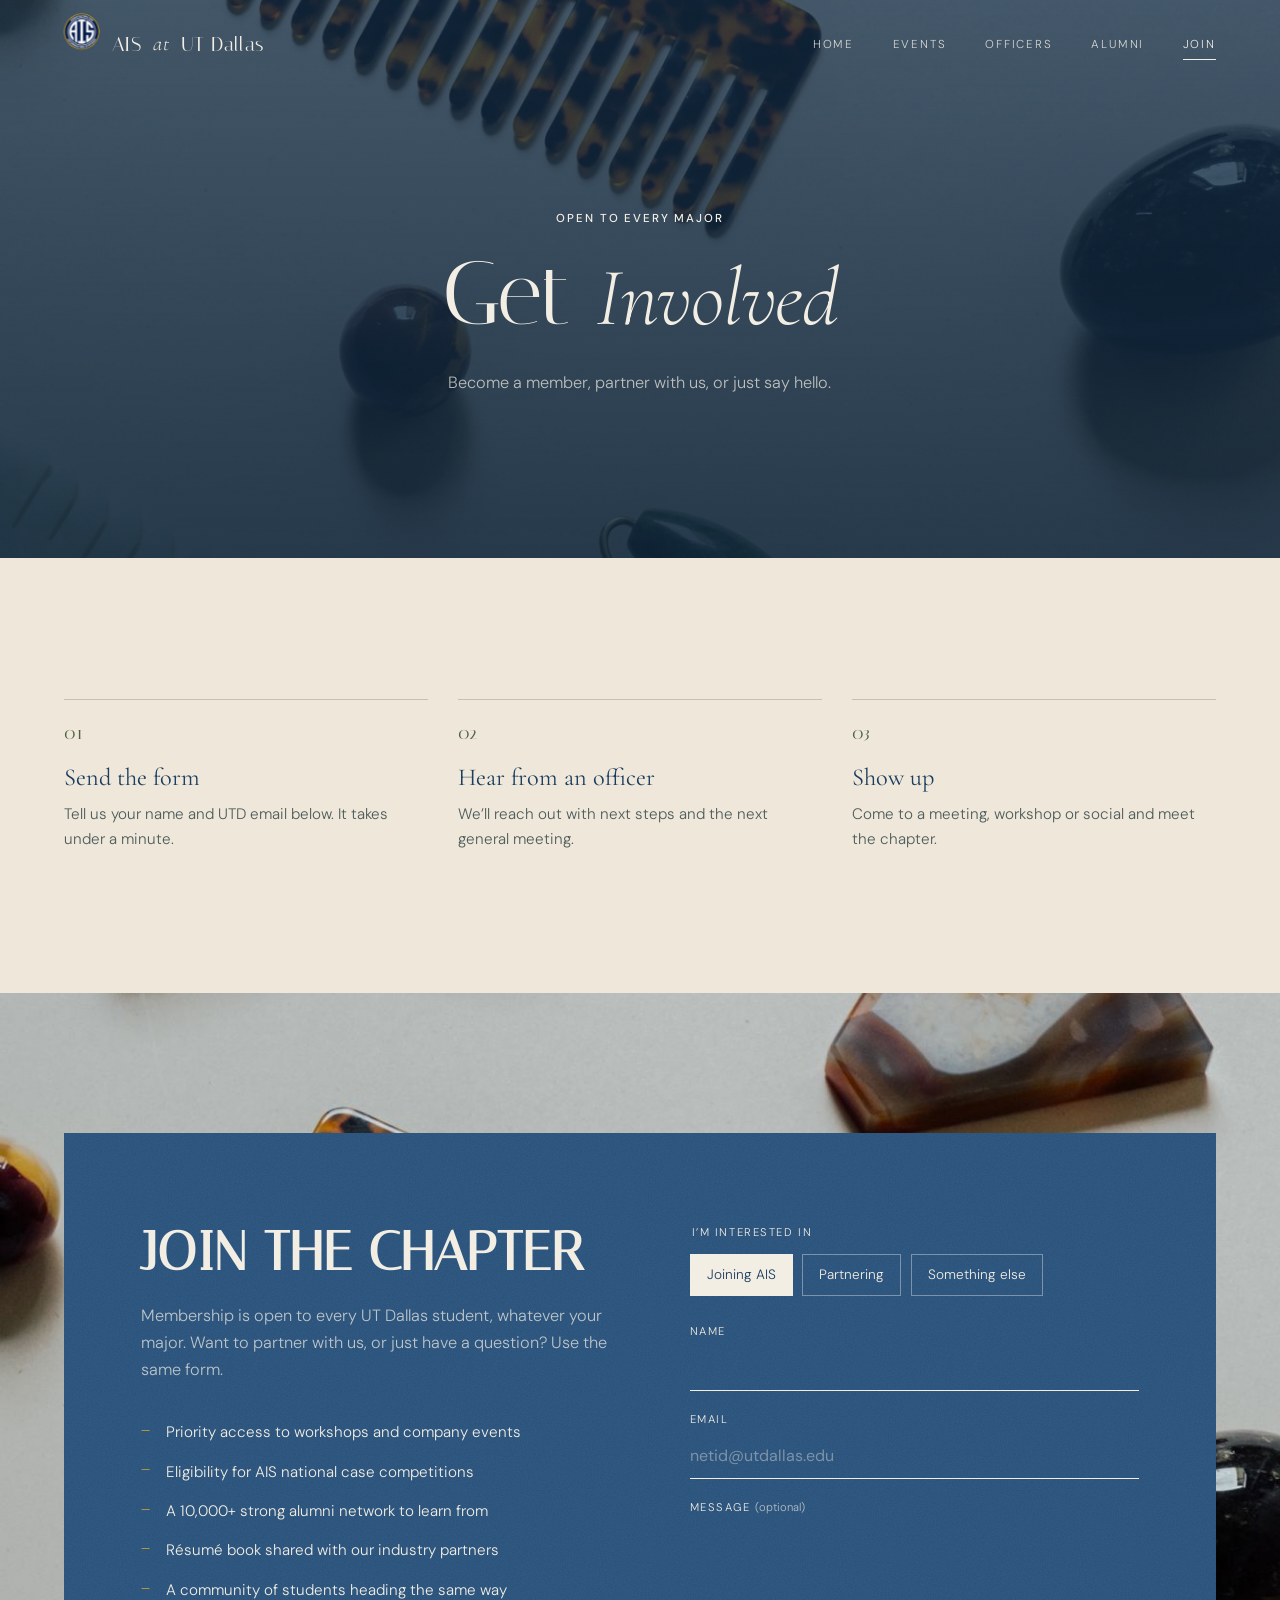
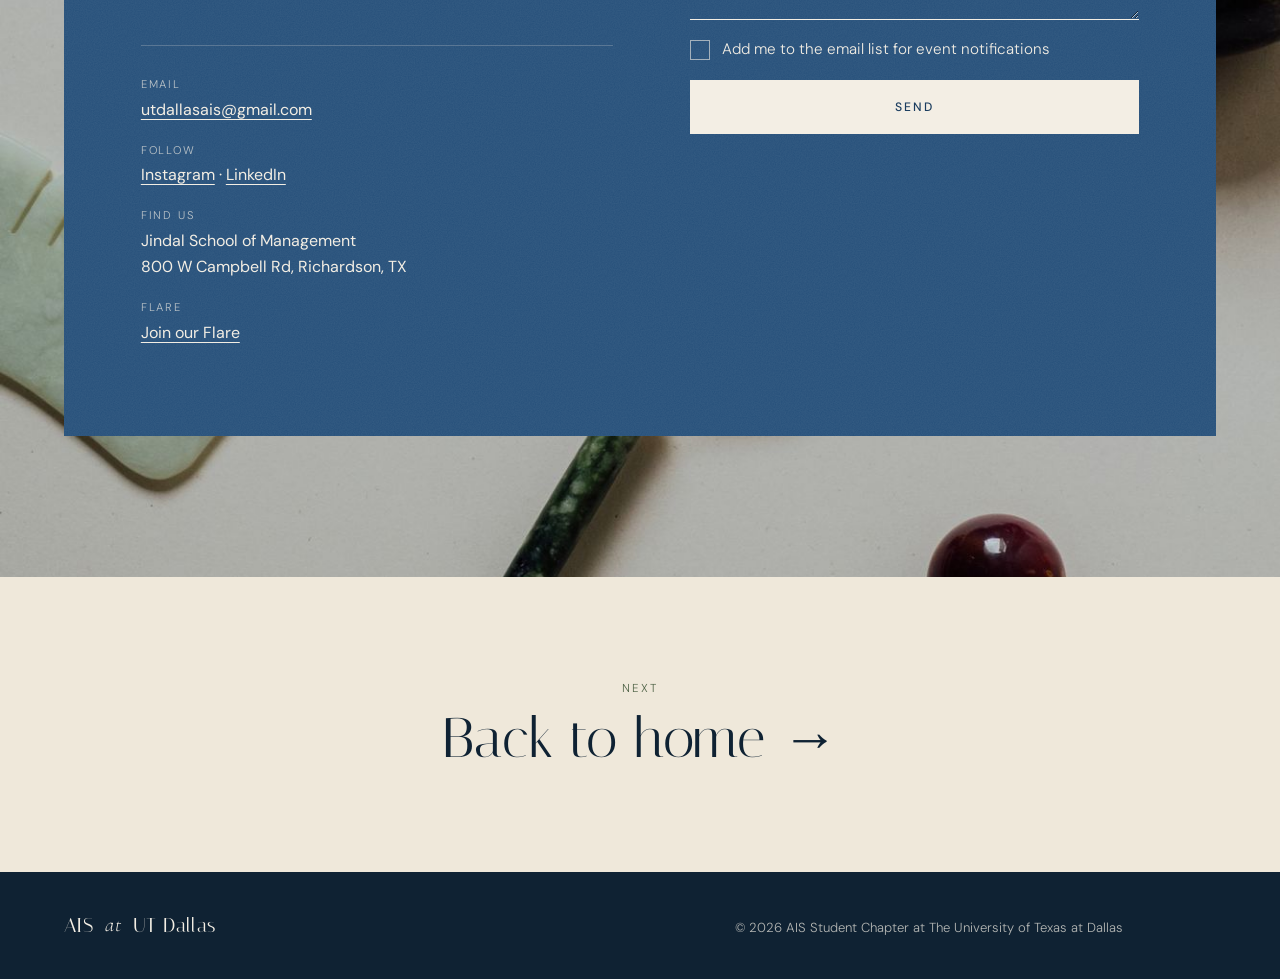
<file: v2/join.html>
<!doctype html>
<html lang="en">
<head>
  <meta charset="utf-8">
  <meta name="viewport" content="width=device-width, initial-scale=1">
  <title>Join · AIS at UT Dallas</title>
  <meta name="description" content="Join AIS at UT Dallas, partner with the chapter, or get in touch.">
  <meta name="theme-color" content="#0f2233">
  <link rel="icon" type="image/png" href="favicon.png">
  <link rel="preload" href="fonts/italiana-QmWaXw.woff2" as="font" type="font/woff2" crossorigin>
  <link rel="stylesheet" href="fonts/fonts.css?v=2">
  <link rel="stylesheet" href="css/base.css?v=2">
  <link rel="stylesheet" href="css/pages.css?v=2">
</head>
<body class="v2 page-join">

  <div class="progress" aria-hidden="true"></div>
  <header class="nav" data-nav>
    <a class="nav__mark" href="index.html"><img src="images/ais-logo-small.webp" alt="" width="36" height="36" data-nav-logo>AIS <em>at</em> UT Dallas</a>
    <button class="nav__toggle" type="button" aria-expanded="false" aria-controls="nav-links" data-nav-toggle>
      <span></span><span></span><span class="sr-only">Menu</span>
    </button>
    <nav class="nav__links" id="nav-links" aria-label="Primary">
      <a href="index.html">Home</a>
      <a href="events.html">Events</a>
      <a href="officers.html">Officers</a>
      <a href="alumni.html">Alumni</a>
      <a href="join.html" aria-current="page">Join</a>
    </nav>
  </header>

  <main>

    <section class="page-hero" data-landing>
      <img class="page-hero__img" src="images/stones-cream.jpg" alt="">
      <div class="page-hero__inner">
        <p class="eyebrow">Open to every major</p>
        <h1 class="display"><span class="line"><span>Get <em>Involved</em></span></span></h1>
        <p class="hero__sub">Become a member, partner with us, or just say hello.</p>
      </div>
    </section>

    <section class="steps">
      <ol class="steps__grid" data-reveal>
        <li><span class="types__num">01</span><strong>Send the form</strong><p>Tell us your name and UTD email below. It takes under a minute.</p></li>
        <li><span class="types__num">02</span><strong>Hear from an officer</strong><p>We’ll reach out with next steps and the next general meeting.</p></li>
        <li><span class="types__num">03</span><strong>Show up</strong><p>Come to a meeting, workshop or social and meet the chapter.</p></li>
      </ol>
    </section>

    <section class="contact" id="form">
      <img class="contact__bg" src="images/stones-cream.jpg" alt="" loading="lazy">
      <div class="contact__panel">
        <div class="contact__intro">
          <h2 class="caps-display caps-display--light">Join the chapter</h2>
          <p class="contact__lede">Membership is open to every UT Dallas student, whatever your major. Want to partner with us, or just have a question? Use the same form.</p>
          <ul class="checks checks--light">
            <li>Priority access to workshops and company events</li>
            <li>Eligibility for AIS national case competitions</li>
            <li>A 10,000+ strong alumni network to learn from</li>
            <li>Résumé book shared with our industry partners</li>
            <li>A community of students heading the same way</li>
          </ul>
          <dl class="contact__details">
            <div><dt>Email</dt><dd><a href="mailto:utdallasais@gmail.com">utdallasais@gmail.com</a></dd></div>
            <div><dt>Follow</dt><dd><a href="https://www.instagram.com/utdallasais/" target="_blank" rel="noopener">Instagram</a> · <a href="https://www.linkedin.com/company/utdallasais/" target="_blank" rel="noopener">LinkedIn</a></dd></div>
            <div><dt>Find us</dt><dd>Jindal School of Management<br>800 W Campbell Rd, Richardson, TX</dd></div>
            <div><dt>Flare</dt><dd><a href="https://flare-event.app.link/EcJCg0AUW0b" target="_blank" rel="noopener">Join our Flare</a></dd></div>
          </dl>
        </div>

        <form class="form contact__form" action="https://formsubmit.co/utdallasais@gmail.com" method="POST" data-form>
          <input type="hidden" name="_subject" value="New AIS membership interest" data-subject>
          <input type="hidden" name="_template" value="table">
          <input type="hidden" name="_captcha" value="false">
          <input class="honeypot" type="text" name="_honey" tabindex="-1" autocomplete="off" aria-hidden="true">
          <fieldset class="choice">
            <legend>I’m interested in</legend>
            <label><input type="radio" name="topic" value="Joining AIS" data-subject-value="New AIS membership interest" checked><span>Joining AIS</span></label>
            <label><input type="radio" name="topic" value="Partnering or sponsoring" data-subject-value="New AIS partnership inquiry"><span>Partnering</span></label>
            <label><input type="radio" name="topic" value="Something else" data-subject-value="New message from the AIS website"><span>Something else</span></label>
          </fieldset>
          <label class="field"><span>Name</span><input type="text" name="name" required autocomplete="name"></label>
          <label class="field"><span>Email</span><input type="email" name="email" required autocomplete="email" placeholder="netid@utdallas.edu"></label>
          <label class="field"><span>Message <em class="field__opt">(optional)</em></span><textarea name="message" rows="3"></textarea></label>
          <label class="optin">
            <input type="checkbox" name="Email list" value="Yes, add me to the event email list">
            <span>Add me to the email list for event notifications</span>
          </label>
          <button class="button button--light" type="submit">Send</button>
          <p class="form__note" role="status" aria-live="polite"></p>
        </form>
      </div>
    </section>

    <a class="next-page" href="index.html"><span class="eyebrow">Next</span><span class="next-page__title">Back to home <span aria-hidden="true">→</span></span></a>

  </main>

  <footer class="footer footer--v2">
    <span class="nav__mark">AIS <em>at</em> UT Dallas</span>
    <span>© <span data-year></span> AIS Student Chapter at The University of Texas at Dallas</span>
  </footer>

  <!-- Floating logo: flies from the nav to the bottom right after the landing area, then opens the page menu -->
  <div class="fab" data-fab>
    <ul class="fab__menu" id="fab-menu" aria-label="Pages">
      <li><a href="index.html">Home</a></li>
      <li><a href="events.html">Events</a></li>
      <li><a href="officers.html">Officers</a></li>
      <li><a href="alumni.html">Alumni</a></li>
      <li><a href="join.html" aria-current="page">Join</a></li>
    </ul>
    <button class="fab__button" type="button" aria-expanded="false" aria-controls="fab-menu" aria-label="Open page menu" tabindex="-1">
      <img src="images/ais-logo-small.webp" alt="" width="160" height="160">
    </button>
  </div>

  <script src="js/main.js?v=2"></script>
  <script src="js/fab.js?v=2"></script>
</body>
</html>
</file>
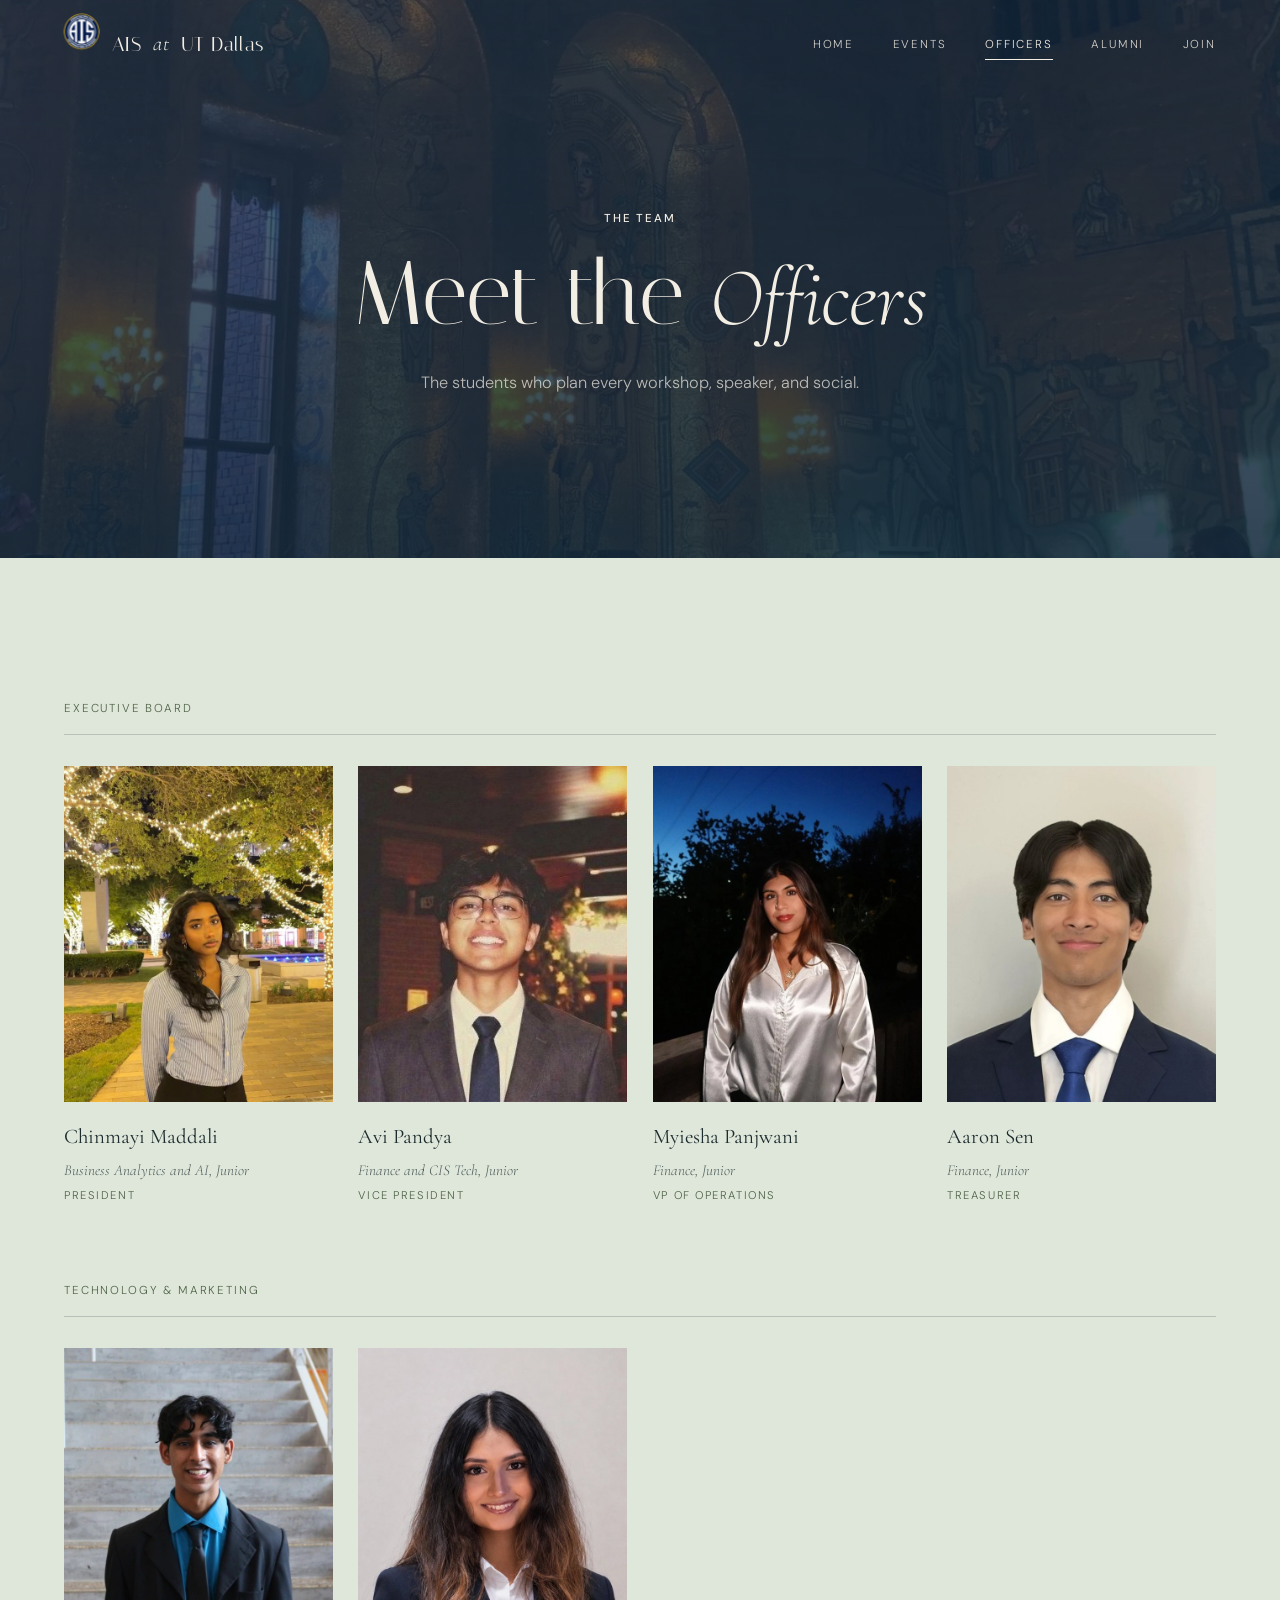
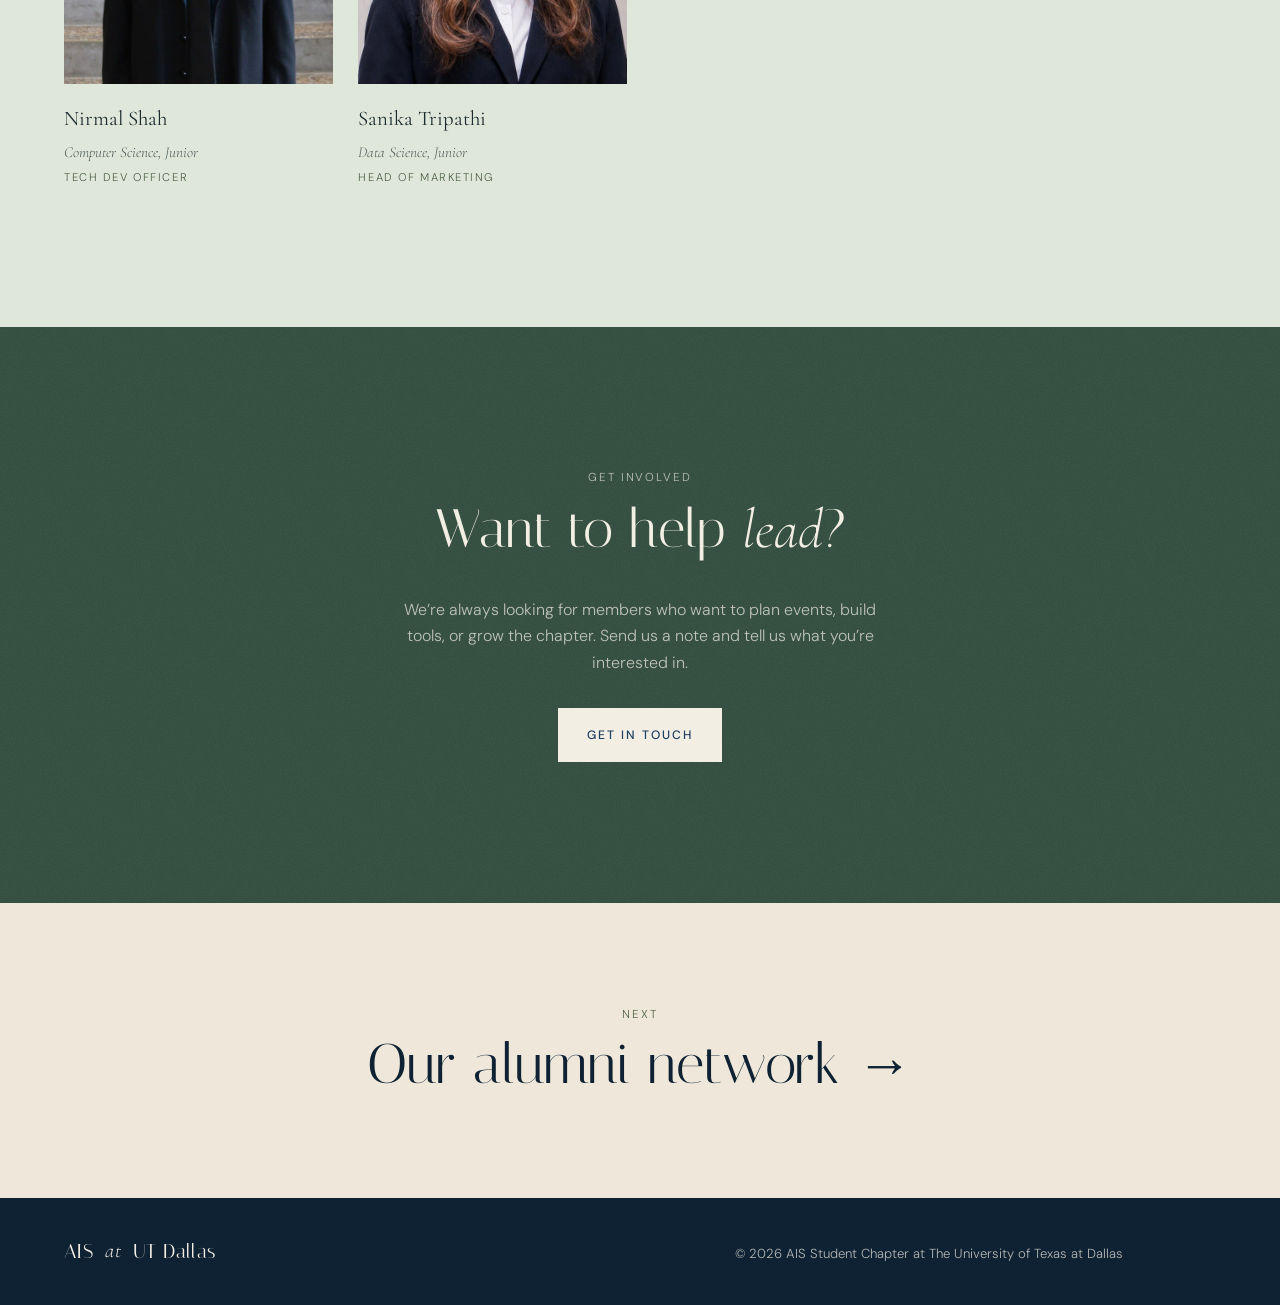
<file: v2/officers.html>
<!doctype html>
<html lang="en">
<head>
  <meta charset="utf-8">
  <meta name="viewport" content="width=device-width, initial-scale=1">
  <title>Officers · AIS at UT Dallas</title>
  <meta name="description" content="Meet the AIS at UT Dallas officers.">
  <meta name="theme-color" content="#0f2233">
  <link rel="icon" type="image/png" href="favicon.png">
  <link rel="preload" href="fonts/italiana-QmWaXw.woff2" as="font" type="font/woff2" crossorigin>
  <link rel="stylesheet" href="fonts/fonts.css?v=2">
  <link rel="stylesheet" href="css/base.css?v=2">
  <link rel="stylesheet" href="css/pages.css?v=2">
</head>
<body class="v2 page-officers">

  <div class="progress" aria-hidden="true"></div>
  <header class="nav" data-nav>
    <a class="nav__mark" href="index.html"><img src="images/ais-logo-small.webp" alt="" width="36" height="36" data-nav-logo>AIS <em>at</em> UT Dallas</a>
    <button class="nav__toggle" type="button" aria-expanded="false" aria-controls="nav-links" data-nav-toggle>
      <span></span><span></span><span class="sr-only">Menu</span>
    </button>
    <nav class="nav__links" id="nav-links" aria-label="Primary">
      <a href="index.html">Home</a>
      <a href="events.html">Events</a>
      <a href="officers.html" aria-current="page">Officers</a>
      <a href="alumni.html">Alumni</a>
      <a href="join.html">Join</a>
    </nav>
  </header>

  <main>

    <section class="page-hero" data-landing>
      <img class="page-hero__img" src="images/ais-reception.jpg" alt="">
      <div class="page-hero__inner">
        <p class="eyebrow">The team</p>
        <h1 class="display"><span class="line"><span>Meet the <em>Officers</em></span></span></h1>
        <p class="hero__sub">The students who plan every workshop, speaker, and social.</p>
      </div>
    </section>

    <section class="officers">
      <div class="officers__group">
        <p class="eyebrow">Executive board</p>
        <ul class="officers__grid">
        <li><span class="avatar"><img src="images/officer-chinmayi.jpg" alt="Portrait of Chinmayi Maddali" loading="lazy"></span><strong>Chinmayi Maddali</strong><em class="officer__meta">Business Analytics and AI, Junior</em><span>President</span></li>
        <li><span class="avatar"><img src="images/officer-avi.jpg" alt="Portrait of Avi Pandya" loading="lazy"></span><strong>Avi Pandya</strong><em class="officer__meta">Finance and CIS Tech, Junior</em><span>Vice President</span></li>
        <li><span class="avatar"><img src="images/officer-myiesha.jpg" alt="Portrait of Myiesha Panjwani" loading="lazy"></span><strong>Myiesha Panjwani</strong><em class="officer__meta">Finance, Junior</em><span>VP of Operations</span></li>
        <li><span class="avatar"><img src="images/officer-aaron.jpg" alt="Portrait of Aaron Sen" loading="lazy"></span><strong>Aaron Sen</strong><em class="officer__meta">Finance, Junior</em><span>Treasurer</span></li>
        </ul>
      </div>
      <div class="officers__group">
        <p class="eyebrow">Technology &amp; marketing</p>
        <ul class="officers__grid">
        <li><span class="avatar"><img src="images/officer-nirmal.jpg" alt="Portrait of Nirmal Shah" loading="lazy"></span><strong>Nirmal Shah</strong><em class="officer__meta">Computer Science, Junior</em><span>Tech Dev Officer</span></li>
        <li><span class="avatar"><img src="images/officer-sanika.jpg" alt="Portrait of Sanika Tripathi" loading="lazy"></span><strong>Sanika Tripathi</strong><em class="officer__meta">Data Science, Junior</em><span>Head of Marketing</span></li>
        </ul>
      </div>
    </section>

    <section class="cta cta--jade" data-reveal>
      <p class="eyebrow">Get involved</p>
      <h2 class="heading">Want to help <em>lead</em>?</h2>
      <p class="body">We’re always looking for members who want to plan events, build tools, or grow the chapter. Send us a note and tell us what you’re interested in.</p>
      <a class="button button--light" href="join.html">Get in touch</a>
    </section>

    <a class="next-page" href="alumni.html"><span class="eyebrow">Next</span><span class="next-page__title">Our alumni network <span aria-hidden="true">→</span></span></a>

  </main>

  <footer class="footer footer--v2">
    <span class="nav__mark">AIS <em>at</em> UT Dallas</span>
    <span>© <span data-year></span> AIS Student Chapter at The University of Texas at Dallas</span>
  </footer>

  <!-- Floating logo: flies from the nav to the bottom right after the landing area, then opens the page menu -->
  <div class="fab" data-fab>
    <ul class="fab__menu" id="fab-menu" aria-label="Pages">
      <li><a href="index.html">Home</a></li>
      <li><a href="events.html">Events</a></li>
      <li><a href="officers.html" aria-current="page">Officers</a></li>
      <li><a href="alumni.html">Alumni</a></li>
      <li><a href="join.html">Join</a></li>
    </ul>
    <button class="fab__button" type="button" aria-expanded="false" aria-controls="fab-menu" aria-label="Open page menu" tabindex="-1">
      <img src="images/ais-logo-small.webp" alt="" width="160" height="160">
    </button>
  </div>

  <script src="js/main.js?v=2"></script>
  <script src="js/fab.js?v=2"></script>
</body>
</html>
</file>
<file: fonts/fonts.css>
/* Self-hosted from Google Fonts (SIL Open Font License), latin subset */
@font-face {
  font-family: 'Cormorant Garamond';
  font-style: italic;
  font-weight: 300;
  font-display: swap;
  src: url(cormorant-garamond-EtImSo.woff2) format('woff2');
  unicode-range: U+0000-00FF, U+0131, U+0152-0153, U+02BB-02BC, U+02C6, U+02DA, U+02DC, U+0304, U+0308, U+0329, U+2000-206F, U+20AC, U+2122, U+2191, U+2193, U+2212, U+2215, U+FEFF, U+FFFD;
}
@font-face {
  font-family: 'Cormorant Garamond';
  font-style: italic;
  font-weight: 400;
  font-display: swap;
  src: url(cormorant-garamond-EtImSo.woff2) format('woff2');
  unicode-range: U+0000-00FF, U+0131, U+0152-0153, U+02BB-02BC, U+02C6, U+02DA, U+02DC, U+0304, U+0308, U+0329, U+2000-206F, U+20AC, U+2122, U+2191, U+2193, U+2212, U+2215, U+FEFF, U+FFFD;
}
@font-face {
  font-family: 'Cormorant Garamond';
  font-style: normal;
  font-weight: 300;
  font-display: swap;
  src: url(cormorant-garamond-jYqXtK.woff2) format('woff2');
  unicode-range: U+0000-00FF, U+0131, U+0152-0153, U+02BB-02BC, U+02C6, U+02DA, U+02DC, U+0304, U+0308, U+0329, U+2000-206F, U+20AC, U+2122, U+2191, U+2193, U+2212, U+2215, U+FEFF, U+FFFD;
}
@font-face {
  font-family: 'Cormorant Garamond';
  font-style: normal;
  font-weight: 400;
  font-display: swap;
  src: url(cormorant-garamond-jYqXtK.woff2) format('woff2');
  unicode-range: U+0000-00FF, U+0131, U+0152-0153, U+02BB-02BC, U+02C6, U+02DA, U+02DC, U+0304, U+0308, U+0329, U+2000-206F, U+20AC, U+2122, U+2191, U+2193, U+2212, U+2215, U+FEFF, U+FFFD;
}
@font-face {
  font-family: 'DM Sans';
  font-style: normal;
  font-weight: 300;
  font-display: swap;
  src: url(dm-sans-CZOIHQ.woff2) format('woff2');
  unicode-range: U+0000-00FF, U+0131, U+0152-0153, U+02BB-02BC, U+02C6, U+02DA, U+02DC, U+0304, U+0308, U+0329, U+2000-206F, U+20AC, U+2122, U+2191, U+2193, U+2212, U+2215, U+FEFF, U+FFFD;
}
@font-face {
  font-family: 'DM Sans';
  font-style: normal;
  font-weight: 400;
  font-display: swap;
  src: url(dm-sans-CZOIHQ.woff2) format('woff2');
  unicode-range: U+0000-00FF, U+0131, U+0152-0153, U+02BB-02BC, U+02C6, U+02DA, U+02DC, U+0304, U+0308, U+0329, U+2000-206F, U+20AC, U+2122, U+2191, U+2193, U+2212, U+2215, U+FEFF, U+FFFD;
}
@font-face {
  font-family: 'DM Sans';
  font-style: normal;
  font-weight: 500;
  font-display: swap;
  src: url(dm-sans-CZOIHQ.woff2) format('woff2');
  unicode-range: U+0000-00FF, U+0131, U+0152-0153, U+02BB-02BC, U+02C6, U+02DA, U+02DC, U+0304, U+0308, U+0329, U+2000-206F, U+20AC, U+2122, U+2191, U+2193, U+2212, U+2215, U+FEFF, U+FFFD;
}
@font-face {
  font-family: 'Italiana';
  font-style: normal;
  font-weight: 400;
  font-display: swap;
  src: url(italiana-QmWaXw.woff2) format('woff2');
  unicode-range: U+0000-00FF, U+0131, U+0152-0153, U+02BB-02BC, U+02C6, U+02DA, U+02DC, U+0304, U+0308, U+0329, U+2000-206F, U+20AC, U+2122, U+2191, U+2193, U+2212, U+2215, U+FEFF, U+FFFD;
}
</file>
<file: styles.css>
/* ---------- Tokens ---------- */
:root {
  --ink: #0f2233;
  --ocean: #26507a;
  --ocean-deep: #1b3d5f;
  --jade: #2f4a3c;
  --moss: #4e6246;
  --seaglass: #dfe7da;
  --cream: #efe8da;
  --sand: #d8cbb3;
  --gold: #f2b51c;
  --text: #1c2b2e;
  --text-soft: #4d5b5a;
  --on-dark: #f3eee4;
  --on-dark-soft: rgba(243, 238, 228, 0.72);

  --font-display: "Italiana", "Cormorant Garamond", serif;
  --font-serif: "Cormorant Garamond", Georgia, serif;
  --font-sans: "DM Sans", system-ui, sans-serif;

  --gutter: clamp(20px, 5vw, 72px);
  --section: clamp(72px, 11vw, 144px);

  /* Paper grain, used over flat colour panels */
  --grain: url("data:image/svg+xml,%3Csvg xmlns='http://www.w3.org/2000/svg' width='240' height='240'%3E%3Cfilter id='n'%3E%3CfeTurbulence type='fractalNoise' baseFrequency='.85' numOctaves='3' stitchTiles='stitch'/%3E%3CfeColorMatrix values='0 0 0 0 1 0 0 0 0 1 0 0 0 0 1 0 0 0 .07 0'/%3E%3C/filter%3E%3Crect width='100%25' height='100%25' filter='url(%23n)'/%3E%3C/svg%3E");
}

/* ---------- Base ---------- */
*, *::before, *::after { box-sizing: border-box; }
/* Base size grows gently on wide screens: 16px up to ~1440px, reaching 19px around 2300px */
html { scroll-behavior: smooth; font-size: clamp(16px, 0.35vw + 11px, 19px); }
body {
  margin: 0;
  background: var(--cream);
  color: var(--text);
  font-family: var(--font-sans);
  font-weight: 300;
  font-size: 1rem;
  line-height: 1.65;
  -webkit-font-smoothing: antialiased;
}
img { display: block; max-width: 100%; }
a { color: inherit; }
figure { margin: 0; }
em { font-style: italic; font-family: var(--font-serif); font-weight: 300; }

/* ---------- Type ---------- */
.display {
  margin: 0;
  font-family: var(--font-display);
  font-weight: 400;
  font-size: clamp(3rem, 9vw, 7.5rem);
  line-height: 0.95;
  letter-spacing: -0.01em;
}
/* Room for descenders and italic overhang inside the reveal mask, cancelled by negative margins */
.display .line { display: block; overflow: hidden; padding: 0.04em 0.12em 0.26em; margin: -0.04em -0.12em -0.18em; }
.display .line > span { display: block; transform: translateY(105%); animation: rise 1.3s cubic-bezier(.2,.7,.2,1) forwards; }
.display em.line > span { animation-delay: 0.15s; }
.hero .eyebrow, .hero__sub, .hero__actions { opacity: 0; animation: fade 1.2s ease forwards; }
.hero .eyebrow { animation-delay: 0.1s; }
.hero__sub { animation-delay: 0.5s; }
.hero__actions { animation-delay: 0.7s; }
@keyframes rise { to { transform: none; } }
@keyframes fade { from { opacity: 0; transform: translateY(10px); } to { opacity: 1; transform: none; } }
.display em { font-size: 0.92em; margin-top: 0.06em; }

.heading {
  margin: 0 0 0.6em;
  font-family: var(--font-display);
  font-weight: 400;
  font-size: clamp(2.2rem, 4.2vw, 3.4rem);
  line-height: 1.05;
}
.heading em { font-size: 1.04em; }

.caps-display {
  margin: 0;
  font-family: var(--font-display);
  text-transform: uppercase;
  font-size: clamp(1.9rem, 3.6vw, 3rem);
  line-height: 1.08;
  letter-spacing: 0.01em;
  color: var(--ocean-deep);
}
.caps-display--light { color: var(--on-dark); font-size: clamp(2.4rem, 6vw, 4.8rem); }

.lede { font-size: 1.1rem; max-width: 40ch; margin: 0 0 2rem; }
.body { max-width: 56ch; margin: 0 0 1.1em; color: var(--text-soft); }
.meta, .eyebrow {
  font-size: 0.72rem;
  letter-spacing: 0.16em;
  text-transform: uppercase;
  margin: 0 0 1.6rem;
}

/* Underlined uppercase link, from the reference deck's "ENTER" */
.link-line {
  display: inline-block;
  font-size: 0.78rem;
  font-weight: 500;
  letter-spacing: 0.16em;
  text-transform: uppercase;
  text-decoration: none;
  padding: 0 0.9em 0.55em;
  border-bottom: 1px solid currentColor;
  transition: letter-spacing 0.4s ease, opacity 0.3s ease;
}
.link-line:hover { letter-spacing: 0.22em; }
.link-line--dark { padding-left: 0; }

/* ---------- Nav ---------- */
.nav {
  position: fixed;
  inset: 0 0 auto;
  z-index: 20;
  display: flex;
  justify-content: space-between;
  align-items: center;
  padding: 26px var(--gutter);
  color: var(--on-dark);
  transition: padding 0.4s ease, background-color 0.4s ease, box-shadow 0.4s ease;
}
.nav.is-scrolled {
  padding-top: 14px;
  padding-bottom: 14px;
  background: rgba(15, 34, 51, 0.82);
  backdrop-filter: blur(14px) saturate(1.2);
  -webkit-backdrop-filter: blur(14px) saturate(1.2);
  box-shadow: 0 1px 0 rgba(243, 238, 228, 0.08);
}
.nav__mark {
  display: inline-flex;
  align-items: center;
  gap: 12px;
  font-family: var(--font-display);
  font-size: 1.25rem;
  text-decoration: none;
  letter-spacing: 0.02em;
}
.nav__links { display: flex; gap: clamp(16px, 3vw, 40px); }
.nav__links a {
  position: relative;
  font-size: 0.72rem;
  letter-spacing: 0.16em;
  text-transform: uppercase;
  text-decoration: none;
  opacity: 0.85;
  padding: 4px 0;
}
.nav__links a::after {
  content: "";
  position: absolute;
  left: 0; right: 0; bottom: -2px;
  height: 1px;
  background: currentColor;
  transform: scaleX(0);
  transform-origin: right;
  transition: transform 0.45s cubic-bezier(.2,.7,.2,1);
}
.nav__links a:hover { opacity: 1; }
.nav__links a:hover::after, .nav__links a.is-active::after { transform: scaleX(1); transform-origin: left; }
.nav__links a.is-active { opacity: 1; }
.nav__toggle {
  display: none;
  position: relative;
  z-index: 2;
  width: 40px; height: 40px;
  padding: 0;
  border: 0;
  background: none;
  color: inherit;
  cursor: pointer;
}
.nav__toggle span:not(.sr-only) {
  position: absolute;
  left: 9px; right: 9px;
  height: 1px;
  background: currentColor;
  transition: transform 0.4s ease, top 0.4s ease;
}
.nav__toggle span:nth-child(1) { top: 15px; }
.nav__toggle span:nth-child(2) { top: 24px; }
.nav.is-open .nav__toggle span:nth-child(1) { top: 20px; transform: rotate(45deg); }
.nav.is-open .nav__toggle span:nth-child(2) { top: 20px; transform: rotate(-45deg); }
.sr-only { position: absolute; width: 1px; height: 1px; overflow: hidden; clip: rect(0 0 0 0); white-space: nowrap; }

.progress {
  position: fixed;
  top: 0; left: 0; right: 0;
  z-index: 30;
  height: 2px;
  background: var(--gold);
  transform: scaleX(var(--p, 0));
  transform-origin: left;
}

/* ---------- Hero ---------- */
.hero {
  position: relative;
  min-height: 100svh;
  display: grid;
  place-items: center;
  overflow: hidden;
  color: var(--on-dark);
  text-align: center;
  background: var(--ocean-deep);
}
.hero__img {
  position: absolute;
  inset: 0;
  width: 100%;
  height: 100%;
  object-fit: cover;
  transform: scale(1.04);
  animation: settle 2.4s cubic-bezier(.2,.7,.2,1) forwards;
}
.hero::after {
  content: "";
  position: absolute;
  inset: 0;
  background: radial-gradient(ellipse 60% 55% at center, rgba(15, 34, 51, 0.55), rgba(15, 34, 51, 0.12) 100%);
}
.hero__inner { position: relative; z-index: 1; padding: 0 var(--gutter); text-shadow: 0 1px 24px rgba(15, 34, 51, 0.45); }
.hero__sub {
  margin: 1.6rem auto 2.4rem;
  max-width: 40ch;
  font-size: 1.02rem;
  color: var(--on-dark-soft);
}
@keyframes settle { to { transform: scale(1); } }

/* ---------- Split sections ---------- */
.split { display: grid; grid-template-columns: 1fr 1fr; }
.panel { padding: var(--section) var(--gutter); }
.panel--ink { background: var(--ink) var(--grain); color: var(--on-dark); }
.panel--ink .body, .panel--ink .lede { color: var(--on-dark-soft); }
.panel--seaglass { background: var(--seaglass); }


.frame { margin: 0 0 2.4rem; overflow: hidden; }
.panel--ink .frame { max-width: 520px; }
.frame img { width: 100%; aspect-ratio: 4 / 3; object-fit: cover; transition: transform 1.2s ease; }
.frame:hover img { transform: scale(1.03); }
.frame--flush { margin-bottom: 1.6rem; }
.frame--flush img { aspect-ratio: 1 / 1; }

/* What we do (in About) */
.panel--seaglass .pillars { margin-top: 1.6rem; }
.caps-display--small { font-size: clamp(1.1rem, 1.8vw, 1.45rem); letter-spacing: 0.06em; }

/* ---------- Events ---------- */
.events {
  padding: var(--section) var(--gutter);
  background: var(--moss) var(--grain);
  color: var(--on-dark);
}
.events__head {
  display: flex;
  justify-content: space-between;
  align-items: baseline;
  flex-wrap: wrap;
  gap: 1rem 2rem;
  max-width: 1500px;
  margin: 0 auto clamp(32px, 4vw, 56px);
}
.events__head .heading { margin: 0; }
.events__grid {
  list-style: none;
  margin: 0 auto;
  padding: 0;
  max-width: 1500px;
  display: grid;
  grid-template-columns: repeat(3, 1fr);
  gap: clamp(16px, 2vw, 28px);
}
.event {
  display: grid;
  height: 100%;
  align-content: start;
  gap: 0.5rem;
  padding: clamp(12px, 1.2vw, 16px) clamp(12px, 1.2vw, 16px) clamp(20px, 2vw, 28px);
  background: var(--cream);
  color: var(--text);
  text-decoration: none;
  transition: transform 0.5s cubic-bezier(.2,.7,.2,1), box-shadow 0.5s ease;
}
.event img { width: 100%; aspect-ratio: 4 / 3; object-fit: cover; margin-bottom: 0.9rem; }
.event__meta { font-size: 0.75rem; letter-spacing: 0.14em; text-transform: uppercase; color: var(--moss); padding: 0 0.3rem; }
.event__title { font-family: var(--font-serif); font-size: clamp(1.3rem, 1.6vw, 2rem); line-height: 1.2; padding: 0 0.3rem; }
.events__empty { grid-column: 1 / -1; font-family: var(--font-serif); font-size: 1.4rem; }
.event:hover { transform: translateY(-6px); box-shadow: 0 18px 40px rgba(15, 34, 51, 0.25); }
.event:hover .event__title { text-decoration: underline; text-underline-offset: 4px; text-decoration-thickness: 1px; }

/* ---------- Feature post ---------- */
.feature {
  padding: var(--section) var(--gutter);
  max-width: 1200px;
  margin: 0 auto;
}
.feature__diptych { display: grid; grid-template-columns: 1fr 1fr; }
.feature__diptych figure { position: relative; }
.feature__diptych img { width: 100%; height: 100%; aspect-ratio: 4 / 5; object-fit: cover; }
.feature__diptych figcaption {
  position: absolute;
  top: 28px;
  left: 30px;
  font-size: 0.8rem;
  letter-spacing: 0.08em;
  text-transform: uppercase;
  line-height: 1.4;
  color: var(--ink);
}
.feature__tags {
  display: flex;
  justify-content: space-between;
  gap: 1rem;
  list-style: none;
  margin: 1rem 0 0;
  padding: 0;
  font-size: 0.74rem;
  letter-spacing: 0.12em;
  text-transform: uppercase;
  color: var(--text-soft);
}
.feature__text {
  display: grid;
  grid-template-columns: 1fr 1.3fr;
  column-gap: clamp(24px, 6vw, 96px);
  margin-top: clamp(56px, 8vw, 104px);
}
.feature__text .heading, .feature__text .meta { grid-column: 1; }
.feature__text .body, .feature__text .link-line { grid-column: 2; }
.feature__text .heading { grid-row: 1; }
.feature__text .meta { grid-row: 2; }
.feature__text .body:first-of-type { grid-row: 1 / span 2; align-self: end; }
.feature__text .link-line { justify-self: start; margin-top: 1rem; }

/* ---------- Feature photo ---------- */
.feature__photo { position: relative; overflow: hidden; }
.feature__photo img {
  width: 100%;
  aspect-ratio: 16 / 8;
  object-fit: cover;
  transform: scale(1.14);
}
.feature__photo figcaption {
  position: absolute;
  left: 0; right: 0; bottom: 0;
  display: flex;
  justify-content: space-between;
  align-items: end;
  flex-wrap: wrap;
  gap: 0.4rem 1.6rem;
  padding: 4rem clamp(18px, 3vw, 32px) clamp(16px, 2.4vw, 26px);
  background: linear-gradient(transparent, rgba(15, 34, 51, 0.78));
  color: var(--on-dark);
}
.feature__photo strong { font-family: var(--font-serif); font-weight: 400; font-size: clamp(1.2rem, 2vw, 1.6rem); }
.feature__photo span { font-size: 0.72rem; letter-spacing: 0.08em; color: var(--on-dark-soft); }
.feature__photo a { text-underline-offset: 3px; }

/* ---------- Collage ---------- */
/* Four photos across the full width on desktop, 2×2 on smaller screens */
.collage {
  display: grid;
  grid-template-columns: repeat(4, 1fr);
  gap: clamp(10px, 1vw, 16px);
  padding: clamp(40px, 5vw, 72px) clamp(10px, 1vw, 16px);
  background: var(--ocean) var(--grain);
  color: var(--on-dark);
}
.collage .eyebrow { grid-column: 1 / -1; margin: 0 0 0.6rem; padding: 0 var(--gutter); }
.collage__item { position: relative; display: block; aspect-ratio: 3 / 4; text-decoration: none; overflow: hidden; }
.collage__item img { width: 100%; height: 100%; object-fit: cover; transition: transform 1.2s ease; }
.collage__item span {
  position: absolute;
  left: 0; right: 0; bottom: 0;
  padding: 3rem clamp(16px, 2.4vw, 32px) clamp(14px, 2vw, 26px);
  font-family: var(--font-serif);
  font-size: clamp(1rem, 1.5vw, 1.6rem);
  background: linear-gradient(transparent, rgba(15, 34, 51, 0.72));
}
.collage__item:hover img { transform: scale(1.04); }
.collage__credit {
  grid-column: 1 / -1;
  margin: 0.4rem 0 0;
  padding: 0 var(--gutter);
  font-size: 0.72rem;
  letter-spacing: 0.08em;
  color: var(--on-dark-soft);
}
.collage__credit a { text-underline-offset: 3px; }

/* ---------- Forms ---------- */
.form { display: grid; gap: 1.2rem; margin-top: 1.6rem; }
.field { display: grid; gap: 0.35rem; }
.field--full { grid-column: 1 / -1; }
.field span {
  font-size: 0.7rem;
  letter-spacing: 0.14em;
  text-transform: uppercase;
}
.field input, .field textarea {
  width: 100%;
  font: inherit;
  font-weight: 400;
  color: inherit;
  background: transparent;
  border: 0;
  border-bottom: 1px solid currentColor;
  padding: 0.55rem 0;
  border-radius: 0;
  resize: vertical;
}
.field input::placeholder { color: inherit; opacity: 0.4; }
/* Keep browser autofill from painting fields light blue */
.field input:-webkit-autofill, .field input:-webkit-autofill:hover, .field input:-webkit-autofill:focus {
  -webkit-text-fill-color: currentColor;
  -webkit-box-shadow: 0 0 0 100px var(--ocean) inset;
  caret-color: currentColor;
  transition: background-color 9999s;
}
.field input:focus, .field textarea:focus { outline: none; border-bottom-width: 2px; }
.button {
  justify-self: start;
  font: inherit;
  font-size: 0.76rem;
  font-weight: 500;
  letter-spacing: 0.16em;
  text-transform: uppercase;
  padding: 1rem 1.8rem;
  border: 1px solid var(--ink);
  background: var(--ink);
  color: var(--on-dark);
  cursor: pointer;
  transition: background 0.3s ease, color 0.3s ease;
}
.button:hover { background: transparent; color: var(--ink); }
.button--light { justify-self: center; background: var(--on-dark); color: var(--ocean-deep); border-color: var(--on-dark); }
.button--light:hover { background: transparent; color: var(--on-dark); }
.form__note { margin: 0; font-size: 0.85rem; opacity: 0.85; min-height: 1.2em; }
.form__note a { text-underline-offset: 3px; }
.honeypot { position: absolute; left: -9999px; width: 1px; height: 1px; opacity: 0; }
.button:disabled { opacity: 0.6; cursor: wait; }
:focus-visible { outline: 2px solid var(--moss); outline-offset: 3px; }

/* ---------- Join + contact ---------- */
.contact {
  position: relative;
  padding: var(--section) var(--gutter);
  color: var(--on-dark);
  overflow: hidden;
}
.contact__bg { position: absolute; inset: 0; width: 100%; height: 100%; object-fit: cover; }
.contact__panel {
  position: relative;
  max-width: 1160px;
  margin: 0 auto;
  display: grid;
  grid-template-columns: 1.05fr 1fr;
  gap: clamp(40px, 6vw, 96px);
  padding: clamp(40px, 7vw, 96px) clamp(22px, 6vw, 88px);
  background: var(--ocean) var(--grain);
}
.contact__lede { margin: 1.4rem 0 1.8rem; max-width: 44ch; color: var(--on-dark-soft); font-size: 1.02rem; }
.contact .checks--light li { color: var(--on-dark); }
.contact .checks--light li::before { color: var(--gold); }
.contact__intro .caps-display { font-size: clamp(2.2rem, 4.2vw, 3.4rem); }
.contact__details {
  display: grid;
  gap: 1.1rem;
  margin: 2.2rem 0 0;
  padding-top: 1.8rem;
  border-top: 1px solid rgba(243, 238, 228, 0.22);
}
.contact__details dt { font-size: 0.7rem; letter-spacing: 0.16em; text-transform: uppercase; color: var(--on-dark-soft); }
.contact__details dd { margin: 0.2rem 0 0; font-size: 1rem; font-weight: 400; }
.contact__details a { text-underline-offset: 4px; text-decoration-thickness: 1px; }
.contact__form { align-self: start; margin-top: 0; }
.contact__form .button { justify-self: stretch; }

.choice { border: 0; margin: 0 0 0.4rem; padding: 0; display: flex; flex-wrap: wrap; gap: 0.6rem; }
.choice legend {
  width: 100%;
  margin-bottom: 0.8rem;
  font-size: 0.7rem;
  letter-spacing: 0.14em;
  text-transform: uppercase;
}
.choice label { cursor: pointer; }
.choice input { position: absolute; opacity: 0; pointer-events: none; }
.choice span {
  display: inline-block;
  padding: 0.55rem 1rem;
  border: 1px solid rgba(243, 238, 228, 0.4);
  font-size: 0.85rem;
  transition: background-color 0.3s ease, color 0.3s ease, border-color 0.3s ease;
}
.choice label:hover span { border-color: var(--on-dark); }
.choice input:checked + span { background: var(--on-dark); color: var(--ocean-deep); border-color: var(--on-dark); }
.choice input:focus-visible + span { outline: 2px solid var(--gold); outline-offset: 3px; }
.optin { display: flex; align-items: flex-start; gap: 0.8rem; cursor: pointer; font-size: 0.95rem; line-height: 1.4; }
.optin input {
  appearance: none;
  flex: none;
  width: 1.25rem; height: 1.25rem;
  margin: 0.05rem 0 0;
  border: 1px solid rgba(243, 238, 228, 0.6);
  background: transparent;
  cursor: pointer;
  display: grid;
  place-items: center;
  transition: background-color 0.2s ease, border-color 0.2s ease;
}
.optin input::after { content: ""; width: 0.35rem; height: 0.65rem; border: solid var(--ocean-deep); border-width: 0 2px 2px 0; transform: rotate(45deg) translate(-1px, -1px); opacity: 0; }
.optin input:checked { background: var(--on-dark); border-color: var(--on-dark); }
.optin input:checked::after { opacity: 1; }
.optin input:focus-visible { outline: 2px solid var(--gold); outline-offset: 3px; }
.field__opt { font-family: inherit; font-style: normal; text-transform: none; letter-spacing: 0; opacity: 0.7; }

/* ---------- Footer ---------- */
.footer {
  display: flex;
  justify-content: space-between;
  align-items: baseline;
  flex-wrap: wrap;
  gap: 1rem;
  padding: 36px var(--gutter);
  background: var(--ink);
  color: var(--on-dark-soft);
  font-size: 0.82rem;
}
.footer .nav__mark { color: var(--on-dark); }

/* ---------- Chapter additions ---------- */
.nav__mark em { font-size: 1.05em; }
.hero .eyebrow { color: var(--on-dark); font-weight: 500; margin-bottom: 1.8rem; }
.hero__actions { display: flex; justify-content: center; flex-wrap: wrap; gap: 1.2rem 2.4rem; }

.facts {
  display: grid;
  grid-template-columns: repeat(3, auto);
  justify-content: start;
  gap: 2.4rem;
  margin: 0 0 2.4rem;
}
.facts dt, .officers__grid span:last-child, .checks li::before {
  font-size: 0.7rem;
  letter-spacing: 0.14em;
  text-transform: uppercase;
}
.facts dt { color: var(--on-dark-soft); }
.facts dd { margin: 0.2rem 0 0; font-family: var(--font-serif); font-size: 1.45rem; }
.panel--seaglass .link-line { margin-top: 1.4rem; }

.pillars { list-style: none; margin: 0; padding: 0; }
.pillars li { padding: 1.1rem 0; border-top: 1px solid rgba(28, 43, 46, 0.14); }
.pillars li:last-child { padding-bottom: 0; }
.pillars strong {
  display: block;
  font-family: var(--font-serif);
  font-weight: 400;
  font-size: clamp(1.4rem, 1.7vw, 1.9rem);
  color: var(--ocean-deep);
}
.pillars span { display: block; margin-top: 0.2rem; font-size: 1rem; color: var(--text-soft); }

.officers {
  padding: var(--section) var(--gutter);
  background: var(--seaglass);
}
.officers__head {
  display: flex;
  justify-content: space-between;
  align-items: end;
  flex-wrap: wrap;
  gap: 1rem 3rem;
  max-width: 1200px;
  margin: 0 auto clamp(40px, 5vw, 64px);
}
.officers__head .heading, .officers__head .body { margin: 0; }
.officers__head .body { max-width: 40ch; }
.officers__grid {
  list-style: none;
  margin: 0 auto;
  padding: 0;
  max-width: 1200px;
  display: grid;
  grid-template-columns: repeat(auto-fill, minmax(170px, 1fr));
  gap: clamp(28px, 3vw, 44px) clamp(16px, 2vw, 28px);
}
.officers__grid li { display: grid; gap: 0.25rem; align-content: start; }
.officers__grid strong { font-family: var(--font-serif); font-weight: 400; font-size: 1.3rem; }
.officers__grid span:last-child { color: var(--moss); line-height: 1.5; }
.avatar {
  display: grid;
  place-items: center;
  aspect-ratio: 4 / 5;
  margin-bottom: 0.9rem;
  font-family: var(--font-display);
  font-size: 3.4rem;
  color: var(--on-dark);
  background: var(--ocean) var(--grain);
}
.officers__grid li:nth-child(3n+2) .avatar { background-color: var(--jade); }
.officers__grid li:nth-child(3n) .avatar { background-color: var(--moss); }
.avatar { overflow: hidden; }
.avatar img { width: 100%; height: 100%; object-fit: cover; }
.officer__meta { font-size: 0.95rem; color: var(--text-soft); }

.checks { list-style: none; margin: 0 0 0.4rem; padding: 0; }
.checks li { position: relative; padding: 0.45rem 0 0.45rem 1.6rem; font-size: 0.95rem; color: var(--text-soft); }
.checks li::before { content: "—"; position: absolute; left: 0; top: 0.5rem; color: var(--moss); letter-spacing: 0; }



/* ---------- Marquee ---------- */
.marquee {
  overflow: hidden;
  background: var(--ink) var(--grain);
  color: var(--on-dark);
  padding: clamp(18px, 2.4vw, 30px) 0;
  border-top: 1px solid rgba(243, 238, 228, 0.08);
}
.marquee__track {
  display: flex;
  width: max-content;
  animation: marquee 40s linear infinite;
}
.marquee__track span {
  font-family: var(--font-display);
  font-size: clamp(1.6rem, 3.4vw, 2.8rem);
  white-space: nowrap;
  padding-right: clamp(28px, 4vw, 56px);
}
.marquee__track span::after { content: "✦"; font-size: 0.45em; vertical-align: middle; margin-left: clamp(28px, 4vw, 56px); color: var(--gold); }
@keyframes marquee { to { transform: translateX(-50%); } }

/* Officer cards lift on hover */
.avatar { transition: transform 0.6s cubic-bezier(.2,.7,.2,1), letter-spacing 0.6s ease; }
.officers__grid li:hover .avatar { transform: translateY(-6px); letter-spacing: 0.08em; }

/* ---------- Logo ---------- */
.nav__mark img { width: 36px; height: 36px; transition: transform 0.8s cubic-bezier(.2,.7,.2,1); }
.nav__mark:hover img { transform: rotate(-12deg) scale(1.06); }

/* ---------- Alumni network ---------- */
.alumni {
  padding: var(--section) 0;
  background: var(--ink) var(--grain);
  color: var(--on-dark);
  text-align: center;
  overflow: hidden;
}
.alumni__head {
  display: grid;
  grid-template-columns: auto minmax(0, 520px);
  justify-content: center;
  align-items: center;
  gap: clamp(24px, 6vw, 88px);
  padding: 0 var(--gutter);
  text-align: left;
}
.alumni__stat {
  margin: 0;
  font-family: var(--font-display);
  font-size: clamp(5rem, 15vw, 12rem);
  line-height: 0.9;
  color: var(--gold);
  font-variant-numeric: tabular-nums;
  /* The invisible final value holds the width, so the text beside it never shifts while counting */
  display: grid;
}
.alumni__ghost, .alumni__live { grid-area: 1 / 1; }
.alumni__ghost { visibility: hidden; }
.alumni .heading { margin-bottom: 0.4em; }
.alumni .body { color: var(--on-dark-soft); margin: 0; }
.alumni__label { margin: clamp(56px, 8vw, 104px) 0 clamp(20px, 3vw, 32px); color: var(--on-dark-soft); }

.ticker {
  display: grid;
  gap: clamp(8px, 1.4vw, 16px);
  margin-bottom: clamp(48px, 6vw, 72px);
  mask-image: linear-gradient(90deg, transparent, #000 10%, #000 90%, transparent);
  -webkit-mask-image: linear-gradient(90deg, transparent, #000 10%, #000 90%, transparent);
}
.ticker__row {
  display: flex;
  width: max-content;
  margin: 0;
  padding: 0;
  list-style: none;
  animation: marquee 55s linear infinite;
}
.ticker__row--reverse { animation-direction: reverse; animation-duration: 65s; }
.ticker:hover .ticker__row { animation-play-state: paused; }
.ticker__row li {
  margin-right: clamp(12px, 1.6vw, 20px);
  padding: 0.5em 1.1em;
  border: 1px solid rgba(243, 238, 228, 0.16);
  font-family: var(--font-serif);
  font-size: clamp(1.4rem, 2.8vw, 2.3rem);
  white-space: nowrap;
  transition: background-color 0.4s ease, color 0.4s ease, border-color 0.4s ease;
}
.ticker__row--reverse li { font-style: italic; color: var(--on-dark-soft); }
.ticker__row li:hover { background: var(--on-dark); color: var(--ink); border-color: var(--on-dark); }

/* Current partners, under the alumni employers */
.partners { margin: 0 auto clamp(40px, 5vw, 64px); padding: 0 var(--gutter); }
.partners__label { margin: 0 0 clamp(16px, 2vw, 24px); color: var(--gold); }
.partners__list {
  list-style: none;
  margin: 0;
  padding: 0;
  display: flex;
  justify-content: center;
  flex-wrap: wrap;
  gap: clamp(12px, 2vw, 24px);
}
.partners__list li {
  padding: 0.55em 1.6em;
  border: 1px solid var(--gold);
  font-family: var(--font-display);
  font-size: clamp(1.6rem, 3vw, 2.6rem);
  color: var(--on-dark);
  transition: background-color 0.4s ease, color 0.4s ease;
}
.partners__list li:hover { background: var(--gold); color: var(--ink); }

/* ---------- Reveal on scroll ---------- */
.reveal { opacity: 0; transform: translateY(24px); transition: opacity 1.1s ease var(--d, 0s), transform 1.1s cubic-bezier(.2,.7,.2,1) var(--d, 0s); }
.reveal.is-in { opacity: 1; transform: none; }

@media (prefers-reduced-motion: reduce) {
  html { scroll-behavior: auto; }
  *, *::before, *::after { animation: none !important; transition: none !important; }
  .reveal { opacity: 1; transform: none; }
  .display .line > span, .hero .eyebrow, .hero__sub, .hero__actions { transform: none; opacity: 1; }
}

/* ---------- Responsive ---------- */
@media (max-width: 900px) {
  .split, .feature__text, .contact__panel, .events__grid { grid-template-columns: 1fr; }
  .collage { grid-template-columns: 1fr 1fr; }
  .contact__intro { display: contents; }
  .contact__intro > * { order: 0; }
  .contact__form { order: 1; }
  .contact__details { order: 2; margin-top: 0.4rem; }
  .contact__panel { gap: 0; }
  .contact__lede { margin-bottom: 1.2rem; }
  .checks--light { margin-bottom: 2.4rem; }
  .alumni__head { grid-template-columns: 1fr; text-align: center; }
  .feature__text .heading, .feature__text .meta, .feature__text .body, .feature__text .link-line { grid-column: 1; grid-row: auto; }

}
@media (max-width: 600px) {
  .feature__photo img { aspect-ratio: 4 / 3; }
  .nav__toggle { display: block; }
  .nav__links {
    position: fixed;
    inset: 0;
    flex-direction: column;
    justify-content: center;
    align-items: center;
    gap: 1.6rem;
    background: var(--ink) var(--grain);
    opacity: 0;
    visibility: hidden;
    transition: opacity 0.4s ease, visibility 0.4s;
  }
  .nav__links a { font-family: var(--font-display); font-size: 2.2rem; letter-spacing: 0; text-transform: none; }
  .nav.is-open .nav__links { opacity: 1; visibility: visible; }
  .facts { gap: 1.4rem; }
  .facts dd { font-size: 1.2rem; }
  .officers__grid { grid-template-columns: 1fr 1fr; }
  .feature__tags { flex-direction: column; gap: 0.3rem; }
}

/* Backdrop-filter would trap the fixed mobile menu inside the bar */
.nav.is-open { backdrop-filter: none; -webkit-backdrop-filter: none; background: transparent; box-shadow: none; }
.nav__mark { position: relative; z-index: 2; }
</file>
<file: portfolio/style.css>
/* Hallmark · shape: a scroll journey through four lit scenes · genre: atmospheric · theme: custom · redesign: full · job: hire · idea: "Avi's resume read like a trading terminal, one lit readout at a time, over a 3D world you fall through as you scroll" · vibe: "late-night terminal, cinematic, exact, warm orange"
 * paper: oklch(15% 0.014 255) · accent: oklch(76% 0.16 52) · display: Spline Sans · body: Spline Sans · mono: Spline Sans Mono for data and labels · hero: the dot-matrix portrait fills the screen, name, one line and two actions low on the left · nav: a solid bar, the name left, pause, email and menu right · footer: the contact line again, credits and the year · imagery: the headshot as a dot matrix, generated certification cards, a city drop-down video and one photograph cut from CC0 Poly Haven panoramas · signature: the portrait's eye turning into an iridescent lens under the cursor
 * axes: dark/mono/chromatic-orange · posture: restrained · contrast: pass · fold: pass · v2.0.0 */
/* Hallmark · pre-emit critique: P4 H4 E4 S4 R3 V5 · weakest: R, the scenes carry many effects; cut the frosted panels, the blinking status dot, the scrambling body copy and the floating corner button, and kept the glitch to transitions */
/* Hallmark · dropped .bubble, #bot-bubble, #bot-head, #bot-body · the corner assistant goes; a Spline scene can stand in the contact section instead */
/* Hallmark · polish pass · the cards and slides drop their invented motifs, glyph noise and glows for names, dates and IDs set as a data sheet; prose moves to Spline Sans with the mono kept for data; the text scramble, name glitch, viewer starfield and drifting backdrop band go */
/* Hallmark · dropped #experience, #involvement, .tl__item · Avi took out the experience and involvement stretch and its machine-shop backdrop */
/* Hallmark · answered F24 · panels sit over busy photographs, so the hairline edge separates them from the picture and the shadow lifts them off it */
/* Hallmark · dismissed render · the font check ran before the woff2 files finished; the browser reports Spline Sans Mono 400 and 600 loaded */
/* Hallmark · waive 77 · panels sit narrow beside the full-screen picture that is each section's visual · the city video and the alley photograph fill the fixed canvas behind these sections */
@import url("./tokens.css");
@import url("./base.css");

/* ---------- page and canvases ---------- */

html { background: var(--color-paper); scroll-padding-top: var(--nav-h); }
body { background: var(--color-paper); }

#world, #hero {
  position: fixed;
  inset: 0;
  width: 100%;
  height: 100%;
  display: block;
  z-index: 0;
  touch-action: pan-y;
}
#hero { z-index: 2; transform-origin: 50% 50%; }
#hero.is-card { box-shadow: var(--shadow-card), 0 60px 90px -30px var(--color-shadow); }

/* certification cards: CSS 3D panels with soft cast shadows */
.cards {
  position: fixed;
  inset: 0;
  z-index: 1;
  perspective: 1600px;
  pointer-events: none;
}
.card {
  position: absolute;
  left: 50%;
  top: 50%;
  width: var(--card-w, 800px);
  aspect-ratio: 16 / 10;
  margin-left: calc(var(--card-w, 800px) / -2);
  margin-top: calc(var(--card-w, 800px) * -0.3125);
  border-radius: calc(var(--card-w, 800px) * 0.0225);
  box-shadow: 0 2px 6px var(--color-shadow-soft), 0 50px 80px -30px var(--color-shadow), 0 110px 120px -60px var(--color-shadow-soft);
  pointer-events: auto;
  cursor: pointer;
  visibility: hidden;
  will-change: transform;
  transition: box-shadow var(--dur-short) var(--ease-out);
}
.card:hover { box-shadow: 0 2px 6px var(--color-shadow-soft), 0 70px 100px -30px var(--color-shadow), 0 130px 140px -60px var(--color-shadow-soft); }
.card__face { display: block; width: 100%; height: 100%; border-radius: inherit; }
.is-still .card, .is-still #hero { transition: none; }
.no-js #world, .no-js #hero, .no-gl #hero { display: none; }

.hero-fallback { display: none; }
.no-js .hero-fallback, .no-gl .hero-fallback {
  display: block;
  position: fixed;
  right: max(var(--gutter), calc((100% - var(--container)) / 2 + var(--gutter)));
  bottom: 0;
  z-index: 0;
  width: auto;
  height: 88svh;
  filter: grayscale(1) contrast(1.05);
  opacity: 0.85;
}
.is-scrolled .hero-fallback { opacity: 0; }

main, .foot { position: relative; z-index: 3; }
/* the floating cards under the page take clicks wherever no text or control sits over them */
main, main > section { pointer-events: none; }
main > section a, main > section button, main > section .panel, main > section .certs__sheet { pointer-events: auto; }

.skip {
  position: fixed;
  left: var(--gutter);
  top: var(--space-sm);
  z-index: var(--z-toast);
  padding: var(--space-sm) var(--space-md);
  background: var(--color-ink);
  color: var(--color-paper);
  font-size: var(--text-sm);
  transform: translateY(-200%);
}
.skip:focus-visible { transform: none; }

/* data, dates and small labels keep the mono; everything read as prose is in the sans */
.nav__link, .menu__n, .viewer__pos, .viewer__facts, .contact__facts dt, .foot__note, .tools li, .issuer__count { font-family: var(--font-mono); }

/* ---------- nav ---------- */

.nav {
  position: fixed;
  inset: 0 0 auto;
  z-index: var(--z-sticky-nav);
  display: flex;
  align-items: center;
  justify-content: space-between;
  gap: var(--space-md);
  height: var(--nav-h);
  padding-inline: max(var(--gutter), calc((100% - var(--container)) / 2 + var(--gutter)));
  background: var(--color-paper-3);
  box-shadow: 0 1px 0 var(--color-rule), 0 10px 30px var(--color-shadow-soft);
}
.nav__mark { font-weight: 600; font-size: var(--text-md); text-decoration: none; white-space: nowrap; }
.nav__end { display: flex; align-items: center; gap: var(--space-xs); }
.nav__link {
  display: inline-flex;
  align-items: center;
  min-height: 44px;
  padding: 0 var(--space-sm);
  border: 1px solid transparent;
  border-radius: var(--radius-card);
  background: transparent;
  color: var(--color-ink-2);
  font-size: var(--text-sm);
  text-decoration: none;
  white-space: nowrap;
  cursor: pointer;
  transition: color var(--dur-short) var(--ease-out), border-color var(--dur-short) var(--ease-out);
}
.nav__link:hover { color: var(--color-ink); border-color: var(--color-rule); }
.nav__link:active { transform: translateY(1px); }
.nav__link:focus-visible { outline: 2px solid var(--color-focus); outline-offset: 2px; }
.nav__link[aria-pressed="true"], .nav__link[aria-expanded="true"] { color: var(--color-accent); border-color: var(--color-rule); }
.nav__mark:hover { color: var(--color-accent); }

/* ---------- buttons ---------- */

.btn {
  display: inline-flex;
  align-items: center;
  gap: var(--space-xs);
  min-height: 48px;
  padding: 0 var(--space-lg);
  border: 1px solid var(--color-accent);
  border-radius: var(--radius-card);
  background: var(--color-accent);
  color: var(--color-accent-ink);
  font: 600 var(--text-md)/1 var(--font-body);
  text-decoration: none;
  white-space: nowrap;
  cursor: pointer;
  transition: background-color var(--dur-short) var(--ease-out), transform var(--dur-micro) var(--ease-out);
}
.btn:hover { background: var(--color-focus); }
.btn:active { transform: translateY(1px); }
.btn:focus-visible { outline: 2px solid var(--color-ink); outline-offset: 3px; }
.btn:disabled, .btn[aria-disabled="true"] { opacity: 0.55; cursor: not-allowed; transform: none; }
.btn[aria-busy="true"] { cursor: progress; }
.btn--quiet { background: var(--color-paper-2); color: var(--color-ink); border-color: var(--color-rule); }
.btn--quiet:hover { background: var(--color-paper); border-color: var(--color-ink-2); }

.text-link { color: var(--color-ink); text-decoration: underline; text-decoration-color: var(--color-accent); text-underline-offset: 0.25em; }
.text-link:hover { color: var(--color-accent); }
.text-link:focus-visible, .foot a:focus-visible, .contact__facts a:focus-visible, .nav__mark:focus-visible { outline: 2px solid var(--color-focus); outline-offset: 3px; }

/* ---------- panels: solid, cut from the night, lifted by shadow ---------- */

.panel {
  background: var(--color-paper-2);
  color: var(--color-ink);
  border: 1px solid var(--color-rule);
  border-radius: var(--radius-card);
  box-shadow: var(--shadow-lift);
  padding: var(--space-xl);
}
.section-h { font-size: var(--text-section); font-weight: 600; line-height: 1.05; letter-spacing: var(--tracking-display); max-width: 18ch; }
.panel__h { font-size: var(--text-title); font-weight: 600; line-height: 1.2; letter-spacing: -0.015em; margin-bottom: var(--space-md); }

/* ---------- hero ---------- */

.hero { min-height: 100svh; display: grid; align-items: end; }
.hero__inner { padding-top: calc(var(--nav-h) + var(--space-2xl)); padding-bottom: var(--space-3xl); }
.hero__name {
  font-size: var(--text-display);
  font-weight: 600;
  line-height: 0.95;
  letter-spacing: var(--tracking-display);
  max-width: 12ch;
  text-shadow: 0 2px 24px var(--color-night);
}
.hero__line {
  margin-top: var(--space-md);
  max-width: 34ch;
  font-size: var(--text-lead);
  line-height: 1.45;
  color: var(--color-ink-2);
  text-shadow: 0 1px 12px var(--color-night);
}
.hero__actions { display: flex; flex-wrap: wrap; gap: var(--space-sm); margin-top: var(--space-xl); }

/* ---------- certifications: a white sheet beside the floating cards ---------- */

.certs { height: 400svh; padding-top: var(--space-2xl); }
.certs__track { position: sticky; top: calc(var(--nav-h) + var(--space-lg)); }
.certs__sheet {
  width: min(32rem, 100%);
  padding: var(--space-xl);
  background: var(--color-sheet);
  color: var(--color-sheet-ink);
  border: 1px solid var(--color-sheet-rule);
  border-radius: var(--radius-card);
  box-shadow: var(--shadow-lift);
}
.certs__h { font-size: var(--text-2xl); font-weight: 600; line-height: 1.1; letter-spacing: var(--tracking-display); margin-bottom: var(--space-md); }
.certs__list { list-style: none; margin: 0; padding: 0; display: grid; grid-template-columns: repeat(2, minmax(0, 1fr)); column-gap: var(--space-lg); border-top: 1px solid var(--color-sheet-rule); }
.issuer { border-bottom: 1px solid var(--color-sheet-rule); }
.issuer__btn {
  display: flex;
  justify-content: space-between;
  align-items: center;
  gap: var(--space-sm);
  width: 100%;
  min-height: 44px;
  padding: 0 var(--space-2xs);
  border: 0;
  border-radius: 0;
  background: none;
  color: inherit;
  text-align: left;
  cursor: pointer;
  transition: background-color var(--dur-short) var(--ease-out);
}
.issuer__btn:hover { background: var(--color-sheet-2); }
.issuer__btn:active { background: var(--color-sheet-rule); }
.issuer__btn:focus-visible { outline: 2px solid var(--color-sheet-ink); outline-offset: 2px; }
.issuer__btn { white-space: nowrap; }
.issuer__name { position: relative; min-width: 0; overflow: hidden; text-overflow: ellipsis; }
.issuer__count { font-variant-numeric: tabular-nums; color: var(--color-sheet-muted); font-size: var(--text-sm); }
.issuer.is-active .issuer__name { font-weight: 600; }
.issuer.is-active .issuer__btn { box-shadow: inset 3px 0 0 var(--color-accent); }

/* without scripts the whole list reads in place */
.issuer__certs { list-style: none; margin: 0 0 var(--space-sm); padding: 0 var(--space-2xs); display: grid; gap: var(--space-xs); font-size: var(--text-sm); color: var(--color-sheet-muted); }
.cert { display: grid; gap: var(--space-3xs); }
.cert__name { color: var(--color-sheet-ink); }
.js .issuer__certs { display: none; }
/* with scripts the floating cards are the list: the sheet stays only for screen readers and the keyboard */
.js .certs__sheet { position: absolute; width: 1px; height: 1px; padding: 0; overflow: hidden; clip-path: inset(50%); white-space: nowrap; border: 0; }
.card.is-focus { outline: 3px solid var(--color-focus); outline-offset: 6px; }
.no-js .certs__list { grid-template-columns: minmax(0, 1fr); }
.no-js .certs { height: auto; }
.no-js .certs__track { position: static; }

/* ---------- the inner menu: one issuer's certifications, one screen at a time ---------- */

html.is-viewing { overflow: hidden; }
.viewer {
  position: fixed;
  inset: 0;
  width: 100%;
  max-width: none;
  height: 100svh;
  max-height: none;
  margin: 0;
  padding: 0;
  border: 0;
  background: var(--color-room);
  color: var(--color-ink);
  overflow: hidden auto;
  overscroll-behavior: contain;
}
.viewer[open] { display: grid; grid-template-rows: var(--nav-h) minmax(14rem, 1fr) auto; animation: viewer-in 380ms var(--ease-out) both; }
.viewer.is-closing { animation: viewer-out 220ms var(--ease-in) both; }
.viewer::backdrop { background: var(--color-room-veil); }
@keyframes viewer-in { from { opacity: 0; } to { opacity: 1; } }
@keyframes viewer-out { from { opacity: 1; } to { opacity: 0; } }
.viewer > :not(.visually-hidden) { position: relative; }
/* one soft pool of light behind the row of screens */
.viewer::before {
  content: '';
  position: absolute;
  inset: 0;
  background: radial-gradient(55% 45% at 50% 40%, color-mix(in oklab, var(--color-paper-2) 85%, transparent), transparent 75%);
  pointer-events: none;
}

.viewer__bar {
  display: grid;
  grid-template-columns: minmax(0, 1fr) auto minmax(0, 1fr);
  align-items: center;
  gap: var(--space-md);
  padding-inline: var(--gutter);
  border-bottom: 1px solid var(--color-rule);
}
.viewer__close, .viewer__hop, .viewer__step {
  display: inline-flex;
  align-items: center;
  gap: var(--space-xs);
  min-height: 44px;
  padding: 0 var(--space-md);
  border: 1px solid var(--color-rule);
  border-radius: var(--radius-card);
  background: color-mix(in oklab, var(--color-paper-2) 80%, transparent);
  color: var(--color-ink);
  font: 400 var(--text-sm)/1 var(--font-body);
  cursor: pointer;
  transition: background-color var(--dur-short) var(--ease-out), border-color var(--dur-short) var(--ease-out), transform var(--dur-micro) var(--ease-out);
}
.viewer__close:hover, .viewer__hop:hover, .viewer__step:hover:not(:disabled) { background: var(--color-paper-3); border-color: var(--color-ink-2); }
.viewer__close:active, .viewer__hop:active, .viewer__step:active:not(:disabled) { transform: translateY(1px); }
.viewer__close:focus-visible, .viewer__hop:focus-visible, .viewer__step:focus-visible, .viewer__thumb:focus-visible, .viewer__link:focus-visible { outline: 2px solid var(--color-focus); outline-offset: 3px; }
.viewer__step:disabled { opacity: 0.4; cursor: not-allowed; }
.viewer__close { justify-self: center; font-weight: 600; }
.viewer__hop { max-width: 100%; color: var(--color-ink-2); }
.viewer__hop--prev { justify-self: start; }
.viewer__hop--next { justify-self: end; }
.viewer__hop-name { overflow: hidden; text-overflow: ellipsis; white-space: nowrap; }

.viewer__stage { perspective: 1600px; overflow: hidden; touch-action: pan-y; cursor: grab; user-select: none; }
.viewer__stage:active { cursor: grabbing; }
.viewer__track { position: absolute; inset: 0; transform-style: preserve-3d; }
.viewer__track.is-enter { animation: track-in 620ms var(--ease-out) both; }
@keyframes track-in { from { transform: translateX(6%); opacity: 0; } to { transform: none; opacity: 1; } }
.viewer__slide {
  position: absolute;
  left: 50%;
  top: 50%;
  width: var(--slide-w, 60vw);
  aspect-ratio: 16 / 10;
  transition: transform 640ms var(--ease-out), opacity 640ms var(--ease-out);
  cursor: pointer;
}
.viewer__slide.is-on { cursor: grab; }
.viewer__track.is-dragging .viewer__slide { transition: none; }
.viewer__screen {
  display: block;
  width: 100%;
  height: 100%;
  border-radius: calc(var(--slide-w, 60vw) * 0.021);
  box-shadow: var(--shadow-screen);
}
.is-still .viewer[open], .is-still .viewer.is-closing, .is-still .viewer__track.is-enter { animation: none; }
.is-still .viewer__slide { transition: none; }

.viewer__info {
  display: grid;
  grid-template-columns: minmax(0, 0.8fr) minmax(0, 1.3fr) auto;
  gap: var(--space-xl);
  align-items: start;
  width: 100%;
  max-width: var(--container);
  margin-inline: auto;
  padding: var(--space-lg) var(--gutter) var(--space-xl);
}
.viewer__issuer { font-size: var(--text-xl); font-weight: 600; line-height: 1.15; letter-spacing: -0.02em; }
.viewer__pos { margin-top: var(--space-2xs); color: var(--color-muted); font-size: var(--text-sm); font-variant-numeric: tabular-nums; }
.viewer__name { font-size: var(--text-lg); font-weight: 600; line-height: 1.3; }
.viewer__facts { display: flex; flex-wrap: wrap; gap: var(--space-2xs) var(--space-lg); margin: var(--space-sm) 0 0; font-size: var(--text-sm); }
.viewer__facts div { display: flex; gap: var(--space-xs); }
.viewer__facts dt { color: var(--color-muted); }
.viewer__facts dd { margin: 0; color: var(--color-ink-2); font-variant-numeric: tabular-nums; overflow-wrap: anywhere; }
.viewer__note { margin-top: var(--space-sm); max-width: 52ch; color: var(--color-ink-2); font-size: var(--text-sm); line-height: 1.55; }
.viewer__link { display: inline-block; margin-top: var(--space-sm); color: var(--color-ink); text-decoration: underline; text-decoration-color: var(--color-accent); text-underline-offset: 0.25em; }
.viewer__link:hover { color: var(--color-accent); }
.viewer__controls { display: grid; gap: var(--space-sm); justify-items: end; }
.viewer__thumbs { display: flex; flex-wrap: wrap; justify-content: flex-end; gap: var(--space-xs); max-width: 30rem; }
.viewer__thumb {
  display: block;
  width: 72px;
  height: 45px;
  padding: 0;
  border: 1px solid var(--color-rule);
  border-radius: 4px;
  background: none;
  overflow: hidden;
  opacity: 0.5;
  cursor: pointer;
  transition: opacity var(--dur-short) var(--ease-out), border-color var(--dur-short) var(--ease-out), transform var(--dur-micro) var(--ease-out);
}
.viewer__thumb canvas { display: block; width: 100%; height: 100%; }
.viewer__thumb:hover { opacity: 0.9; }
.viewer__thumb:active { transform: translateY(1px); }
.viewer__thumb[aria-current="true"] { opacity: 1; border-color: var(--color-accent); }
.viewer__steps { display: flex; gap: var(--space-xs); }

/* ---------- education and tools over the city ---------- */

.about { min-height: 230svh; }
.about__grid { display: grid; gap: 90svh; padding-top: 30svh; padding-bottom: 30svh; }
.about .panel { max-width: 40rem; }
.about__school p { margin-top: var(--space-md); color: var(--color-ink-2); }
.tools { list-style: none; margin: 0; padding: 0; display: grid; grid-template-columns: repeat(auto-fill, minmax(8.5rem, 1fr)); column-gap: var(--space-lg); border-top: 1px solid var(--color-rule); }
.tools li { padding: var(--space-xs) 0; border-bottom: 1px solid var(--color-rule); font-size: var(--text-sm); color: var(--color-ink-2); }

/* ---------- contact in the alley ---------- */

.contact { min-height: 100svh; display: grid; align-items: center; padding-block: calc(var(--nav-h) + var(--space-2xl)) var(--space-3xl); }
.contact__grid { display: grid; grid-template-columns: minmax(0, 1fr); gap: var(--gap-columns); align-items: center; }
.contact__grid:has(.has-scene) { grid-template-columns: minmax(0, 1fr) minmax(0, 1fr); }
.contact__panel { max-width: 34rem; }
.contact__h { font-size: var(--text-display-s); font-weight: 600; line-height: 1; letter-spacing: var(--tracking-display); }
.contact__line { margin-top: var(--space-md); color: var(--color-ink-2); font-size: var(--text-lead); }
.contact__facts { margin: var(--space-xl) 0 0; display: grid; gap: var(--space-sm); border-top: 1px solid var(--color-rule); padding-top: var(--space-lg); }
.contact__facts div { display: grid; grid-template-columns: 8rem minmax(0, 1fr); gap: var(--space-md); }
.contact__facts dt { color: var(--color-muted); font-size: var(--text-sm); }
.contact__facts dd { margin: 0; font-size: var(--text-sm); overflow-wrap: break-word; min-width: 0; }
.contact__facts a { color: var(--color-ink); }
.contact__stage { display: none; }
.contact__stage.has-scene { display: block; min-height: 480px; }
.contact__stage spline-viewer { display: block; width: 100%; height: 520px; }

/* ---------- footer ---------- */

.foot { background: var(--color-paper-3); border-top: 1px solid var(--color-rule); padding-block: var(--space-2xl); }
.foot__grid { display: grid; grid-template-columns: minmax(0, 1fr) auto; gap: var(--space-md) var(--gap-columns); align-items: baseline; }
.foot__mark { font-weight: 600; font-size: var(--text-xl); }
.foot__links { display: flex; flex-wrap: wrap; gap: var(--space-lg); font-size: var(--text-sm); }
.foot__links a:hover { color: var(--color-accent); }
.foot__note { grid-column: 1 / -1; color: var(--color-muted); font-size: var(--text-sm); }

/* ---------- menu ---------- */

.menu {
  position: fixed;
  inset: var(--nav-h) 0 0;
  z-index: var(--z-modal);
  display: grid;
  align-content: center;
  background: var(--color-paper-3);
}
.menu[hidden] { display: none; }
.menu__list { display: grid; gap: var(--space-sm); }
.menu__list a {
  display: flex;
  align-items: baseline;
  gap: var(--space-lg);
  width: max-content;
  font-size: var(--text-section);
  font-weight: 600;
  letter-spacing: var(--tracking-display);
  text-decoration: none;
  white-space: nowrap;
}
.menu__list a:hover { color: var(--color-accent); }
.menu__list a:focus-visible { outline: 2px solid var(--color-focus); outline-offset: 4px; }
.menu__n { font-size: var(--text-sm); font-weight: 400; color: var(--color-muted); letter-spacing: 0; font-variant-numeric: tabular-nums; align-self: center; }

/* ---------- cursor dot (hero only, fine pointers) ---------- */

.cursor {
  position: fixed;
  left: 0;
  top: 0;
  z-index: var(--z-tooltip);
  width: 8px;
  height: 8px;
  margin: calc(var(--space-2xs) * -1) 0 0 calc(var(--space-2xs) * -1);
  border-radius: 50%;
  background: var(--color-ink);
  pointer-events: none;
  opacity: 0;
  transition: opacity var(--dur-short) var(--ease-out);
}
.js .is-hero .cursor.is-on { opacity: 1; }
@media (pointer: fine) {
  .is-hero #hero, .is-hero .hero { cursor: none; }
}
@media (pointer: coarse) { .cursor { display: none; } }

/* ---------- small screens ---------- */

@media (max-width: 760px) {
  .nav__motion { display: none; }
  .hero__inner { padding-bottom: var(--space-2xl); }
  .certs__sheet { padding: var(--space-md); }
  .certs__track { top: auto; bottom: var(--space-md); position: sticky; }
  .certs { display: flex; align-items: flex-end; }
  .certs__h { font-size: var(--text-lg); margin-bottom: var(--space-sm); }
  .js .certs__list { display: flex; flex-wrap: wrap; gap: var(--space-2xs); border-top: 0; }
  .js .issuer { border: 0; }
  .js .issuer__btn { min-height: 44px; padding: 0 var(--space-sm); border: 1px solid var(--color-sheet-rule); border-radius: var(--radius-pill); gap: var(--space-xs); font-size: var(--text-sm); }
  .js .issuer.is-active .issuer__btn { box-shadow: none; border-color: var(--color-sheet-ink); }
  .viewer[open] { grid-template-rows: 64px minmax(13rem, 1fr) auto; }
  .viewer__bar { gap: var(--space-xs); }
  .viewer__hop { padding: 0 var(--space-sm); }
  .viewer__hop-name { position: absolute; width: 1px; height: 1px; overflow: hidden; clip-path: inset(50%); }
  .viewer__info { grid-template-columns: minmax(0, 1fr); gap: var(--space-md); padding-top: var(--space-md); }
  .viewer__controls { justify-items: stretch; }
  .viewer__thumbs { justify-content: flex-start; }
  .viewer__steps .viewer__step { flex: 1; justify-content: center; }
  .contact__grid { grid-template-columns: minmax(0, 1fr); }
  .contact__facts div { grid-template-columns: minmax(0, 1fr); gap: 0; }
  .contact__stage { min-height: 320px; }
  .panel { padding: var(--space-lg); }
  .foot__grid { grid-template-columns: minmax(0, 1fr); }
}
</file>
<file: v2/fonts/fonts.css>
/* Self-hosted from Google Fonts (SIL Open Font License), latin subset */
@font-face {
  font-family: 'Cormorant Garamond';
  font-style: italic;
  font-weight: 300;
  font-display: swap;
  src: url(cormorant-garamond-EtImSo.woff2) format('woff2');
  unicode-range: U+0000-00FF, U+0131, U+0152-0153, U+02BB-02BC, U+02C6, U+02DA, U+02DC, U+0304, U+0308, U+0329, U+2000-206F, U+20AC, U+2122, U+2191, U+2193, U+2212, U+2215, U+FEFF, U+FFFD;
}
@font-face {
  font-family: 'Cormorant Garamond';
  font-style: italic;
  font-weight: 400;
  font-display: swap;
  src: url(cormorant-garamond-EtImSo.woff2) format('woff2');
  unicode-range: U+0000-00FF, U+0131, U+0152-0153, U+02BB-02BC, U+02C6, U+02DA, U+02DC, U+0304, U+0308, U+0329, U+2000-206F, U+20AC, U+2122, U+2191, U+2193, U+2212, U+2215, U+FEFF, U+FFFD;
}
@font-face {
  font-family: 'Cormorant Garamond';
  font-style: normal;
  font-weight: 300;
  font-display: swap;
  src: url(cormorant-garamond-jYqXtK.woff2) format('woff2');
  unicode-range: U+0000-00FF, U+0131, U+0152-0153, U+02BB-02BC, U+02C6, U+02DA, U+02DC, U+0304, U+0308, U+0329, U+2000-206F, U+20AC, U+2122, U+2191, U+2193, U+2212, U+2215, U+FEFF, U+FFFD;
}
@font-face {
  font-family: 'Cormorant Garamond';
  font-style: normal;
  font-weight: 400;
  font-display: swap;
  src: url(cormorant-garamond-jYqXtK.woff2) format('woff2');
  unicode-range: U+0000-00FF, U+0131, U+0152-0153, U+02BB-02BC, U+02C6, U+02DA, U+02DC, U+0304, U+0308, U+0329, U+2000-206F, U+20AC, U+2122, U+2191, U+2193, U+2212, U+2215, U+FEFF, U+FFFD;
}
@font-face {
  font-family: 'DM Sans';
  font-style: normal;
  font-weight: 300;
  font-display: swap;
  src: url(dm-sans-CZOIHQ.woff2) format('woff2');
  unicode-range: U+0000-00FF, U+0131, U+0152-0153, U+02BB-02BC, U+02C6, U+02DA, U+02DC, U+0304, U+0308, U+0329, U+2000-206F, U+20AC, U+2122, U+2191, U+2193, U+2212, U+2215, U+FEFF, U+FFFD;
}
@font-face {
  font-family: 'DM Sans';
  font-style: normal;
  font-weight: 400;
  font-display: swap;
  src: url(dm-sans-CZOIHQ.woff2) format('woff2');
  unicode-range: U+0000-00FF, U+0131, U+0152-0153, U+02BB-02BC, U+02C6, U+02DA, U+02DC, U+0304, U+0308, U+0329, U+2000-206F, U+20AC, U+2122, U+2191, U+2193, U+2212, U+2215, U+FEFF, U+FFFD;
}
@font-face {
  font-family: 'DM Sans';
  font-style: normal;
  font-weight: 500;
  font-display: swap;
  src: url(dm-sans-CZOIHQ.woff2) format('woff2');
  unicode-range: U+0000-00FF, U+0131, U+0152-0153, U+02BB-02BC, U+02C6, U+02DA, U+02DC, U+0304, U+0308, U+0329, U+2000-206F, U+20AC, U+2122, U+2191, U+2193, U+2212, U+2215, U+FEFF, U+FFFD;
}
@font-face {
  font-family: 'Italiana';
  font-style: normal;
  font-weight: 400;
  font-display: swap;
  src: url(italiana-QmWaXw.woff2) format('woff2');
  unicode-range: U+0000-00FF, U+0131, U+0152-0153, U+02BB-02BC, U+02C6, U+02DA, U+02DC, U+0304, U+0308, U+0329, U+2000-206F, U+20AC, U+2122, U+2191, U+2193, U+2212, U+2215, U+FEFF, U+FFFD;
}
</file>
<file: v2/css/base.css>
/* ---------- Tokens ---------- */
:root {
  --ink: #0f2233;
  --ocean: #26507a;
  --ocean-deep: #1b3d5f;
  --jade: #2f4a3c;
  --moss: #4e6246;
  --seaglass: #dfe7da;
  --cream: #efe8da;
  --sand: #d8cbb3;
  --gold: #f2b51c;
  --text: #1c2b2e;
  --text-soft: #4d5b5a;
  --on-dark: #f3eee4;
  --on-dark-soft: rgba(243, 238, 228, 0.72);

  --font-display: "Italiana", "Cormorant Garamond", serif;
  --font-serif: "Cormorant Garamond", Georgia, serif;
  --font-sans: "DM Sans", system-ui, sans-serif;

  --gutter: clamp(20px, 5vw, 72px);
  --section: clamp(72px, 11vw, 144px);

  /* Paper grain, used over flat colour panels */
  --grain: url("data:image/svg+xml,%3Csvg xmlns='http://www.w3.org/2000/svg' width='240' height='240'%3E%3Cfilter id='n'%3E%3CfeTurbulence type='fractalNoise' baseFrequency='.85' numOctaves='3' stitchTiles='stitch'/%3E%3CfeColorMatrix values='0 0 0 0 1 0 0 0 0 1 0 0 0 0 1 0 0 0 .07 0'/%3E%3C/filter%3E%3Crect width='100%25' height='100%25' filter='url(%23n)'/%3E%3C/svg%3E");
}

/* ---------- Base ---------- */
*, *::before, *::after { box-sizing: border-box; }
/* Base size grows gently on wide screens: 16px up to ~1440px, reaching 19px around 2300px */
html { scroll-behavior: smooth; font-size: clamp(16px, 0.35vw + 11px, 19px); }
body {
  margin: 0;
  background: var(--cream);
  color: var(--text);
  font-family: var(--font-sans);
  font-weight: 300;
  font-size: 1rem;
  line-height: 1.65;
  -webkit-font-smoothing: antialiased;
}
img { display: block; max-width: 100%; }
a { color: inherit; }
figure { margin: 0; }
em { font-style: italic; font-family: var(--font-serif); font-weight: 300; }

/* ---------- Type ---------- */
.display {
  margin: 0;
  font-family: var(--font-display);
  font-weight: 400;
  font-size: clamp(3rem, 9vw, 7.5rem);
  line-height: 0.95;
  letter-spacing: -0.01em;
}
/* Room for descenders and italic overhang inside the reveal mask, cancelled by negative margins */
.display .line { display: block; overflow: hidden; padding: 0.04em 0.12em 0.26em; margin: -0.04em -0.12em -0.18em; }
.display .line > span { display: block; transform: translateY(105%); animation: rise 1.3s cubic-bezier(.2,.7,.2,1) forwards; }
.display em.line > span { animation-delay: 0.15s; }
.hero .eyebrow, .hero__sub, .hero__actions { opacity: 0; animation: fade 1.2s ease forwards; }
.hero .eyebrow { animation-delay: 0.1s; }
.hero__sub { animation-delay: 0.5s; }
.hero__actions { animation-delay: 0.7s; }
@keyframes rise { to { transform: none; } }
@keyframes fade { from { opacity: 0; transform: translateY(10px); } to { opacity: 1; transform: none; } }
.display em { font-size: 0.92em; margin-top: 0.06em; }

.heading {
  margin: 0 0 0.6em;
  font-family: var(--font-display);
  font-weight: 400;
  font-size: clamp(2.2rem, 4.2vw, 3.4rem);
  line-height: 1.05;
}
.heading em { font-size: 1.04em; }

.caps-display {
  margin: 0;
  font-family: var(--font-display);
  text-transform: uppercase;
  font-size: clamp(1.9rem, 3.6vw, 3rem);
  line-height: 1.08;
  letter-spacing: 0.01em;
  color: var(--ocean-deep);
}
.caps-display--light { color: var(--on-dark); font-size: clamp(2.4rem, 6vw, 4.8rem); }

.lede { font-size: 1.1rem; max-width: 40ch; margin: 0 0 2rem; }
.body { max-width: 56ch; margin: 0 0 1.1em; color: var(--text-soft); }
.meta, .eyebrow {
  font-size: 0.72rem;
  letter-spacing: 0.16em;
  text-transform: uppercase;
  margin: 0 0 1.6rem;
}

/* Underlined uppercase link, from the reference deck's "ENTER" */
.link-line {
  display: inline-block;
  font-size: 0.78rem;
  font-weight: 500;
  letter-spacing: 0.16em;
  text-transform: uppercase;
  text-decoration: none;
  padding: 0 0.9em 0.55em;
  border-bottom: 1px solid currentColor;
  transition: letter-spacing 0.4s ease, opacity 0.3s ease;
}
.link-line:hover { letter-spacing: 0.22em; }
.link-line--dark { padding-left: 0; }

/* ---------- Nav ---------- */
.nav {
  position: fixed;
  inset: 0 0 auto;
  z-index: 20;
  display: flex;
  justify-content: space-between;
  align-items: center;
  padding: 26px var(--gutter);
  color: var(--on-dark);
  transition: padding 0.4s ease, background-color 0.4s ease, box-shadow 0.4s ease;
}
.nav.is-scrolled {
  padding-top: 14px;
  padding-bottom: 14px;
  background: rgba(15, 34, 51, 0.82);
  backdrop-filter: blur(14px) saturate(1.2);
  -webkit-backdrop-filter: blur(14px) saturate(1.2);
  box-shadow: 0 1px 0 rgba(243, 238, 228, 0.08);
}
.nav__mark {
  display: inline-flex;
  align-items: center;
  gap: 12px;
  font-family: var(--font-display);
  font-size: 1.25rem;
  text-decoration: none;
  letter-spacing: 0.02em;
}
.nav__links { display: flex; gap: clamp(16px, 3vw, 40px); }
.nav__links a {
  position: relative;
  font-size: 0.72rem;
  letter-spacing: 0.16em;
  text-transform: uppercase;
  text-decoration: none;
  opacity: 0.85;
  padding: 4px 0;
}
.nav__links a::after {
  content: "";
  position: absolute;
  left: 0; right: 0; bottom: -2px;
  height: 1px;
  background: currentColor;
  transform: scaleX(0);
  transform-origin: right;
  transition: transform 0.45s cubic-bezier(.2,.7,.2,1);
}
.nav__links a:hover { opacity: 1; }
.nav__links a:hover::after, .nav__links a.is-active::after { transform: scaleX(1); transform-origin: left; }
.nav__links a.is-active { opacity: 1; }
.nav__toggle {
  display: none;
  position: relative;
  z-index: 2;
  width: 40px; height: 40px;
  padding: 0;
  border: 0;
  background: none;
  color: inherit;
  cursor: pointer;
}
.nav__toggle span:not(.sr-only) {
  position: absolute;
  left: 9px; right: 9px;
  height: 1px;
  background: currentColor;
  transition: transform 0.4s ease, top 0.4s ease;
}
.nav__toggle span:nth-child(1) { top: 15px; }
.nav__toggle span:nth-child(2) { top: 24px; }
.nav.is-open .nav__toggle span:nth-child(1) { top: 20px; transform: rotate(45deg); }
.nav.is-open .nav__toggle span:nth-child(2) { top: 20px; transform: rotate(-45deg); }
.sr-only { position: absolute; width: 1px; height: 1px; overflow: hidden; clip: rect(0 0 0 0); white-space: nowrap; }

.progress {
  position: fixed;
  top: 0; left: 0; right: 0;
  z-index: 30;
  height: 2px;
  background: var(--gold);
  transform: scaleX(var(--p, 0));
  transform-origin: left;
}

/* ---------- Hero ---------- */
.hero {
  position: relative;
  min-height: 100svh;
  display: grid;
  place-items: center;
  overflow: hidden;
  color: var(--on-dark);
  text-align: center;
  background: var(--ocean-deep);
}
.hero__img {
  position: absolute;
  inset: 0;
  width: 100%;
  height: 100%;
  object-fit: cover;
  transform: scale(1.04);
  animation: settle 2.4s cubic-bezier(.2,.7,.2,1) forwards;
}
.hero::after {
  content: "";
  position: absolute;
  inset: 0;
  background: radial-gradient(ellipse 60% 55% at center, rgba(15, 34, 51, 0.55), rgba(15, 34, 51, 0.12) 100%);
}
.hero__inner { position: relative; z-index: 1; padding: 0 var(--gutter); text-shadow: 0 1px 24px rgba(15, 34, 51, 0.45); }
.hero__sub {
  margin: 1.6rem auto 2.4rem;
  max-width: 40ch;
  font-size: 1.02rem;
  color: var(--on-dark-soft);
}
@keyframes settle { to { transform: scale(1); } }

/* ---------- Split sections ---------- */
.split { display: grid; grid-template-columns: 1fr 1fr; }
.panel { padding: var(--section) var(--gutter); }
.panel--ink { background: var(--ink) var(--grain); color: var(--on-dark); }
.panel--ink .body, .panel--ink .lede { color: var(--on-dark-soft); }
.panel--seaglass { background: var(--seaglass); }


.frame { margin: 0 0 2.4rem; overflow: hidden; }
.panel--ink .frame { max-width: 520px; }
.frame img { width: 100%; aspect-ratio: 4 / 3; object-fit: cover; transition: transform 1.2s ease; }
.frame:hover img { transform: scale(1.03); }
.frame--flush { margin-bottom: 1.6rem; }
.frame--flush img { aspect-ratio: 1 / 1; }

/* What we do (in About) */
.panel--seaglass .pillars { margin-top: 1.6rem; }
.caps-display--small { font-size: clamp(1.1rem, 1.8vw, 1.45rem); letter-spacing: 0.06em; }

/* ---------- Events ---------- */
.events {
  padding: var(--section) var(--gutter);
  background: var(--moss) var(--grain);
  color: var(--on-dark);
}
.events__head {
  display: flex;
  justify-content: space-between;
  align-items: baseline;
  flex-wrap: wrap;
  gap: 1rem 2rem;
  max-width: 1500px;
  margin: 0 auto clamp(32px, 4vw, 56px);
}
.events__head .heading { margin: 0; }
.events__grid {
  list-style: none;
  margin: 0 auto;
  padding: 0;
  max-width: 1500px;
  display: grid;
  grid-template-columns: repeat(3, 1fr);
  gap: clamp(16px, 2vw, 28px);
}
.event {
  display: grid;
  height: 100%;
  align-content: start;
  gap: 0.5rem;
  padding: clamp(12px, 1.2vw, 16px) clamp(12px, 1.2vw, 16px) clamp(20px, 2vw, 28px);
  background: var(--cream);
  color: var(--text);
  text-decoration: none;
  transition: transform 0.5s cubic-bezier(.2,.7,.2,1), box-shadow 0.5s ease;
}
.event img { width: 100%; aspect-ratio: 4 / 3; object-fit: cover; margin-bottom: 0.9rem; }
.event__meta { font-size: 0.75rem; letter-spacing: 0.14em; text-transform: uppercase; color: var(--moss); padding: 0 0.3rem; }
.event__title { font-family: var(--font-serif); font-size: clamp(1.3rem, 1.6vw, 2rem); line-height: 1.2; padding: 0 0.3rem; }
.events__empty { grid-column: 1 / -1; font-family: var(--font-serif); font-size: 1.4rem; }
.event:hover { transform: translateY(-6px); box-shadow: 0 18px 40px rgba(15, 34, 51, 0.25); }
.event:hover .event__title { text-decoration: underline; text-underline-offset: 4px; text-decoration-thickness: 1px; }

/* ---------- Feature post ---------- */
.feature {
  padding: var(--section) var(--gutter);
  max-width: 1200px;
  margin: 0 auto;
}
.feature__diptych { display: grid; grid-template-columns: 1fr 1fr; }
.feature__diptych figure { position: relative; }
.feature__diptych img { width: 100%; height: 100%; aspect-ratio: 4 / 5; object-fit: cover; }
.feature__diptych figcaption {
  position: absolute;
  top: 28px;
  left: 30px;
  font-size: 0.8rem;
  letter-spacing: 0.08em;
  text-transform: uppercase;
  line-height: 1.4;
  color: var(--ink);
}
.feature__tags {
  display: flex;
  justify-content: space-between;
  gap: 1rem;
  list-style: none;
  margin: 1rem 0 0;
  padding: 0;
  font-size: 0.74rem;
  letter-spacing: 0.12em;
  text-transform: uppercase;
  color: var(--text-soft);
}
.feature__text {
  display: grid;
  grid-template-columns: 1fr 1.3fr;
  column-gap: clamp(24px, 6vw, 96px);
  margin-top: clamp(56px, 8vw, 104px);
}
.feature__text .heading, .feature__text .meta { grid-column: 1; }
.feature__text .body, .feature__text .link-line { grid-column: 2; }
.feature__text .heading { grid-row: 1; }
.feature__text .meta { grid-row: 2; }
.feature__text .body:first-of-type { grid-row: 1 / span 2; align-self: end; }
.feature__text .link-line { justify-self: start; margin-top: 1rem; }

/* ---------- Feature photo ---------- */
.feature__photo { position: relative; overflow: hidden; }
.feature__photo img {
  width: 100%;
  aspect-ratio: 16 / 8;
  object-fit: cover;
  transform: scale(1.14);
}
.feature__photo figcaption {
  position: absolute;
  left: 0; right: 0; bottom: 0;
  display: flex;
  justify-content: space-between;
  align-items: end;
  flex-wrap: wrap;
  gap: 0.4rem 1.6rem;
  padding: 4rem clamp(18px, 3vw, 32px) clamp(16px, 2.4vw, 26px);
  background: linear-gradient(transparent, rgba(15, 34, 51, 0.78));
  color: var(--on-dark);
}
.feature__photo strong { font-family: var(--font-serif); font-weight: 400; font-size: clamp(1.2rem, 2vw, 1.6rem); }
.feature__photo span { font-size: 0.72rem; letter-spacing: 0.08em; color: var(--on-dark-soft); }
.feature__photo a { text-underline-offset: 3px; }

/* ---------- Collage ---------- */
/* Four photos across the full width on desktop, 2×2 on smaller screens */
.collage {
  display: grid;
  grid-template-columns: repeat(4, 1fr);
  gap: clamp(10px, 1vw, 16px);
  padding: clamp(40px, 5vw, 72px) clamp(10px, 1vw, 16px);
  background: var(--ocean) var(--grain);
  color: var(--on-dark);
}
.collage .eyebrow { grid-column: 1 / -1; margin: 0 0 0.6rem; padding: 0 var(--gutter); }
.collage__item { position: relative; display: block; aspect-ratio: 3 / 4; text-decoration: none; overflow: hidden; }
.collage__item img { width: 100%; height: 100%; object-fit: cover; transition: transform 1.2s ease; }
.collage__item span {
  position: absolute;
  left: 0; right: 0; bottom: 0;
  padding: 3rem clamp(16px, 2.4vw, 32px) clamp(14px, 2vw, 26px);
  font-family: var(--font-serif);
  font-size: clamp(1rem, 1.5vw, 1.6rem);
  background: linear-gradient(transparent, rgba(15, 34, 51, 0.72));
}
.collage__item:hover img { transform: scale(1.04); }
.collage__credit {
  grid-column: 1 / -1;
  margin: 0.4rem 0 0;
  padding: 0 var(--gutter);
  font-size: 0.72rem;
  letter-spacing: 0.08em;
  color: var(--on-dark-soft);
}
.collage__credit a { text-underline-offset: 3px; }

/* ---------- Forms ---------- */
.form { display: grid; gap: 1.2rem; margin-top: 1.6rem; }
.field { display: grid; gap: 0.35rem; }
.field--full { grid-column: 1 / -1; }
.field span {
  font-size: 0.7rem;
  letter-spacing: 0.14em;
  text-transform: uppercase;
}
.field input, .field textarea {
  width: 100%;
  font: inherit;
  font-weight: 400;
  color: inherit;
  background: transparent;
  border: 0;
  border-bottom: 1px solid currentColor;
  padding: 0.55rem 0;
  border-radius: 0;
  resize: vertical;
}
.field input::placeholder { color: inherit; opacity: 0.4; }
/* Keep browser autofill from painting fields light blue */
.field input:-webkit-autofill, .field input:-webkit-autofill:hover, .field input:-webkit-autofill:focus {
  -webkit-text-fill-color: currentColor;
  -webkit-box-shadow: 0 0 0 100px var(--ocean) inset;
  caret-color: currentColor;
  transition: background-color 9999s;
}
.field input:focus, .field textarea:focus { outline: none; border-bottom-width: 2px; }
.button {
  justify-self: start;
  font: inherit;
  font-size: 0.76rem;
  font-weight: 500;
  letter-spacing: 0.16em;
  text-transform: uppercase;
  padding: 1rem 1.8rem;
  border: 1px solid var(--ink);
  background: var(--ink);
  color: var(--on-dark);
  cursor: pointer;
  transition: background 0.3s ease, color 0.3s ease;
}
.button:hover { background: transparent; color: var(--ink); }
.button--light { justify-self: center; background: var(--on-dark); color: var(--ocean-deep); border-color: var(--on-dark); }
.button--light:hover { background: transparent; color: var(--on-dark); }
.form__note { margin: 0; font-size: 0.85rem; opacity: 0.85; min-height: 1.2em; }
.form__note a { text-underline-offset: 3px; }
.honeypot { position: absolute; left: -9999px; width: 1px; height: 1px; opacity: 0; }
.button:disabled { opacity: 0.6; cursor: wait; }
:focus-visible { outline: 2px solid var(--moss); outline-offset: 3px; }

/* ---------- Join + contact ---------- */
.contact {
  position: relative;
  padding: var(--section) var(--gutter);
  color: var(--on-dark);
  overflow: hidden;
}
.contact__bg { position: absolute; inset: 0; width: 100%; height: 100%; object-fit: cover; }
.contact__panel {
  position: relative;
  max-width: 1160px;
  margin: 0 auto;
  display: grid;
  grid-template-columns: 1.05fr 1fr;
  gap: clamp(40px, 6vw, 96px);
  padding: clamp(40px, 7vw, 96px) clamp(22px, 6vw, 88px);
  background: var(--ocean) var(--grain);
}
.contact__lede { margin: 1.4rem 0 1.8rem; max-width: 44ch; color: var(--on-dark-soft); font-size: 1.02rem; }
.contact .checks--light li { color: var(--on-dark); }
.contact .checks--light li::before { color: var(--gold); }
.contact__intro .caps-display { font-size: clamp(2.2rem, 4.2vw, 3.4rem); }
.contact__details {
  display: grid;
  gap: 1.1rem;
  margin: 2.2rem 0 0;
  padding-top: 1.8rem;
  border-top: 1px solid rgba(243, 238, 228, 0.22);
}
.contact__details dt { font-size: 0.7rem; letter-spacing: 0.16em; text-transform: uppercase; color: var(--on-dark-soft); }
.contact__details dd { margin: 0.2rem 0 0; font-size: 1rem; font-weight: 400; }
.contact__details a { text-underline-offset: 4px; text-decoration-thickness: 1px; }
.contact__form { align-self: start; margin-top: 0; }
.contact__form .button { justify-self: stretch; }

.choice { border: 0; margin: 0 0 0.4rem; padding: 0; display: flex; flex-wrap: wrap; gap: 0.6rem; }
.choice legend {
  width: 100%;
  margin-bottom: 0.8rem;
  font-size: 0.7rem;
  letter-spacing: 0.14em;
  text-transform: uppercase;
}
.choice label { cursor: pointer; }
.choice input { position: absolute; opacity: 0; pointer-events: none; }
.choice span {
  display: inline-block;
  padding: 0.55rem 1rem;
  border: 1px solid rgba(243, 238, 228, 0.4);
  font-size: 0.85rem;
  transition: background-color 0.3s ease, color 0.3s ease, border-color 0.3s ease;
}
.choice label:hover span { border-color: var(--on-dark); }
.choice input:checked + span { background: var(--on-dark); color: var(--ocean-deep); border-color: var(--on-dark); }
.choice input:focus-visible + span { outline: 2px solid var(--gold); outline-offset: 3px; }
.optin { display: flex; align-items: flex-start; gap: 0.8rem; cursor: pointer; font-size: 0.95rem; line-height: 1.4; }
.optin input {
  appearance: none;
  flex: none;
  width: 1.25rem; height: 1.25rem;
  margin: 0.05rem 0 0;
  border: 1px solid rgba(243, 238, 228, 0.6);
  background: transparent;
  cursor: pointer;
  display: grid;
  place-items: center;
  transition: background-color 0.2s ease, border-color 0.2s ease;
}
.optin input::after { content: ""; width: 0.35rem; height: 0.65rem; border: solid var(--ocean-deep); border-width: 0 2px 2px 0; transform: rotate(45deg) translate(-1px, -1px); opacity: 0; }
.optin input:checked { background: var(--on-dark); border-color: var(--on-dark); }
.optin input:checked::after { opacity: 1; }
.optin input:focus-visible { outline: 2px solid var(--gold); outline-offset: 3px; }
.field__opt { font-family: inherit; font-style: normal; text-transform: none; letter-spacing: 0; opacity: 0.7; }

/* ---------- Footer ---------- */
.footer {
  display: flex;
  justify-content: space-between;
  align-items: baseline;
  flex-wrap: wrap;
  gap: 1rem;
  padding: 36px var(--gutter);
  background: var(--ink);
  color: var(--on-dark-soft);
  font-size: 0.82rem;
}
.footer .nav__mark { color: var(--on-dark); }

/* ---------- Chapter additions ---------- */
.nav__mark em { font-size: 1.05em; }
.hero .eyebrow { color: var(--on-dark); font-weight: 500; margin-bottom: 1.8rem; }
.hero__actions { display: flex; justify-content: center; flex-wrap: wrap; gap: 1.2rem 2.4rem; }

.facts {
  display: grid;
  grid-template-columns: repeat(3, auto);
  justify-content: start;
  gap: 2.4rem;
  margin: 0 0 2.4rem;
}
.facts dt, .officers__grid span:last-child, .checks li::before {
  font-size: 0.7rem;
  letter-spacing: 0.14em;
  text-transform: uppercase;
}
.facts dt { color: var(--on-dark-soft); }
.facts dd { margin: 0.2rem 0 0; font-family: var(--font-serif); font-size: 1.45rem; }
.panel--seaglass .link-line { margin-top: 1.4rem; }

.pillars { list-style: none; margin: 0; padding: 0; }
.pillars li { padding: 1.1rem 0; border-top: 1px solid rgba(28, 43, 46, 0.14); }
.pillars li:last-child { padding-bottom: 0; }
.pillars strong {
  display: block;
  font-family: var(--font-serif);
  font-weight: 400;
  font-size: clamp(1.4rem, 1.7vw, 1.9rem);
  color: var(--ocean-deep);
}
.pillars span { display: block; margin-top: 0.2rem; font-size: 1rem; color: var(--text-soft); }

.officers {
  padding: var(--section) var(--gutter);
  background: var(--seaglass);
}
.officers__head {
  display: flex;
  justify-content: space-between;
  align-items: end;
  flex-wrap: wrap;
  gap: 1rem 3rem;
  max-width: 1200px;
  margin: 0 auto clamp(40px, 5vw, 64px);
}
.officers__head .heading, .officers__head .body { margin: 0; }
.officers__head .body { max-width: 40ch; }
.officers__grid {
  list-style: none;
  margin: 0 auto;
  padding: 0;
  max-width: 1200px;
  display: grid;
  grid-template-columns: repeat(auto-fill, minmax(170px, 1fr));
  gap: clamp(28px, 3vw, 44px) clamp(16px, 2vw, 28px);
}
.officers__grid li { display: grid; gap: 0.25rem; align-content: start; }
.officers__grid strong { font-family: var(--font-serif); font-weight: 400; font-size: 1.3rem; }
.officers__grid span:last-child { color: var(--moss); line-height: 1.5; }
.avatar {
  display: grid;
  place-items: center;
  aspect-ratio: 4 / 5;
  margin-bottom: 0.9rem;
  font-family: var(--font-display);
  font-size: 3.4rem;
  color: var(--on-dark);
  background: var(--ocean) var(--grain);
}
.officers__grid li:nth-child(3n+2) .avatar { background-color: var(--jade); }
.officers__grid li:nth-child(3n) .avatar { background-color: var(--moss); }
.avatar { overflow: hidden; }
.avatar img { width: 100%; height: 100%; object-fit: cover; }
.officer__meta { font-size: 0.95rem; color: var(--text-soft); }

.checks { list-style: none; margin: 0 0 0.4rem; padding: 0; }
.checks li { position: relative; padding: 0.45rem 0 0.45rem 1.6rem; font-size: 0.95rem; color: var(--text-soft); }
.checks li::before { content: "—"; position: absolute; left: 0; top: 0.5rem; color: var(--moss); letter-spacing: 0; }



/* ---------- Marquee ---------- */
.marquee {
  overflow: hidden;
  background: var(--ink) var(--grain);
  color: var(--on-dark);
  padding: clamp(18px, 2.4vw, 30px) 0;
  border-top: 1px solid rgba(243, 238, 228, 0.08);
}
.marquee__track {
  display: flex;
  width: max-content;
  animation: marquee 40s linear infinite;
}
.marquee__track span {
  font-family: var(--font-display);
  font-size: clamp(1.6rem, 3.4vw, 2.8rem);
  white-space: nowrap;
  padding-right: clamp(28px, 4vw, 56px);
}
.marquee__track span::after { content: "✦"; font-size: 0.45em; vertical-align: middle; margin-left: clamp(28px, 4vw, 56px); color: var(--gold); }
@keyframes marquee { to { transform: translateX(-50%); } }

/* Officer cards lift on hover */
.avatar { transition: transform 0.6s cubic-bezier(.2,.7,.2,1), letter-spacing 0.6s ease; }
.officers__grid li:hover .avatar { transform: translateY(-6px); letter-spacing: 0.08em; }

/* ---------- Logo ---------- */
.nav__mark img { width: 36px; height: 36px; transition: transform 0.8s cubic-bezier(.2,.7,.2,1); }
.nav__mark:hover img { transform: rotate(-12deg) scale(1.06); }

/* ---------- Alumni network ---------- */
.alumni {
  padding: var(--section) 0;
  background: var(--ink) var(--grain);
  color: var(--on-dark);
  text-align: center;
  overflow: hidden;
}
.alumni__head {
  display: grid;
  grid-template-columns: auto minmax(0, 520px);
  justify-content: center;
  align-items: center;
  gap: clamp(24px, 6vw, 88px);
  padding: 0 var(--gutter);
  text-align: left;
}
.alumni__stat {
  margin: 0;
  font-family: var(--font-display);
  font-size: clamp(5rem, 15vw, 12rem);
  line-height: 0.9;
  color: var(--gold);
  font-variant-numeric: tabular-nums;
  /* The invisible final value holds the width, so the text beside it never shifts while counting */
  display: grid;
}
.alumni__ghost, .alumni__live { grid-area: 1 / 1; }
.alumni__ghost { visibility: hidden; }
.alumni .heading { margin-bottom: 0.4em; }
.alumni .body { color: var(--on-dark-soft); margin: 0; }
.alumni__label { margin: clamp(56px, 8vw, 104px) 0 clamp(20px, 3vw, 32px); color: var(--on-dark-soft); }

.ticker {
  display: grid;
  gap: clamp(8px, 1.4vw, 16px);
  margin-bottom: clamp(48px, 6vw, 72px);
  mask-image: linear-gradient(90deg, transparent, #000 10%, #000 90%, transparent);
  -webkit-mask-image: linear-gradient(90deg, transparent, #000 10%, #000 90%, transparent);
}
.ticker__row {
  display: flex;
  width: max-content;
  margin: 0;
  padding: 0;
  list-style: none;
  animation: marquee 55s linear infinite;
}
.ticker__row--reverse { animation-direction: reverse; animation-duration: 65s; }
.ticker:hover .ticker__row { animation-play-state: paused; }
.ticker__row li {
  margin-right: clamp(12px, 1.6vw, 20px);
  padding: 0.5em 1.1em;
  border: 1px solid rgba(243, 238, 228, 0.16);
  font-family: var(--font-serif);
  font-size: clamp(1.4rem, 2.8vw, 2.3rem);
  white-space: nowrap;
  transition: background-color 0.4s ease, color 0.4s ease, border-color 0.4s ease;
}
.ticker__row--reverse li { font-style: italic; color: var(--on-dark-soft); }
.ticker__row li:hover { background: var(--on-dark); color: var(--ink); border-color: var(--on-dark); }

/* Current partners, under the alumni employers */
.partners { margin: 0 auto clamp(40px, 5vw, 64px); padding: 0 var(--gutter); }
.partners__label { margin: 0 0 clamp(16px, 2vw, 24px); color: var(--gold); }
.partners__list {
  list-style: none;
  margin: 0;
  padding: 0;
  display: flex;
  justify-content: center;
  flex-wrap: wrap;
  gap: clamp(12px, 2vw, 24px);
}
.partners__list li {
  padding: 0.55em 1.6em;
  border: 1px solid var(--gold);
  font-family: var(--font-display);
  font-size: clamp(1.6rem, 3vw, 2.6rem);
  color: var(--on-dark);
  transition: background-color 0.4s ease, color 0.4s ease;
}
.partners__list li:hover { background: var(--gold); color: var(--ink); }

/* ---------- Reveal on scroll ---------- */
.reveal { opacity: 0; transform: translateY(24px); transition: opacity 1.1s ease var(--d, 0s), transform 1.1s cubic-bezier(.2,.7,.2,1) var(--d, 0s); }
.reveal.is-in { opacity: 1; transform: none; }

@media (prefers-reduced-motion: reduce) {
  html { scroll-behavior: auto; }
  *, *::before, *::after { animation: none !important; transition: none !important; }
  .reveal { opacity: 1; transform: none; }
  .display .line > span, .hero .eyebrow, .hero__sub, .hero__actions { transform: none; opacity: 1; }
}

/* ---------- Responsive ---------- */
@media (max-width: 900px) {
  .split, .feature__text, .contact__panel, .events__grid { grid-template-columns: 1fr; }
  .collage { grid-template-columns: 1fr 1fr; }
  .contact__intro { display: contents; }
  .contact__intro > * { order: 0; }
  .contact__form { order: 1; }
  .contact__details { order: 2; margin-top: 0.4rem; }
  .contact__panel { gap: 0; }
  .contact__lede { margin-bottom: 1.2rem; }
  .checks--light { margin-bottom: 2.4rem; }
  .alumni__head { grid-template-columns: 1fr; text-align: center; }
  .feature__text .heading, .feature__text .meta, .feature__text .body, .feature__text .link-line { grid-column: 1; grid-row: auto; }

}
@media (max-width: 600px) {
  .feature__photo img { aspect-ratio: 4 / 3; }
  .nav__toggle { display: block; }
  .nav__links {
    position: fixed;
    inset: 0;
    flex-direction: column;
    justify-content: center;
    align-items: center;
    gap: 1.6rem;
    background: var(--ink) var(--grain);
    opacity: 0;
    visibility: hidden;
    transition: opacity 0.4s ease, visibility 0.4s;
  }
  .nav__links a { font-family: var(--font-display); font-size: 2.2rem; letter-spacing: 0; text-transform: none; }
  .nav.is-open .nav__links { opacity: 1; visibility: visible; }
  .facts { gap: 1.4rem; }
  .facts dd { font-size: 1.2rem; }
  .officers__grid { grid-template-columns: 1fr 1fr; }
  .feature__tags { flex-direction: column; gap: 0.3rem; }
}

/* Backdrop-filter would trap the fixed mobile menu inside the bar */
.nav.is-open { backdrop-filter: none; -webkit-backdrop-filter: none; background: transparent; box-shadow: none; }
.nav__mark { position: relative; z-index: 2; }
</file>
<file: v2/css/pages.css>
/* v2 page styles, layered on base.css (same design language as the single-page site) */

/* Current page in the nav */
.nav__links a[aria-current="page"] { opacity: 1; }
.nav__links a[aria-current="page"]::after { transform: scaleX(1); }

/* ---------- Page header for inner pages ---------- */
.page-hero {
  position: relative;
  min-height: 62svh;
  display: grid;
  place-items: center;
  padding: 120px var(--gutter) 72px;
  overflow: hidden;
  text-align: center;
  color: var(--on-dark);
  background: var(--ocean-deep);
}
.page-hero__img {
  position: absolute;
  inset: 0;
  width: 100%;
  height: 100%;
  object-fit: cover;
  opacity: 0.45;
  animation: settle 2.4s cubic-bezier(.2,.7,.2,1) forwards;
  transform: scale(1.04);
}
.page-hero::after {
  content: "";
  position: absolute;
  inset: 0;
  background: linear-gradient(rgba(15, 34, 51, 0.35), rgba(15, 34, 51, 0.7));
}
.page-hero__inner { position: relative; z-index: 1; }
.page-hero .eyebrow { color: var(--on-dark); font-weight: 500; margin-bottom: 1.4rem; opacity: 0; animation: fade 1.2s ease 0.1s forwards; }
.page-hero .display { font-size: clamp(2.8rem, 7vw, 5.6rem); }
.page-hero .hero__sub { margin-bottom: 0; opacity: 0; animation: fade 1.2s ease 0.5s forwards; }

/* ---------- Next page link ---------- */
.next-page {
  display: grid;
  justify-items: center;
  gap: 0.6rem;
  padding: clamp(56px, 8vw, 104px) var(--gutter);
  background: var(--cream);
  color: var(--ink);
  text-decoration: none;
  text-align: center;
}
.next-page .eyebrow { margin: 0; color: var(--moss); }
.next-page__title { font-family: var(--font-display); font-size: clamp(2rem, 4.4vw, 3.6rem); line-height: 1.1; }
.next-page__title span { display: inline-block; transition: transform 0.5s cubic-bezier(.2,.7,.2,1); }
.next-page:hover .next-page__title span { transform: translateX(10px); }

/* ---------- Floating logo button ---------- */
.fab {
  --size: clamp(64px, 6vw, 84px);
  position: fixed;
  right: clamp(16px, 2.4vw, 32px);
  bottom: clamp(16px, 2.4vw, 32px);
  z-index: 40;
  pointer-events: none;
}
.fab__button {
  display: block;
  width: var(--size);
  height: var(--size);
  padding: 0;
  border: 0;
  border-radius: 50%;
  background: none;
  cursor: pointer;
  transform-origin: 0 0;
  opacity: 0;
  box-shadow: 0 14px 34px rgba(5, 15, 30, 0);
}
.fab__button img { display: block; width: 100%; height: 100%; border-radius: 50%; }
.fab.is-flying .fab__button,
.fab.is-docked .fab__button { opacity: 1; }
.fab.is-flying .fab__button { transition: transform 0.9s cubic-bezier(.65, 0, .25, 1), box-shadow 0.9s ease; }
.fab.is-docked { pointer-events: auto; }
.fab.is-docked .fab__button { box-shadow: 0 14px 34px rgba(5, 15, 30, 0.35); }
.fab.is-docked .fab__button:hover { transform: scale(1.06) rotate(-8deg); transition: transform 0.4s cubic-bezier(.2,.7,.2,1); }
.fab__button:focus-visible { outline: 2px solid var(--gold); outline-offset: 4px; }
[data-nav-logo] { transition: opacity 0.2s ease; }
.fab-away [data-nav-logo] { opacity: 0; }

/* Page menu that fans out above the logo */
.fab__menu {
  position: absolute;
  right: 0;
  bottom: calc(var(--size) + 14px);
  margin: 0;
  padding: 0;
  list-style: none;
  display: grid;
  justify-items: end;
  gap: 8px;
  pointer-events: none;
}
.fab__menu a {
  display: inline-block;
  padding: 0.7rem 1.3rem;
  background: var(--ink);
  border: 1px solid rgba(243, 238, 228, 0.18);
  color: var(--on-dark);
  font-size: 0.78rem;
  font-weight: 500;
  letter-spacing: 0.16em;
  text-transform: uppercase;
  text-decoration: none;
  box-shadow: 0 10px 24px rgba(5, 15, 30, 0.3);
  opacity: 0;
  transform: translateY(12px) scale(0.96);
  transition: opacity 0.3s ease, transform 0.4s cubic-bezier(.2,.7,.2,1), background-color 0.3s ease, color 0.3s ease;
}
.fab__menu li:nth-last-child(1) a { transition-delay: 0s; }
.fab__menu li:nth-last-child(2) a { transition-delay: 0.04s; }
.fab__menu li:nth-last-child(3) a { transition-delay: 0.08s; }
.fab__menu li:nth-last-child(4) a { transition-delay: 0.12s; }
.fab__menu li:nth-last-child(5) a { transition-delay: 0.16s; }
.fab__menu a:hover, .fab__menu a[aria-current="page"] { background: var(--gold); color: var(--ink); border-color: var(--gold); }
.fab.is-open .fab__menu { pointer-events: auto; }
.fab.is-open .fab__menu a { opacity: 1; transform: none; }

@media (prefers-reduced-motion: reduce) {
  .fab.is-flying .fab__button { transition: none; }
}

/* Smooth fade between pages in browsers that support cross-document view transitions */
@view-transition { navigation: auto; }

/* ---------- Home: stats strip ---------- */
.stats {
  display: grid;
  grid-template-columns: repeat(4, 1fr);
  background: var(--ink) var(--grain);
  color: var(--on-dark);
  border-top: 1px solid rgba(243, 238, 228, 0.08);
}
.stats > div {
  display: grid;
  gap: 0.4rem;
  align-content: start;
  padding: clamp(28px, 3.4vw, 48px) var(--gutter);
  border-left: 1px solid rgba(243, 238, 228, 0.1);
}
.stats > div:first-child { border-left: 0; }
.stats strong { font-family: var(--font-display); font-weight: 400; font-size: clamp(2rem, 3.4vw, 3.2rem); line-height: 1; color: var(--gold); }
.stats span:not([data-count]) { font-size: 0.9rem; color: var(--on-dark-soft); max-width: 22ch; }

/* ---------- Home: explore cards ---------- */
.explore { padding: var(--section) var(--gutter); background: var(--cream); }
.explore__head, .types__head, .faq__head { max-width: 1200px; margin: 0 auto clamp(32px, 4vw, 56px); }
.explore__head .eyebrow, .types__head .eyebrow, .faq__head .eyebrow { color: var(--moss); }
.explore__head .heading, .types__head .heading, .faq__head .heading { margin: 0; }
.explore__grid { max-width: 1200px; margin: 0 auto; display: grid; grid-template-columns: repeat(4, 1fr); gap: clamp(14px, 1.8vw, 24px); }
.explore__card {
  position: relative;
  display: grid;
  align-content: end;
  aspect-ratio: 3 / 4;
  padding: clamp(16px, 1.8vw, 24px);
  overflow: hidden;
  color: var(--on-dark);
  text-decoration: none;
  isolation: isolate;
}
.explore__card img { position: absolute; inset: 0; z-index: -2; width: 100%; height: 100%; object-fit: cover; transition: transform 1.2s cubic-bezier(.2,.7,.2,1); }
.explore__card::before { content: ""; position: absolute; inset: 0; z-index: -1; background: linear-gradient(transparent 35%, rgba(15, 34, 51, 0.85)); }
.explore__label { font-family: var(--font-display); font-size: clamp(1.8rem, 2.6vw, 2.4rem); line-height: 1.1; }
.explore__label::after { content: "→"; margin-left: 0.35em; font-family: var(--font-sans); font-size: 0.6em; display: inline-block; transition: transform 0.5s cubic-bezier(.2,.7,.2,1); }
.explore__text { margin-top: 0.3rem; font-size: 0.92rem; color: var(--on-dark-soft); }
.explore__card:hover img { transform: scale(1.06); }
.explore__card:hover .explore__label::after { transform: translateX(6px); }

/* ---------- Partners band ---------- */
.partners--band { margin: 0; padding: clamp(48px, 6vw, 80px) var(--gutter); background: var(--ink) var(--grain); text-align: center; }
.partners--inline { margin: 2rem 0 0; padding: 0; }
.partners--inline .partners__list { justify-content: flex-start; }
.partners--inline .partners__list li { color: var(--ink); font-size: clamp(1.4rem, 2.2vw, 2rem); }
.partners--inline .partners__label { color: var(--moss); }

/* ---------- Call-to-action band ---------- */
.cta {
  display: grid;
  justify-items: center;
  gap: 0.4rem;
  padding: var(--section) var(--gutter);
  text-align: center;
  color: var(--on-dark);
}
.cta--jade { background: var(--jade) var(--grain); }
.cta--ocean { background: var(--ocean) var(--grain); }
.cta .eyebrow { color: var(--on-dark-soft); margin-bottom: 0.4rem; }
.cta .body { color: var(--on-dark-soft); margin: 0 auto 1.6rem; max-width: 46ch; }
.cta .button { justify-self: center; text-decoration: none; }

/* ---------- Events: types ---------- */
.types, .steps { padding: var(--section) var(--gutter); background: var(--cream); }
.types__grid, .steps__grid {
  list-style: none;
  margin: 0 auto;
  padding: 0;
  max-width: 1200px;
  display: grid;
  grid-template-columns: repeat(4, 1fr);
  gap: clamp(20px, 2.4vw, 32px);
}
.steps__grid { grid-template-columns: repeat(3, 1fr); }
.types__grid li, .steps__grid li { padding-top: 1.2rem; border-top: 1px solid rgba(28, 43, 46, 0.2); }
.types__num { display: block; margin-bottom: 1rem; font-family: var(--font-display); font-size: 1.1rem; color: var(--moss); }
.types__grid strong, .steps__grid strong { display: block; font-family: var(--font-serif); font-weight: 400; font-size: clamp(1.4rem, 1.9vw, 1.8rem); color: var(--ocean-deep); line-height: 1.15; }
.types__grid p, .steps__grid p { margin: 0.6rem 0 0; color: var(--text-soft); font-size: 0.95rem; }

/* ---------- About: FAQ ---------- */
.faq { padding: var(--section) var(--gutter); background: var(--seaglass); }
.faq__list { max-width: 1200px; margin: 0 auto; border-top: 1px solid rgba(28, 43, 46, 0.2); }
.faq details { border-bottom: 1px solid rgba(28, 43, 46, 0.2); }
.faq summary {
  display: flex;
  justify-content: space-between;
  align-items: center;
  gap: 1.2rem;
  padding: 1.4rem 0;
  cursor: pointer;
  list-style: none;
  font-family: var(--font-serif);
  font-size: clamp(1.25rem, 1.9vw, 1.7rem);
  color: var(--ocean-deep);
}
.faq summary::-webkit-details-marker { display: none; }
.faq summary::after { content: "+"; flex: none; font-family: var(--font-sans); font-weight: 300; font-size: 1.6rem; transition: transform 0.4s ease; }
.faq details[open] summary::after { transform: rotate(45deg); }
.faq details p { margin: 0 0 1.6rem; max-width: 70ch; color: var(--text-soft); }
.faq details a { color: var(--ocean); text-underline-offset: 3px; }

/* ---------- Officers: grouped ---------- */
.officers__group { max-width: 1200px; margin: 0 auto; }
.officers__group + .officers__group { margin-top: clamp(48px, 6vw, 88px); }
.officers__group > .eyebrow { margin-bottom: clamp(20px, 2.4vw, 32px); padding-bottom: 1rem; border-bottom: 1px solid rgba(28, 43, 46, 0.2); color: var(--moss); }
.page-officers .officers__grid { grid-template-columns: repeat(4, 1fr); }

/* ---------- Alumni: why partner ---------- */
.why {
  display: grid;
  grid-template-columns: 1fr 1.1fr;
  gap: clamp(40px, 6vw, 96px);
  padding: var(--section) max(var(--gutter), (100% - 1200px) / 2);
  background: var(--cream);
}
.why__intro .eyebrow { color: var(--moss); }
.why__list { margin: 0; }

/* ---------- Footer page links ---------- */
.footer__links { display: flex; flex-wrap: wrap; gap: 0.4rem 0.8rem; }
.footer__links a { color: var(--on-dark-soft); text-decoration: none; }
.footer__links a:hover { color: var(--on-dark); }

@media (max-width: 900px) {
  .stats, .explore__grid { grid-template-columns: 1fr 1fr; }
  .stats > div:nth-child(3) { border-left: 0; }
  .stats > div:nth-child(n + 3) { border-top: 1px solid rgba(243, 238, 228, 0.1); }
  .types__grid, .page-officers .officers__grid { grid-template-columns: 1fr 1fr; }
  .steps__grid, .why { grid-template-columns: 1fr; }
}
@media (max-width: 600px) {
  .types__grid { grid-template-columns: 1fr; }
  .explore__card { aspect-ratio: 4 / 5; }
}

/* Leave room for the floating logo so it never covers the footer text */
.footer--v2 { padding-right: calc(var(--gutter) + clamp(64px, 6vw, 84px) + 16px); }
@media (max-width: 600px) { .footer--v2 { padding-bottom: calc(36px + 84px); padding-right: var(--gutter); } }

/* Stats band: a clear break from the hero photo */
.stats {
  position: relative;
  border-top: 2px solid var(--gold);
  padding: clamp(40px, 5vw, 72px) max(var(--gutter), (100% - 1300px) / 2) clamp(48px, 6vw, 88px);
  text-align: center;
  box-shadow: 0 -24px 48px rgba(5, 15, 30, 0.35);
}
.stats__label {
  grid-column: 1 / -1;
  margin: 0 0 clamp(28px, 3.4vw, 48px);
  font-size: 0.72rem;
  letter-spacing: 0.2em;
  text-transform: uppercase;
  color: var(--gold);
}
.stats > div { justify-items: center; padding-top: 0; padding-bottom: 0; }
.stats > div:nth-child(2) { border-left: 0; }
.stats span:not([data-count]) { margin-inline: auto; }
@media (max-width: 900px) {
  .stats > div:nth-child(2), .stats > div:nth-child(4) { border-left: 0; }
  .stats > div:nth-child(3), .stats > div:nth-child(5) { border-left: 1px solid rgba(243, 238, 228, 0.1); }
  .stats > div:nth-child(n + 4) { border-top: 1px solid rgba(243, 238, 228, 0.1); padding-top: 24px; }
  .stats > div:nth-child(-n + 3) { padding-bottom: 24px; }
}
.stats { border-bottom: 1px solid rgba(243, 238, 228, 0.12); }
.stats > div { padding-inline: clamp(12px, 2vw, 32px); }
@media (max-width: 900px) {
  .stats > div:nth-child(3) { border-top: 0; }
}
/* Compact stats band */
.stats { padding-top: clamp(18px, 2vw, 28px); padding-bottom: clamp(20px, 2.2vw, 32px); }
.stats__label { margin-bottom: clamp(12px, 1.4vw, 18px); }
.stats > div { gap: 0.2rem; }
.stats strong { font-size: clamp(1.7rem, 2.4vw, 2.4rem); }
.stats span:not([data-count]) { font-size: 0.85rem; line-height: 1.45; max-width: 26ch; }
@media (max-width: 900px) {
  .stats > div:nth-child(n + 4) { padding-top: 14px; }
  .stats > div:nth-child(-n + 3) { padding-bottom: 14px; }
}
</file>
<file: v3/fonts/fonts.css>
/* Self-hosted from Google Fonts (SIL Open Font License), latin subset */
@font-face {
  font-family: 'Cormorant Garamond';
  font-style: italic;
  font-weight: 300;
  font-display: swap;
  src: url(cormorant-garamond-EtImSo.woff2) format('woff2');
  unicode-range: U+0000-00FF, U+0131, U+0152-0153, U+02BB-02BC, U+02C6, U+02DA, U+02DC, U+0304, U+0308, U+0329, U+2000-206F, U+20AC, U+2122, U+2191, U+2193, U+2212, U+2215, U+FEFF, U+FFFD;
}
@font-face {
  font-family: 'Cormorant Garamond';
  font-style: italic;
  font-weight: 400;
  font-display: swap;
  src: url(cormorant-garamond-EtImSo.woff2) format('woff2');
  unicode-range: U+0000-00FF, U+0131, U+0152-0153, U+02BB-02BC, U+02C6, U+02DA, U+02DC, U+0304, U+0308, U+0329, U+2000-206F, U+20AC, U+2122, U+2191, U+2193, U+2212, U+2215, U+FEFF, U+FFFD;
}
@font-face {
  font-family: 'Cormorant Garamond';
  font-style: normal;
  font-weight: 300;
  font-display: swap;
  src: url(cormorant-garamond-jYqXtK.woff2) format('woff2');
  unicode-range: U+0000-00FF, U+0131, U+0152-0153, U+02BB-02BC, U+02C6, U+02DA, U+02DC, U+0304, U+0308, U+0329, U+2000-206F, U+20AC, U+2122, U+2191, U+2193, U+2212, U+2215, U+FEFF, U+FFFD;
}
@font-face {
  font-family: 'Cormorant Garamond';
  font-style: normal;
  font-weight: 400;
  font-display: swap;
  src: url(cormorant-garamond-jYqXtK.woff2) format('woff2');
  unicode-range: U+0000-00FF, U+0131, U+0152-0153, U+02BB-02BC, U+02C6, U+02DA, U+02DC, U+0304, U+0308, U+0329, U+2000-206F, U+20AC, U+2122, U+2191, U+2193, U+2212, U+2215, U+FEFF, U+FFFD;
}
@font-face {
  font-family: 'DM Sans';
  font-style: normal;
  font-weight: 300;
  font-display: swap;
  src: url(dm-sans-CZOIHQ.woff2) format('woff2');
  unicode-range: U+0000-00FF, U+0131, U+0152-0153, U+02BB-02BC, U+02C6, U+02DA, U+02DC, U+0304, U+0308, U+0329, U+2000-206F, U+20AC, U+2122, U+2191, U+2193, U+2212, U+2215, U+FEFF, U+FFFD;
}
@font-face {
  font-family: 'DM Sans';
  font-style: normal;
  font-weight: 400;
  font-display: swap;
  src: url(dm-sans-CZOIHQ.woff2) format('woff2');
  unicode-range: U+0000-00FF, U+0131, U+0152-0153, U+02BB-02BC, U+02C6, U+02DA, U+02DC, U+0304, U+0308, U+0329, U+2000-206F, U+20AC, U+2122, U+2191, U+2193, U+2212, U+2215, U+FEFF, U+FFFD;
}
@font-face {
  font-family: 'DM Sans';
  font-style: normal;
  font-weight: 500;
  font-display: swap;
  src: url(dm-sans-CZOIHQ.woff2) format('woff2');
  unicode-range: U+0000-00FF, U+0131, U+0152-0153, U+02BB-02BC, U+02C6, U+02DA, U+02DC, U+0304, U+0308, U+0329, U+2000-206F, U+20AC, U+2122, U+2191, U+2193, U+2212, U+2215, U+FEFF, U+FFFD;
}
@font-face {
  font-family: 'Italiana';
  font-style: normal;
  font-weight: 400;
  font-display: swap;
  src: url(italiana-QmWaXw.woff2) format('woff2');
  unicode-range: U+0000-00FF, U+0131, U+0152-0153, U+02BB-02BC, U+02C6, U+02DA, U+02DC, U+0304, U+0308, U+0329, U+2000-206F, U+20AC, U+2122, U+2191, U+2193, U+2212, U+2215, U+FEFF, U+FFFD;
}
</file>
<file: v3/style.css>
/* AIS at UT Dallas — v3, editorial motion build */
:root {
  --ink: #0b1a28;
  --ink-2: #12273a;
  --ocean: #26507a;
  --moss: #4e6246;
  --cream: #efe8da;
  --cream-soft: rgba(239, 232, 218, 0.62);
  --gold: #f2b51c;
  --line: rgba(239, 232, 218, 0.14);
  --font-display: "Italiana", "Cormorant Garamond", serif;
  --font-serif: "Cormorant Garamond", Georgia, serif;
  --font-sans: "DM Sans", system-ui, sans-serif;
  --pad: clamp(18px, 3.4vw, 56px);
  --ease: cubic-bezier(.2, .7, .1, 1);
}

*, *::before, *::after { box-sizing: border-box; }
html { font-size: clamp(15px, 0.3vw + 11px, 18px); scroll-behavior: smooth; }
body {
  margin: 0;
  background: var(--ink);
  color: var(--cream);
  font-family: var(--font-sans);
  font-weight: 300;
  line-height: 1.6;
  -webkit-font-smoothing: antialiased;
  overflow-x: clip;
}
body.is-loading { overflow: hidden; }
img { display: block; max-width: 100%; }
a { color: inherit; }
em { font-family: var(--font-serif); font-style: italic; font-weight: 300; }
::selection { background: var(--gold); color: var(--ink); }

.label { margin: 0 0 1.4rem; font-size: 0.72rem; letter-spacing: 0.18em; text-transform: uppercase; color: var(--gold); }
.big { margin: 0; font-family: var(--font-display); font-weight: 400; font-size: clamp(3rem, 8.4vw, 8.4rem); line-height: 0.92; letter-spacing: -0.01em; }
.big em { font-size: 1.04em; }

/* ---------- Split-letter reveal ---------- */
.char { display: inline-block; transform: translateY(110%); transition: transform 1.1s var(--ease); transition-delay: calc(var(--i) * 0.035s); }
.split-wrap { display: inline-block; overflow: hidden; vertical-align: top; padding-bottom: 0.12em; margin-bottom: -0.12em; }
.is-in .char, .char.is-in { transform: none; }

/* ---------- Loader ---------- */
.loader {
  position: fixed;
  inset: 0;
  z-index: 100;
  display: flex;
  flex-direction: column;
  justify-content: space-between;
  padding: var(--pad);
  background: var(--cream);
  color: var(--ink);
  transition: transform 1.1s cubic-bezier(.76, 0, .24, 1);
}
.loader__count { font-family: var(--font-display); font-size: clamp(6rem, 22vw, 20rem); line-height: 0.85; align-self: flex-end; }
.loader__word { font-size: 0.78rem; letter-spacing: 0.18em; text-transform: uppercase; }
body.is-ready .loader { transform: translateY(-100%); }

/* ---------- Cursor ---------- */
.cursor {
  position: fixed;
  top: 0; left: 0;
  z-index: 90;
  width: 12px; height: 12px;
  margin: -6px 0 0 -6px;
  border-radius: 50%;
  background: var(--gold);
  pointer-events: none;
  display: grid;
  place-items: center;
  transition: width 0.4s var(--ease), height 0.4s var(--ease), margin 0.4s var(--ease), background-color 0.3s;
  mix-blend-mode: normal;
}
.cursor__label { font-size: 0.7rem; font-weight: 500; letter-spacing: 0.12em; text-transform: uppercase; color: var(--ink); opacity: 0; transition: opacity 0.2s; }
.cursor.is-hover { width: 44px; height: 44px; margin: -22px 0 0 -22px; background: rgba(242, 181, 28, 0.25); }
.cursor.is-label { width: 88px; height: 88px; margin: -44px 0 0 -44px; background: var(--gold); }
.cursor.is-label .cursor__label { opacity: 1; }
@media (hover: none), (pointer: coarse) { .cursor { display: none; } }
@media (hover: hover) and (pointer: fine) { body { cursor: none; } a, button, label { cursor: none; } }

/* ---------- Top bar ---------- */
.top {
  position: fixed;
  top: 0; left: 0; right: 0;
  z-index: 50;
  display: flex;
  align-items: center;
  justify-content: space-between;
  gap: 1rem;
  padding: 20px var(--pad);
  mix-blend-mode: difference;
  color: #fff;
}
.top__mark { display: inline-flex; align-items: center; gap: 10px; font-family: var(--font-display); font-size: 1.2rem; text-decoration: none; }
.top__mark img { width: 32px; height: 32px; }
.top__nav { display: flex; gap: clamp(14px, 2.4vw, 36px); }
.top__nav a { display: inline-block; font-size: 0.76rem; letter-spacing: 0.14em; text-transform: uppercase; text-decoration: none; }
.top__cta { padding: 0.4em 1em; border: 1px solid currentColor; border-radius: 999px; }
.top__clock { font-size: 0.76rem; letter-spacing: 0.1em; text-transform: uppercase; font-variant-numeric: tabular-nums; }
@media (max-width: 760px) {
  .top__clock, .top__nav a:not(.top__cta) { display: none; }
}

/* ---------- Hero ---------- */
.hero {
  position: relative;
  min-height: 100svh;
  display: grid;
  grid-template-rows: 1fr auto auto;
  padding: 110px var(--pad) var(--pad);
  overflow: hidden;
}
.hero__media { position: absolute; inset: 0; z-index: -1; overflow: hidden; }
.hero__media img { width: 100%; height: 100%; object-fit: cover; transform: scale(1.25); transition: transform 2.4s var(--ease); filter: saturate(0.9); }
.hero__media::after { content: ""; position: absolute; inset: 0; background: linear-gradient(180deg, rgba(11, 26, 40, 0.15) 30%, rgba(11, 26, 40, 0.85)); }
body.is-ready .hero__media img { transform: scale(1.06); }
.hero__kicker { align-self: end; margin: 0 0 1rem; font-size: 0.78rem; letter-spacing: 0.18em; text-transform: uppercase; color: var(--gold); }
.hero__title { margin: 0; font-family: var(--font-display); font-weight: 400; font-size: clamp(3.6rem, 15.5vw, 17rem); line-height: 0.86; letter-spacing: -0.02em; }
.hero__row { display: block; }
.hero__row--italic { font-family: var(--font-serif); font-style: italic; font-weight: 300; padding-left: 12vw; }
.hero__foot { display: flex; justify-content: space-between; align-items: end; gap: 2rem; margin-top: clamp(24px, 4vw, 48px); padding-top: 1.2rem; border-top: 1px solid var(--line); }
.hero__foot p { margin: 0; max-width: 40ch; color: var(--cream-soft); }
.hero__scroll { display: inline-flex; align-items: center; gap: 12px; font-size: 0.72rem; letter-spacing: 0.18em; text-transform: uppercase; white-space: nowrap; }
.hero__scroll i { width: 1px; height: 36px; background: var(--cream); transform-origin: top; animation: drip 1.8s var(--ease) infinite; }
@keyframes drip { 0% { transform: scaleY(0); } 50% { transform: scaleY(1); transform-origin: top; } 51% { transform-origin: bottom; } 100% { transform: scaleY(0); transform-origin: bottom; } }

/* ---------- Statement ---------- */
.statement { padding: clamp(96px, 14vw, 200px) var(--pad); background: var(--cream); color: var(--ink); }
.statement .label { color: var(--moss); }
.statement__text { margin: 0; max-width: 22ch; font-family: var(--font-display); font-size: clamp(2.2rem, 5.6vw, 5.4rem); line-height: 1.04; }
.statement__text .word { opacity: 0.14; transition: opacity 0.3s linear; }
.statement__text .word.is-lit { opacity: 1; }
.statement__grid { display: grid; grid-template-columns: 1fr 1.1fr; gap: clamp(32px, 6vw, 110px); margin-top: clamp(64px, 9vw, 140px); align-items: start; }
.statement__img { margin: 0; overflow: hidden; aspect-ratio: 4 / 5; border-radius: 4px; }
.statement__img img { width: 100%; height: 118%; object-fit: cover; object-position: 45% 50%; }
.pillars { list-style: none; margin: 0; padding: 0; counter-reset: p; }
.pillars li { display: grid; grid-template-columns: 3rem 1fr; column-gap: 1rem; padding: 1.4rem 0; border-top: 1px solid rgba(11, 26, 40, 0.16); }
.pillars span { grid-row: span 2; font-size: 0.78rem; color: var(--moss); padding-top: 0.5rem; }
.pillars strong { font-family: var(--font-serif); font-weight: 400; font-size: clamp(1.5rem, 2.4vw, 2.2rem); line-height: 1.1; }
.pillars p { margin: 0.3rem 0 0; color: rgba(11, 26, 40, 0.68); }

/* ---------- Band ---------- */
.band { overflow: hidden; padding: 1.2rem 0; background: var(--gold); color: var(--ink); }
.band__track { display: flex; width: max-content; animation: slide 22s linear infinite; }
.band__track span { padding-right: 3rem; font-family: var(--font-display); font-size: clamp(2.4rem, 6vw, 5rem); line-height: 1; white-space: nowrap; }
.band__track span::after { content: "✦"; margin-left: 3rem; font-size: 0.5em; vertical-align: middle; }
@keyframes slide { to { transform: translateX(-50%); } }

/* ---------- Horizontal scroll ---------- */
.hscroll { position: relative; height: 420vh; background: var(--ink); }
.hscroll__sticky { position: sticky; top: 0; height: 100svh; display: grid; grid-template-rows: auto 1fr; grid-template-columns: minmax(0, 1fr); padding: 110px 0 var(--pad); overflow: hidden; }
.hscroll__head { padding: 0 var(--pad); }
.hscroll__head .label { margin-bottom: 0.8rem; }
.hscroll__head .big { font-size: clamp(2.6rem, 6.4vw, 6.4rem); }
.hscroll__track { display: flex; width: max-content; min-height: 0; gap: clamp(16px, 2vw, 32px); align-items: stretch; padding: clamp(28px, 4vw, 56px) var(--pad) 0; will-change: transform; }
.card {
  position: relative;
  flex: none;
  width: clamp(260px, 30vw, 460px);
  display: grid;
  grid-template-rows: 1fr auto auto;
  gap: 0.3rem;
  color: var(--cream);
  text-decoration: none;
}
.card img { width: 100%; height: 100%; min-height: 0; object-fit: cover; border-radius: 4px; filter: grayscale(0.35); transition: filter 0.6s, transform 0.9s var(--ease); }
.card:hover img { filter: none; transform: scale(0.98); }
.card__num { position: absolute; top: 14px; left: 14px; font-size: 0.72rem; letter-spacing: 0.14em; color: var(--gold); }
.card strong { margin-top: 0.8rem; font-family: var(--font-serif); font-weight: 400; font-size: clamp(1.5rem, 2.2vw, 2.2rem); line-height: 1.1; }
.card em { color: var(--cream-soft); font-size: 1.05rem; }
.card--intro { display: flex; flex-direction: column; justify-content: space-between; width: clamp(240px, 24vw, 360px); padding: 1.6rem; border: 1px solid var(--line); border-radius: 4px; }
.card--intro p { margin: 0; font-family: var(--font-serif); font-size: clamp(1.4rem, 2vw, 1.9rem); line-height: 1.25; }
.card__hint { font-size: 0.72rem; letter-spacing: 0.16em; text-transform: uppercase; color: var(--gold); }

/* ---------- Team ---------- */
.team { position: relative; padding: clamp(96px, 12vw, 180px) var(--pad); background: var(--ink-2); }
.team .big { margin-bottom: clamp(40px, 5vw, 72px); }
.team__list { list-style: none; margin: 0; padding: 0; border-top: 1px solid var(--line); }
.team__list li {
  display: grid;
  grid-template-columns: 1.4fr 1fr 1fr;
  align-items: baseline;
  gap: 1rem;
  padding: clamp(18px, 2.2vw, 30px) 0;
  border-bottom: 1px solid var(--line);
  transition: padding 0.5s var(--ease), color 0.4s;
}
.team__name { font-family: var(--font-display); font-size: clamp(1.8rem, 4.2vw, 4rem); line-height: 1; }
.team__role { font-size: 0.8rem; letter-spacing: 0.14em; text-transform: uppercase; color: var(--gold); }
.team__meta { color: var(--cream-soft); font-family: var(--font-serif); font-style: italic; font-size: 1.15rem; text-align: right; }
.team__list:hover li { color: rgba(239, 232, 218, 0.3); }
.team__list li:hover { color: var(--cream); padding-left: 1.6rem; }
.team__float {
  position: fixed;
  top: 0; left: 0;
  z-index: 40;
  width: clamp(180px, 17vw, 260px);
  aspect-ratio: 4 / 5;
  overflow: hidden;
  border-radius: 4px;
  pointer-events: none;
  opacity: 0;
  transform: translate(-50%, -50%) scale(0.8);
  transition: opacity 0.35s, transform 0.5s var(--ease);
}
.team__float.is-on { opacity: 1; transform: translate(-50%, -50%) scale(1); }
.team__float img { width: 100%; height: 100%; object-fit: cover; }
@media (hover: none), (max-width: 760px) {
  .team__list li { grid-template-columns: 64px 1fr; grid-template-areas: "img name" "img role" "img meta"; column-gap: 1rem; row-gap: 0.15rem; }
  .team__list li::before { content: ""; grid-area: img; width: 64px; height: 80px; background: var(--img) center / cover; border-radius: 3px; }
  .team__name { grid-area: name; } .team__role { grid-area: role; } .team__meta { grid-area: meta; text-align: left; font-size: 1rem; }
  .team__list:hover li { color: inherit; } .team__list li:hover { padding-left: 0; }
}

/* ---------- Alumni ---------- */
.alumni { padding: clamp(96px, 12vw, 180px) 0; background: var(--ink); text-align: center; overflow: hidden; }
.alumni .label, .alumni__sub, .alumni__partners { padding: 0 var(--pad); }
.alumni__num { display: inline-grid; font-family: var(--font-display); font-size: clamp(5rem, 19vw, 18rem); line-height: 0.9; color: var(--gold); font-variant-numeric: tabular-nums; }
.alumni__ghost, .alumni__live { grid-area: 1 / 1; }
.alumni__ghost { visibility: hidden; }
.alumni__sub { max-width: 46ch; margin: 1.4rem auto clamp(48px, 6vw, 88px); color: var(--cream-soft); font-size: 1.1rem; }
.logos { display: grid; gap: 0.6rem; mask-image: linear-gradient(90deg, transparent, #000 12%, #000 88%, transparent); -webkit-mask-image: linear-gradient(90deg, transparent, #000 12%, #000 88%, transparent); }
.logos__row { display: flex; width: max-content; animation: slide 50s linear infinite; }
.logos__row--rev { animation-direction: reverse; animation-duration: 60s; }
.logos__row span { padding: 0 1.6rem; font-family: var(--font-serif); font-size: clamp(1.6rem, 3.2vw, 3rem); white-space: nowrap; color: rgba(239, 232, 218, 0.5); }
.logos__row span:nth-child(odd) { color: var(--cream); }
.logos__row--rev span { font-style: italic; }
.alumni__partners { margin: clamp(48px, 6vw, 80px) 0 0; display: flex; justify-content: center; align-items: baseline; flex-wrap: wrap; gap: 1rem 2rem; }
.alumni__partners .label { margin: 0; padding: 0; }
.alumni__partners strong { font-family: var(--font-display); font-weight: 400; font-size: clamp(1.8rem, 3vw, 2.8rem); }

/* ---------- Join ---------- */
.join { padding: clamp(96px, 12vw, 180px) var(--pad); background: var(--cream); color: var(--ink); }
.join .label { color: var(--moss); }
.join__title { margin: 0 0 clamp(48px, 6vw, 96px); font-family: var(--font-display); font-weight: 400; font-size: clamp(4.4rem, 15vw, 15rem); line-height: 0.86; }
.join__title em { font-weight: 300; }
.join__grid { display: grid; grid-template-columns: 1.4fr 1fr; gap: clamp(40px, 7vw, 120px); align-items: start; }
.form { display: grid; gap: 1.6rem; }
.chips { border: 0; margin: 0; padding: 0; display: flex; flex-wrap: wrap; gap: 0.6rem; }
.chips legend { width: 100%; margin-bottom: 0.8rem; font-size: 0.72rem; letter-spacing: 0.16em; text-transform: uppercase; }
.chips input { position: absolute; opacity: 0; pointer-events: none; }
.chips span { display: inline-block; padding: 0.6rem 1.2rem; border: 1px solid rgba(11, 26, 40, 0.3); border-radius: 999px; transition: background 0.3s, color 0.3s, border-color 0.3s; }
.chips input:checked + span { background: var(--ink); color: var(--cream); border-color: var(--ink); }
.chips input:focus-visible + span { outline: 2px solid var(--gold); outline-offset: 3px; }
.field { position: relative; display: block; }
.field input, .field textarea {
  width: 100%;
  padding: 1.6rem 0 0.6rem;
  border: 0;
  border-bottom: 1px solid rgba(11, 26, 40, 0.3);
  background: transparent;
  font: inherit;
  font-family: var(--font-serif);
  font-size: clamp(1.4rem, 2.4vw, 2rem);
  color: var(--ink);
  border-radius: 0;
  resize: vertical;
}
.field input:focus, .field textarea:focus { outline: none; border-bottom-color: var(--ink); }
.field > span { position: absolute; left: 0; top: 1.7rem; font-size: 1.1rem; color: rgba(11, 26, 40, 0.5); pointer-events: none; transition: transform 0.4s var(--ease), font-size 0.4s var(--ease), color 0.3s; transform-origin: left; }
.field input:focus + span, .field input:not(:placeholder-shown) + span,
.field textarea:focus + span, .field textarea:not(:placeholder-shown) + span { transform: translateY(-1.6rem); font-size: 0.72rem; letter-spacing: 0.14em; text-transform: uppercase; color: var(--moss); }
.optin { display: flex; gap: 0.8rem; align-items: flex-start; font-size: 0.95rem; }
.optin input { accent-color: var(--ink); width: 1.1rem; height: 1.1rem; margin-top: 0.2rem; }
.send {
  justify-self: start;
  width: clamp(120px, 11vw, 160px);
  aspect-ratio: 1;
  border: 0;
  border-radius: 50%;
  background: var(--ink);
  color: var(--cream);
  font: inherit;
  font-size: 0.8rem;
  font-weight: 500;
  letter-spacing: 0.16em;
  text-transform: uppercase;
  transition: background 0.4s;
}
.send:hover { background: var(--ocean); }
.send:disabled { opacity: 0.6; }
.form__note { margin: 0; min-height: 1.4em; }
.form__note a { color: var(--ocean); }
.honeypot { position: absolute; left: -9999px; }
.contact { margin: 0; display: grid; gap: 1.8rem; }
.contact dt { font-size: 0.72rem; letter-spacing: 0.16em; text-transform: uppercase; color: var(--moss); }
.contact dd { margin: 0.4rem 0 0; font-family: var(--font-serif); font-size: clamp(1.3rem, 2vw, 1.8rem); line-height: 1.3; }
.contact a { text-underline-offset: 5px; text-decoration-thickness: 1px; }

/* ---------- Footer ---------- */
.foot { padding: clamp(40px, 6vw, 80px) var(--pad) var(--pad); background: var(--ink); overflow: hidden; }
.foot__giant { font-family: var(--font-display); font-size: clamp(5rem, 24vw, 26rem); line-height: 0.8; letter-spacing: -0.03em; white-space: nowrap; color: var(--cream); }
.foot__bar { display: flex; justify-content: space-between; gap: 1rem; flex-wrap: wrap; margin-top: 2rem; padding-top: 1.2rem; border-top: 1px solid var(--line); font-size: 0.82rem; color: var(--cream-soft); }
.foot__bar a { text-decoration: none; color: var(--cream); }

/* ---------- Generic reveal ---------- */
.reveal { opacity: 0; transform: translateY(40px); transition: opacity 1s var(--ease), transform 1.2s var(--ease); }
.reveal.is-in { opacity: 1; transform: none; }

/* ---------- Responsive ---------- */
@media (max-width: 900px) {
  .statement__grid, .join__grid { grid-template-columns: 1fr; }
  .hero__foot { flex-direction: column; align-items: start; }
  .card { width: 76vw; }
  .card--intro { width: 60vw; }
}

@media (prefers-reduced-motion: reduce) {
  *, *::before, *::after { animation: none !important; transition: none !important; }
  .char, .reveal { transform: none; opacity: 1; }
  .statement__text .word { opacity: 1; }
  .hscroll { height: auto; }
  .hscroll__sticky { position: static; height: auto; }
  .hscroll__track { overflow-x: auto; padding-bottom: 1rem; }
}
</file>
